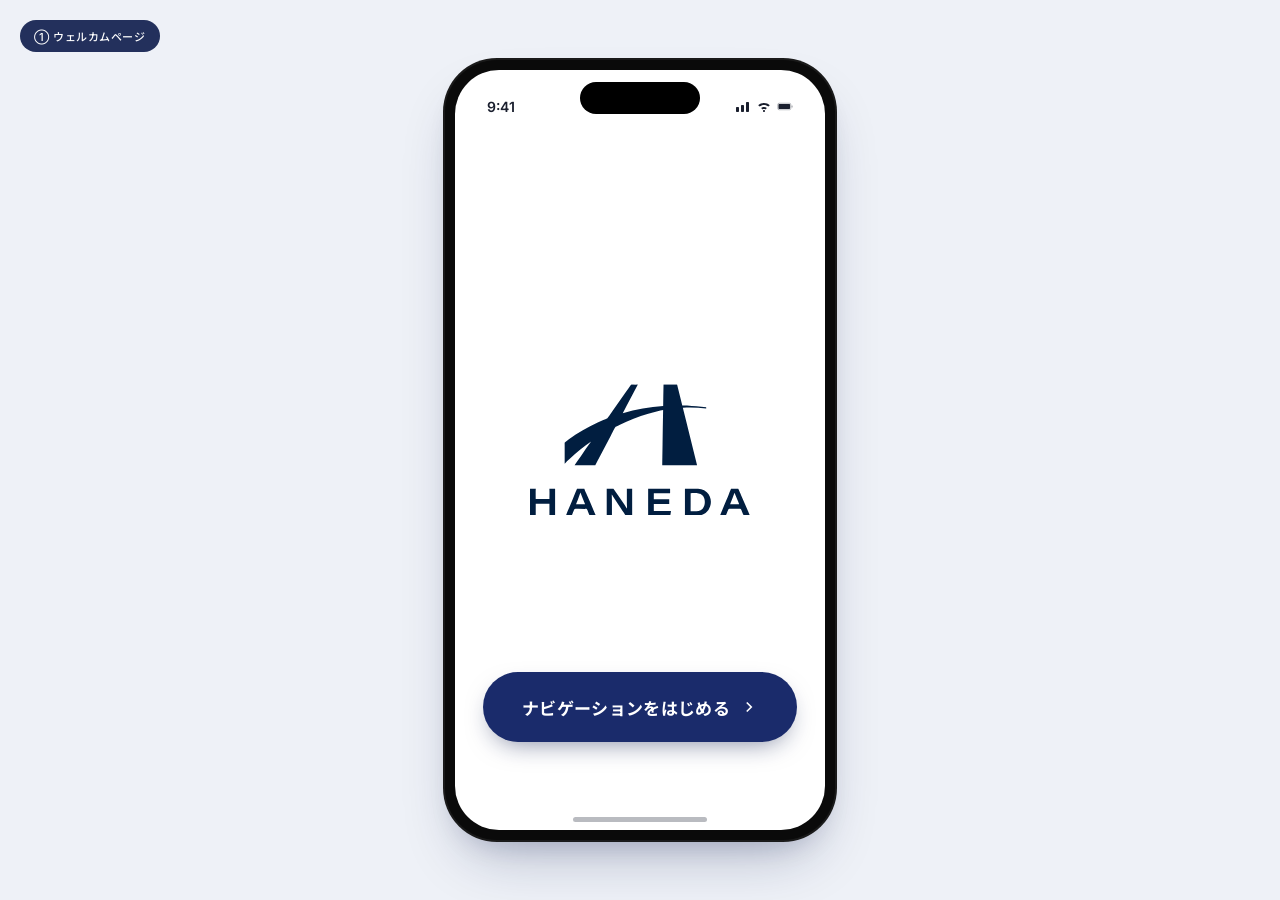
<file: index.html>
<!DOCTYPE html>
<html lang="ja">
<head>
<meta charset="UTF-8" />
<meta name="viewport" content="width=device-width, initial-scale=1.0, viewport-fit=cover, interactive-widget=resizes-content" />
<title>HANEDA — ウェルカム</title>
<link href="https://fonts.googleapis.com/css2?family=Inter:wght@300;400;500;600;700;800&family=Noto+Sans+JP:wght@300;400;500;600;700&display=swap" rel="stylesheet" />
<link rel="stylesheet" href="styles.css" />
</head>
<body>
<div class="flow-hint">① ウェルカムページ</div>
<div class="stage">
  <div class="phone">
    <div class="screen screen-login">
      <div class="status-bar">
        <span>9:41</span>
        <div class="status-icons">
          <svg viewBox="0 0 16 11" fill="none"><path d="M1 7c0-.6.4-1 1-1h1c.6 0 1 .4 1 1v3c0 .6-.4 1-1 1H2c-.6 0-1-.4-1-1V7zm5-2c0-.6.4-1 1-1h1c.6 0 1 .4 1 1v5c0 .6-.4 1-1 1H7c-.6 0-1-.4-1-1V5zm5-3c0-.6.4-1 1-1h1c.6 0 1 .4 1 1v8c0 .6-.4 1-1 1h-1c-.6 0-1-.4-1-1V2z" fill="currentColor"/></svg>
          <svg viewBox="0 0 16 11" fill="none"><path d="M8 2c2.2 0 4.2.8 5.8 2.2l-1.4 1.4C11.1 4.5 9.6 4 8 4s-3.1.5-4.4 1.6L2.2 4.2C3.8 2.8 5.8 2 8 2zM8 6c1.1 0 2.1.4 2.9 1l-1.4 1.4C9.1 8.1 8.6 8 8 8c-.6 0-1.1.1-1.5.4L5.1 7c.8-.6 1.8-1 2.9-1zm0 3c.6 0 1 .4 1 1s-.4 1-1 1-1-.4-1-1 .4-1 1-1z" fill="currentColor"/></svg>
          <svg viewBox="0 0 22 11" fill="none"><rect x="1" y="1" width="18" height="9" rx="2" stroke="currentColor" stroke-opacity="0.4"/><rect x="2" y="2" width="16" height="7" rx="1" fill="currentColor"/><rect x="20" y="4" width="1.5" height="3" rx="0.5" fill="currentColor" opacity="0.4"/></svg>
        </div>
      </div>

      <div class="login-brand">
        <img src="images/logo_haneda.svg" alt="HANEDA — Tokyo International Airport" class="brand-logo" />
      </div>

      <div class="login-actions">
        <a href="main.html" class="btn-primary">
          <span>ナビゲーションをはじめる</span>
          <svg width="18" height="18" viewBox="0 0 24 24" fill="none" stroke="currentColor" stroke-width="2.2"><polyline points="9 18 15 12 9 6"/></svg>
        </a>
      </div>

      <div class="home-ind"></div>
    </div>
  </div>
</div>
</body>
</html>
</file>
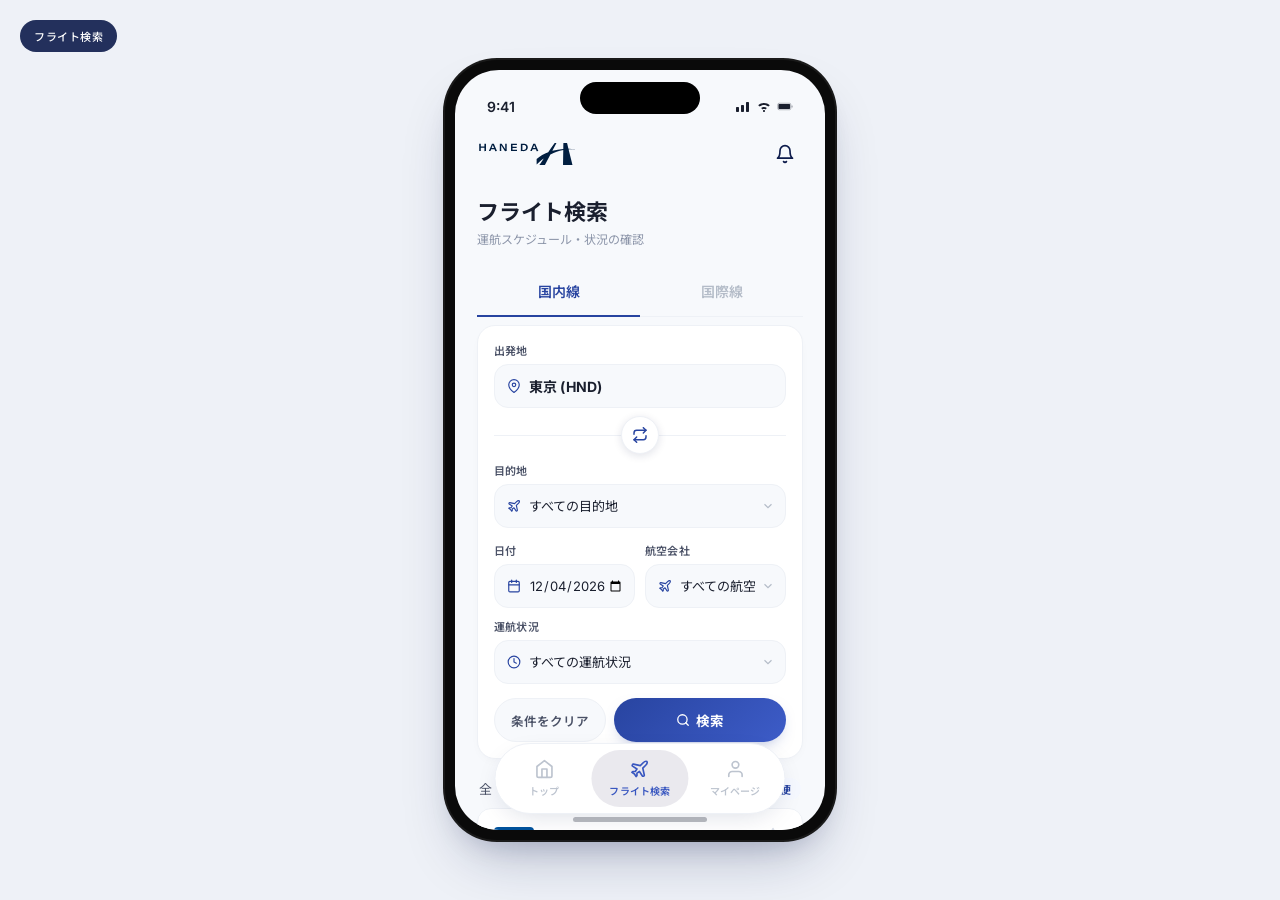
<file: flights.html>
<!DOCTYPE html>
<html lang="ja">
<head>
<meta charset="UTF-8" />
<meta name="viewport" content="width=device-width, initial-scale=1.0, viewport-fit=cover, interactive-widget=resizes-content" />
<title>HANEDA — フライト検索</title>
<link href="https://fonts.googleapis.com/css2?family=Inter:wght@300;400;500;600;700;800&family=Noto+Sans+JP:wght@300;400;500;600;700&display=swap" rel="stylesheet" />
<link rel="stylesheet" href="styles.css" />
</head>
<body>
<div class="flow-hint">フライト検索</div>
<div class="stage">
  <div class="phone">
    <div class="screen screen-flights">
      <div class="status-bar">
        <span>9:41</span>
        <div class="status-icons">
          <svg viewBox="0 0 16 11" fill="none"><path d="M1 7c0-.6.4-1 1-1h1c.6 0 1 .4 1 1v3c0 .6-.4 1-1 1H2c-.6 0-1-.4-1-1V7zm5-2c0-.6.4-1 1-1h1c.6 0 1 .4 1 1v5c0 .6-.4 1-1 1H7c-.6 0-1-.4-1-1V5zm5-3c0-.6.4-1 1-1h1c.6 0 1 .4 1 1v8c0 .6-.4 1-1 1h-1c-.6 0-1-.4-1-1V2z" fill="currentColor"/></svg>
          <svg viewBox="0 0 16 11" fill="none"><path d="M8 2c2.2 0 4.2.8 5.8 2.2l-1.4 1.4C11.1 4.5 9.6 4 8 4s-3.1.5-4.4 1.6L2.2 4.2C3.8 2.8 5.8 2 8 2zM8 6c1.1 0 2.1.4 2.9 1l-1.4 1.4C9.1 8.1 8.6 8 8 8c-.6 0-1.1.1-1.5.4L5.1 7c.8-.6 1.8-1 2.9-1zm0 3c.6 0 1 .4 1 1s-.4 1-1 1-1-.4-1-1 .4-1 1-1z" fill="currentColor"/></svg>
          <svg viewBox="0 0 22 11" fill="none"><rect x="1" y="1" width="18" height="9" rx="2" stroke="currentColor" stroke-opacity="0.4"/><rect x="2" y="2" width="16" height="7" rx="1" fill="currentColor"/><rect x="20" y="4" width="1.5" height="3" rx="0.5" fill="currentColor" opacity="0.4"/></svg>
        </div>
      </div>

      <!-- Header (logo + bell) -->
      <div class="topbar">
        <a href="main.html" class="topbar-logo" aria-label="HANEDA">
          <img src="images/logo_yoko.svg" alt="HANEDA" />
        </a>
        <button class="icon-btn" aria-label="notifications">
          <svg width="20" height="20" viewBox="0 0 24 24" fill="none" stroke="currentColor" stroke-width="2" stroke-linecap="round" stroke-linejoin="round"><path d="M18 8A6 6 0 0 0 6 8c0 7-3 9-3 9h18s-3-2-3-9"/><path d="M13.73 21a2 2 0 0 1-3.46 0"/></svg>
        </button>
      </div>

      <div class="page-header">
        <h1>フライト検索</h1>
        <p class="page-sub">運航スケジュール・状況の確認</p>
      </div>

      <div class="flights-body">

        <!-- 国内線 / 国際線 tabs -->
        <div class="cat-tabs" role="tablist">
          <button type="button" class="cat-tab active" data-cat="domestic" role="tab">国内線</button>
          <button type="button" class="cat-tab" data-cat="international" role="tab">国際線</button>
        </div>

        <!-- Filter card -->
        <div class="filter-card">

          <!-- From / To with swap -->
          <div class="route-row" id="routeRow"></div>

          <!-- Date / Airline / Status -->
          <div class="filter-grid">
            <div class="filter-group">
              <div class="filter-label">日付</div>
              <div class="field-input filter-input">
                <div class="lead lead-locate">
                  <svg width="16" height="16" viewBox="0 0 24 24" fill="none" stroke="currentColor" stroke-width="2" stroke-linecap="round" stroke-linejoin="round"><rect x="3" y="4" width="18" height="18" rx="2"/><line x1="16" y1="2" x2="16" y2="6"/><line x1="8" y1="2" x2="8" y2="6"/><line x1="3" y1="10" x2="21" y2="10"/></svg>
                </div>
                <input type="date" id="filterDate" />
              </div>
            </div>

            <div class="filter-group">
              <div class="filter-label">航空会社</div>
              <div class="field-input filter-input">
                <div class="lead lead-locate">
                  <svg width="16" height="16" viewBox="0 0 24 24" fill="none" stroke="currentColor" stroke-width="2" stroke-linecap="round" stroke-linejoin="round"><path d="M17.8 19.2 16 11l3.5-3.5C21 6 21.5 4 21 3c-1-.5-3 0-4.5 1.5L13 8 4.8 6.2c-.5-.1-.9.1-1.1.5l-.3.5c-.2.5-.1 1 .3 1.3L9 12l-2 3H4l-1 1 3 2 2 3 1-1v-3l3-2 3.5 5.3c.3.4.8.5 1.3.3l.5-.2c.4-.3.6-.7.5-1.2z"/></svg>
                </div>
                <select id="filterAirline"></select>
                <div class="trail"><svg width="14" height="14" viewBox="0 0 24 24" fill="none" stroke="currentColor" stroke-width="2"><polyline points="6 9 12 15 18 9"/></svg></div>
              </div>
            </div>

            <div class="filter-group full">
              <div class="filter-label">運航状況</div>
              <div class="field-input filter-input">
                <div class="lead lead-locate">
                  <svg width="16" height="16" viewBox="0 0 24 24" fill="none" stroke="currentColor" stroke-width="2" stroke-linecap="round" stroke-linejoin="round"><circle cx="12" cy="12" r="10"/><polyline points="12 6 12 12 16 14"/></svg>
                </div>
                <select id="filterStatus">
                  <option value="">すべての運航状況</option>
                  <option value="on-time">定刻</option>
                  <option value="delayed">遅延</option>
                  <option value="cancelled">欠航</option>
                  <option value="changed">ゲート変更</option>
                </select>
                <div class="trail"><svg width="14" height="14" viewBox="0 0 24 24" fill="none" stroke="currentColor" stroke-width="2"><polyline points="6 9 12 15 18 9"/></svg></div>
              </div>
            </div>
          </div>

          <div class="filter-actions">
            <button type="button" class="btn-clear" id="filterClear">条件をクリア</button>
            <button type="button" class="btn-apply" id="filterApply">
              <svg width="14" height="14" viewBox="0 0 24 24" fill="none" stroke="currentColor" stroke-width="2.2" stroke-linecap="round"><circle cx="11" cy="11" r="8"/><line x1="21" y1="21" x2="16.65" y2="16.65"/></svg>
              検索
            </button>
          </div>
        </div>

        <!-- Results header -->
        <div class="results-header-bar">
          <span class="rc">全 <strong id="resultCount">0</strong> 件</span>
          <span class="rs" id="resultSubtitle">出発便</span>
        </div>

        <!-- Flight list -->
        <div class="flight-list" id="flightList"></div>

        <!-- Empty state -->
        <div class="flight-empty" id="flightEmpty" hidden>
          <svg width="40" height="40" viewBox="0 0 24 24" fill="none" stroke="currentColor" stroke-width="1.5" stroke-linecap="round" stroke-linejoin="round"><circle cx="11" cy="11" r="8"/><line x1="21" y1="21" x2="16.65" y2="16.65"/></svg>
          <div class="empty-title">該当するフライトが見つかりません</div>
          <div class="empty-sub">条件を変更してお試しください</div>
        </div>
      </div>

      <nav class="bottom-nav">
        <a href="main.html" class="nav-item">
          <svg width="20" height="20" viewBox="0 0 24 24" fill="none" stroke="currentColor" stroke-width="2" stroke-linecap="round" stroke-linejoin="round"><path d="m3 9 9-7 9 7v11a2 2 0 0 1-2 2H5a2 2 0 0 1-2-2z"/><polyline points="9 22 9 12 15 12 15 22"/></svg>
          <span>トップ</span>
        </a>
        <a href="flights.html" class="nav-item active">
          <svg width="20" height="20" viewBox="0 0 24 24" fill="none" stroke="currentColor" stroke-width="2" stroke-linecap="round" stroke-linejoin="round"><path d="M17.8 19.2 16 11l3.5-3.5C21 6 21.5 4 21 3c-1-.5-3 0-4.5 1.5L13 8 4.8 6.2c-.5-.1-.9.1-1.1.5l-.3.5c-.2.5-.1 1 .3 1.3L9 12l-2 3H4l-1 1 3 2 2 3 1-1v-3l3-2 3.5 5.3c.3.4.8.5 1.3.3l.5-.2c.4-.3.6-.7.5-1.2z"/></svg>
          <span>フライト検索</span>
        </a>
        <a href="#" class="nav-item">
          <svg width="20" height="20" viewBox="0 0 24 24" fill="none" stroke="currentColor" stroke-width="2" stroke-linecap="round" stroke-linejoin="round"><path d="M20 21v-2a4 4 0 0 0-4-4H8a4 4 0 0 0-4 4v2"/><circle cx="12" cy="7" r="4"/></svg>
          <span>マイページ</span>
        </a>
      </nav>

      <div class="home-ind"></div>
    </div>
  </div>
</div>

<script>
(() => {
  // ---- Airport data ----
  const DOMESTIC_AIRPORTS = {
    '北海道': [
      ['CTS','新千歳'],['HKD','函館'],['AKJ','旭川'],['KUH','釧路'],['OBO','帯広'],['MMB','女満別'],['WKJ','稚内'],
    ],
    '東北': [
      ['AOJ','青森'],['MSJ','三沢'],['AXT','秋田'],['GAJ','山形'],['SDJ','仙台'],['FKS','福島'],
    ],
    '中部・北陸': [
      ['NGO','中部国際'],['TOY','富山'],['KMQ','小松'],['FSZ','静岡'],['NTQ','能登'],['NJA','新潟'],
    ],
    '関西': [
      ['ITM','大阪 (伊丹)'],['KIX','関西国際'],['UKB','神戸'],['SHM','南紀白浜'],
    ],
    '中国・四国': [
      ['OKJ','岡山'],['HIJ','広島'],['UBJ','山口宇部'],['IZO','出雲'],['HSG','佐賀'],
      ['TAK','高松'],['MYJ','松山'],['TKS','徳島'],['KCZ','高知'],
    ],
    '九州': [
      ['FUK','福岡'],['KKJ','北九州'],['NGS','長崎'],['KMJ','熊本'],['OIT','大分'],['KMI','宮崎'],['KOJ','鹿児島'],
    ],
    '沖縄': [
      ['OKA','那覇'],['MMY','宮古'],['ISG','石垣'],
    ],
  };

  const INTERNATIONAL_AIRPORTS = {
    'アジア': [
      ['ICN','ソウル (仁川)'],['GMP','ソウル (金浦)'],['PUS','釜山'],
      ['PEK','北京'],['PVG','上海 (浦東)'],['HKG','香港'],
      ['TPE','台北 (桃園)'],['TSA','台北 (松山)'],['KHH','高雄'],
      ['BKK','バンコク'],['SIN','シンガポール'],['KUL','クアラルンプール'],
      ['MNL','マニラ'],['CGK','ジャカルタ'],['HAN','ハノイ'],['SGN','ホーチミン'],
    ],
    '北米': [
      ['JFK','ニューヨーク (JFK)'],['LAX','ロサンゼルス'],['SFO','サンフランシスコ'],
      ['SEA','シアトル'],['ORD','シカゴ'],['IAD','ワシントン (DC)'],
      ['HNL','ホノルル'],['YVR','バンクーバー'],['YYZ','トロント'],
    ],
    '欧州': [
      ['LHR','ロンドン (ヒースロー)'],['CDG','パリ (シャルル・ド・ゴール)'],
      ['FRA','フランクフルト'],['MUC','ミュンヘン'],['AMS','アムステルダム'],
      ['HEL','ヘルシンキ'],['VIE','ウィーン'],['IST','イスタンブール'],
      ['FCO','ローマ'],['MXP','ミラノ'],['MAD','マドリード'],
    ],
    'オセアニア': [
      ['SYD','シドニー'],['MEL','メルボルン'],['AKL','オークランド'],
    ],
    '中東・アフリカ': [
      ['DXB','ドバイ'],['DOH','ドーハ'],
    ],
  };

  const DOMESTIC_AIRLINES = [
    'ANA / 全日本空輸','JAL / 日本航空','SKY / スカイマーク','ADO / AIR DO',
    'SFJ / スターフライヤー','SNA / ソラシド エア','IBX / IBEXエアラインズ','JTA / 日本トランスオーシャン航空',
  ];
  const INTERNATIONAL_AIRLINES = [
    'ANA / 全日本空輸','JAL / 日本航空',
    'BA / ブリティッシュ・エアウェイズ','AF / エールフランス','KL / KLMオランダ航空',
    'KE / 大韓航空','OZ / アシアナ航空','CA / 中国国際航空','CX / キャセイパシフィック航空',
    'SQ / シンガポール航空','TG / タイ国際航空',
    'AA / アメリカン航空','DL / デルタ航空','UA / ユナイテッド航空',
    'AC / エア・カナダ','QF / カンタス航空',
  ];

  // ---- Mock flight data ----
  const FLIGHTS = [
    // Domestic — departures from HND
    { cat: 'domestic', dir: 'dep', no: 'NH53',  airline: 'ANA', from: '東京 (HND)', fromCode:'HND', to: '札幌 (CTS)',     toCode:'CTS', dep:'08:30', arr:'10:00', gate:'64',  terminal:2, status:'on-time' },
    { cat: 'domestic', dir: 'dep', no: 'JL101', airline: 'JAL', from: '東京 (HND)', fromCode:'HND', to: '大阪 (ITM)',     toCode:'ITM', dep:'09:00', arr:'10:10', gate:'14',  terminal:1, status:'on-time' },
    { cat: 'domestic', dir: 'dep', no: 'NH241', airline: 'ANA', from: '東京 (HND)', fromCode:'HND', to: '福岡 (FUK)',     toCode:'FUK', dep:'11:30', arr:'13:30', gate:'67',  terminal:2, status:'delayed', delayMin:15 },
    { cat: 'domestic', dir: 'dep', no: 'JL305', airline: 'JAL', from: '東京 (HND)', fromCode:'HND', to: '那覇 (OKA)',     toCode:'OKA', dep:'12:00', arr:'14:50', gate:'23',  terminal:1, status:'on-time' },
    { cat: 'domestic', dir: 'dep', no: 'NH85',  airline: 'ANA', from: '東京 (HND)', fromCode:'HND', to: '広島 (HIJ)',     toCode:'HIJ', dep:'13:15', arr:'14:40', gate:'69',  terminal:2, status:'on-time' },
    { cat: 'domestic', dir: 'dep', no: 'SKY719',airline: 'SKY', from: '東京 (HND)', fromCode:'HND', to: '熊本 (KMJ)',     toCode:'KMJ', dep:'14:00', arr:'15:55', gate:'22',  terminal:1, status:'cancelled' },
    // Domestic — arrivals to HND
    { cat: 'domestic', dir: 'arr', no: 'NH54',  airline: 'ANA', from: '札幌 (CTS)', fromCode:'CTS', to: '東京 (HND)',     toCode:'HND', dep:'07:00', arr:'08:30', gate:'60',  terminal:2, status:'on-time' },
    { cat: 'domestic', dir: 'arr', no: 'JL102', airline: 'JAL', from: '大阪 (ITM)', fromCode:'ITM', to: '東京 (HND)',     toCode:'HND', dep:'10:30', arr:'11:35', gate:'15',  terminal:1, status:'on-time' },
    { cat: 'domestic', dir: 'arr', no: 'JL920', airline: 'JAL', from: '那覇 (OKA)', fromCode:'OKA', to: '東京 (HND)',     toCode:'HND', dep:'09:15', arr:'12:00', gate:'13',  terminal:1, status:'changed', gateChangedFrom:'11' },

    // International — departures from HND
    { cat: 'international', dir: 'dep', no: 'NH123', airline: 'ANA', from: '東京 (HND)', fromCode:'HND', to: 'ロンドン (LHR)',         toCode:'LHR', dep:'13:00', arr:'17:55', gate:'112', terminal:3, status:'on-time' },
    { cat: 'international', dir: 'dep', no: 'JL45',  airline: 'JAL', from: '東京 (HND)', fromCode:'HND', to: 'パリ (CDG)',             toCode:'CDG', dep:'14:30', arr:'19:30', gate:'115', terminal:3, status:'delayed', delayMin:30 },
    { cat: 'international', dir: 'dep', no: 'NH67',  airline: 'ANA', from: '東京 (HND)', fromCode:'HND', to: 'シンガポール (SIN)',     toCode:'SIN', dep:'16:00', arr:'22:30', gate:'108', terminal:3, status:'on-time' },
    { cat: 'international', dir: 'dep', no: 'JL456', airline: 'JAL', from: '東京 (HND)', fromCode:'HND', to: 'サンフランシスコ (SFO)', toCode:'SFO', dep:'17:30', arr:'11:00', gate:'102', terminal:3, status:'cancelled' },
    { cat: 'international', dir: 'dep', no: 'NH211', airline: 'ANA', from: '東京 (HND)', fromCode:'HND', to: 'ニューヨーク (JFK)',     toCode:'JFK', dep:'18:00', arr:'17:30', gate:'110', terminal:3, status:'on-time' },
    { cat: 'international', dir: 'dep', no: 'NH200', airline: 'ANA', from: '東京 (HND)', fromCode:'HND', to: 'ロサンゼルス (LAX)',     toCode:'LAX', dep:'21:55', arr:'15:30', gate:'105', terminal:3, status:'changed', gateChangedFrom:'107' },
    // International — arrivals to HND
    { cat: 'international', dir: 'arr', no: 'JL400', airline: 'JAL', from: 'ロサンゼルス (LAX)', fromCode:'LAX', to: '東京 (HND)', toCode:'HND', dep:'20:30', arr:'11:45', gate:'146', terminal:3, status:'on-time' },
    { cat: 'international', dir: 'arr', no: 'NH7',   airline: 'ANA', from: 'シカゴ (ORD)',       fromCode:'ORD', to: '東京 (HND)', toCode:'HND', dep:'11:30', arr:'15:00', gate:'148', terminal:3, status:'on-time' },
    { cat: 'international', dir: 'arr', no: 'NH849', airline: 'ANA', from: 'バンコク (BKK)',     fromCode:'BKK', to: '東京 (HND)', toCode:'HND', dep:'07:00', arr:'12:30', gate:'142', terminal:3, status:'delayed', delayMin:15 },
    { cat: 'international', dir: 'arr', no: 'JL44',  airline: 'JAL', from: 'パリ (CDG)',         fromCode:'CDG', to: '東京 (HND)', toCode:'HND', dep:'13:25', arr:'08:55', gate:'141', terminal:3, status:'on-time' },
  ];

  const STATUS_LABEL = {
    'on-time':'定刻','delayed':'遅延','cancelled':'欠航','changed':'ゲート変更',
  };

  const $ = (id) => document.getElementById(id);

  // ---- State ----
  const today = new Date();
  const todayStr = `${today.getFullYear()}-${String(today.getMonth()+1).padStart(2,'0')}-${String(today.getDate()).padStart(2,'0')}`;
  const state = {
    category: 'domestic',  // 'domestic' | 'international'
    routeMode: 'dep',      // 'dep' = HND→other (出発), 'arr' = other→HND (到着)
    airportCode: '',       // selected non-HND airport
  };

  // ---- HTML builders ----
  function airportOptionsHTML(catData, defaultText) {
    let html = `<option value="">${defaultText}</option>`;
    Object.entries(catData).forEach(([region, list]) => {
      html += `<optgroup label="${region}">`;
      list.forEach(([code, name]) => {
        html += `<option value="${code}">${name} (${code})</option>`;
      });
      html += `</optgroup>`;
    });
    return html;
  }

  function airlineOptionsHTML(arr) {
    let html = '<option value="">すべての航空会社</option>';
    arr.forEach((a) => { html += `<option>${a}</option>`; });
    return html;
  }

  function planeIconSVG() {
    return `<svg width="16" height="16" viewBox="0 0 24 24" fill="none" stroke="currentColor" stroke-width="2" stroke-linecap="round" stroke-linejoin="round"><path d="M17.8 19.2 16 11l3.5-3.5C21 6 21.5 4 21 3c-1-.5-3 0-4.5 1.5L13 8 4.8 6.2c-.5-.1-.9.1-1.1.5l-.3.5c-.2.5-.1 1 .3 1.3L9 12l-2 3H4l-1 1 3 2 2 3 1-1v-3l3-2 3.5 5.3c.3.4.8.5 1.3.3l.5-.2c.4-.3.6-.7.5-1.2z"/></svg>`;
  }
  function pinIconSVG() {
    return `<svg width="16" height="16" viewBox="0 0 24 24" fill="none" stroke="currentColor" stroke-width="2" stroke-linecap="round" stroke-linejoin="round"><circle cx="12" cy="10" r="3"/><path d="M21 10c0 7-9 13-9 13s-9-6-9-13a9 9 0 0 1 18 0z"/></svg>`;
  }
  function chevronSVG() {
    return `<svg width="14" height="14" viewBox="0 0 24 24" fill="none" stroke="currentColor" stroke-width="2"><polyline points="6 9 12 15 18 9"/></svg>`;
  }

  function hndBlockHTML(label) {
    return `
      <div class="filter-group">
        <div class="filter-label">${label}</div>
        <div class="field-input filter-input filter-static">
          <div class="lead lead-locate">${pinIconSVG()}</div>
          <div class="hnd-static">東京 (HND)</div>
        </div>
      </div>`;
  }

  function airportBlockHTML(label, defaultText) {
    const data = state.category === 'domestic' ? DOMESTIC_AIRPORTS : INTERNATIONAL_AIRPORTS;
    return `
      <div class="filter-group">
        <div class="filter-label">${label}</div>
        <div class="field-input filter-input">
          <div class="lead lead-locate">${planeIconSVG()}</div>
          <select id="airportSelect">${airportOptionsHTML(data, defaultText)}</select>
          <div class="trail">${chevronSVG()}</div>
        </div>
      </div>`;
  }

  function swapButtonHTML() {
    return `
      <div class="route-swap-row">
        <button type="button" class="route-swap" id="routeSwap" aria-label="出発地と目的地を入れ替え">
          <svg width="16" height="16" viewBox="0 0 24 24" fill="none" stroke="currentColor" stroke-width="2.2" stroke-linecap="round" stroke-linejoin="round"><polyline points="17 1 21 5 17 9"/><path d="M3 11V9a4 4 0 0 1 4-4h14"/><polyline points="7 23 3 19 7 15"/><path d="M21 13v2a4 4 0 0 1-4 4H3"/></svg>
        </button>
      </div>`;
  }

  // ---- Render route row ----
  function renderRouteRow() {
    const wrap = $('routeRow');
    const dropdownLabel = state.routeMode === 'dep' ? '目的地' : '出発地';
    const dropdownDefault = state.routeMode === 'dep' ? 'すべての目的地' : 'すべての出発地';
    const hndLabel = state.routeMode === 'dep' ? '出発地' : '目的地';

    if (state.routeMode === 'dep') {
      wrap.innerHTML = hndBlockHTML(hndLabel) + swapButtonHTML() + airportBlockHTML(dropdownLabel, dropdownDefault);
    } else {
      wrap.innerHTML = airportBlockHTML(dropdownLabel, dropdownDefault) + swapButtonHTML() + hndBlockHTML(hndLabel);
    }
    // Restore selection
    const sel = $('airportSelect');
    if (sel) {
      sel.value = state.airportCode || '';
      sel.addEventListener('change', () => {
        state.airportCode = sel.value;
        render();
      });
    }
    $('routeSwap').addEventListener('click', onSwap);
  }

  function onSwap() {
    state.routeMode = state.routeMode === 'dep' ? 'arr' : 'dep';
    renderRouteRow();
    render();
  }

  // ---- Tabs (国内線 / 国際線) ----
  document.querySelectorAll('.cat-tab').forEach((tab) => {
    tab.addEventListener('click', () => {
      document.querySelectorAll('.cat-tab').forEach((t) => t.classList.remove('active'));
      tab.classList.add('active');
      state.category = tab.dataset.cat;
      state.airportCode = ''; // reset airport selection (different list)
      renderRouteRow();
      $('filterAirline').innerHTML = airlineOptionsHTML(
        state.category === 'domestic' ? DOMESTIC_AIRLINES : INTERNATIONAL_AIRLINES
      );
      render();
    });
  });

  // Init airline + date + status listeners
  $('filterDate').value = todayStr;
  $('filterAirline').innerHTML = airlineOptionsHTML(DOMESTIC_AIRLINES);
  ['filterAirline', 'filterStatus', 'filterDate'].forEach((id) => {
    $(id).addEventListener('change', render);
  });

  $('filterApply').addEventListener('click', render);

  $('filterClear').addEventListener('click', () => {
    state.routeMode = 'dep';
    state.airportCode = '';
    $('filterDate').value = todayStr;
    $('filterAirline').value = '';
    $('filterStatus').value = '';
    renderRouteRow();
    render();
  });

  // ---- Flight rendering ----
  function statusBadge(f) {
    const cls = `status-badge status-${f.status}`;
    let label = STATUS_LABEL[f.status];
    if (f.status === 'delayed' && f.delayMin) label += ` ${f.delayMin}分`;
    return `<span class="${cls}">${label}</span>`;
  }

  function flightCard(f) {
    const time = f.dir === 'dep' ? f.dep : f.arr;
    return `
      <div class="flight-card">
        <div class="flight-card-top">
          <div class="flight-no">
            <span class="flight-airline ${f.airline.toLowerCase()}">${f.airline}</span>
            <span class="flight-num">${f.no}</span>
          </div>
          <button class="flight-fav" aria-label="マイフライトに登録">
            <svg width="18" height="18" viewBox="0 0 24 24" fill="none" stroke="currentColor" stroke-width="2" stroke-linecap="round" stroke-linejoin="round"><polygon points="12 2 15.09 8.26 22 9.27 17 14.14 18.18 21.02 12 17.77 5.82 21.02 7 14.14 2 9.27 8.91 8.26 12 2"/></svg>
          </button>
        </div>
        <div class="flight-time-row">
          <div class="flight-time">${time}</div>
          ${statusBadge(f)}
        </div>
        <div class="flight-route">${f.from} <span class="arr">→</span> ${f.to}</div>
        <div class="flight-meta">
          <span>ゲート <strong>${f.gate}</strong></span>
          <span>第${f.terminal}ターミナル</span>
          ${f.status === 'changed' && f.gateChangedFrom ? `<span class="changed-note">${f.gateChangedFrom} → ${f.gate}</span>` : ''}
        </div>
      </div>`;
  }

  function render() {
    const dir = state.routeMode;
    const airlineCode = ($('filterAirline').value || '').split(' ')[0];
    const status = $('filterStatus').value;
    const airport = state.airportCode;

    const filtered = FLIGHTS.filter((f) => {
      if (f.cat !== state.category) return false;
      if (f.dir !== dir) return false;
      if (airport) {
        const otherCode = dir === 'dep' ? f.toCode : f.fromCode;
        if (otherCode !== airport) return false;
      }
      if (airlineCode && f.airline !== airlineCode) return false;
      if (status && f.status !== status) return false;
      return true;
    });

    $('resultCount').textContent = filtered.length;
    $('resultSubtitle').textContent = dir === 'dep' ? '出発便' : '到着便';
    $('flightList').innerHTML = filtered.map(flightCard).join('');
    $('flightEmpty').hidden = filtered.length > 0;
  }

  // Star toggle (delegated)
  $('flightList').addEventListener('click', (e) => {
    const btn = e.target.closest('.flight-fav');
    if (btn) {
      btn.classList.toggle('on');
      e.stopPropagation();
    }
  });

  // Initial render
  renderRouteRow();
  render();
})();
</script>
</body>
</html>
</file>
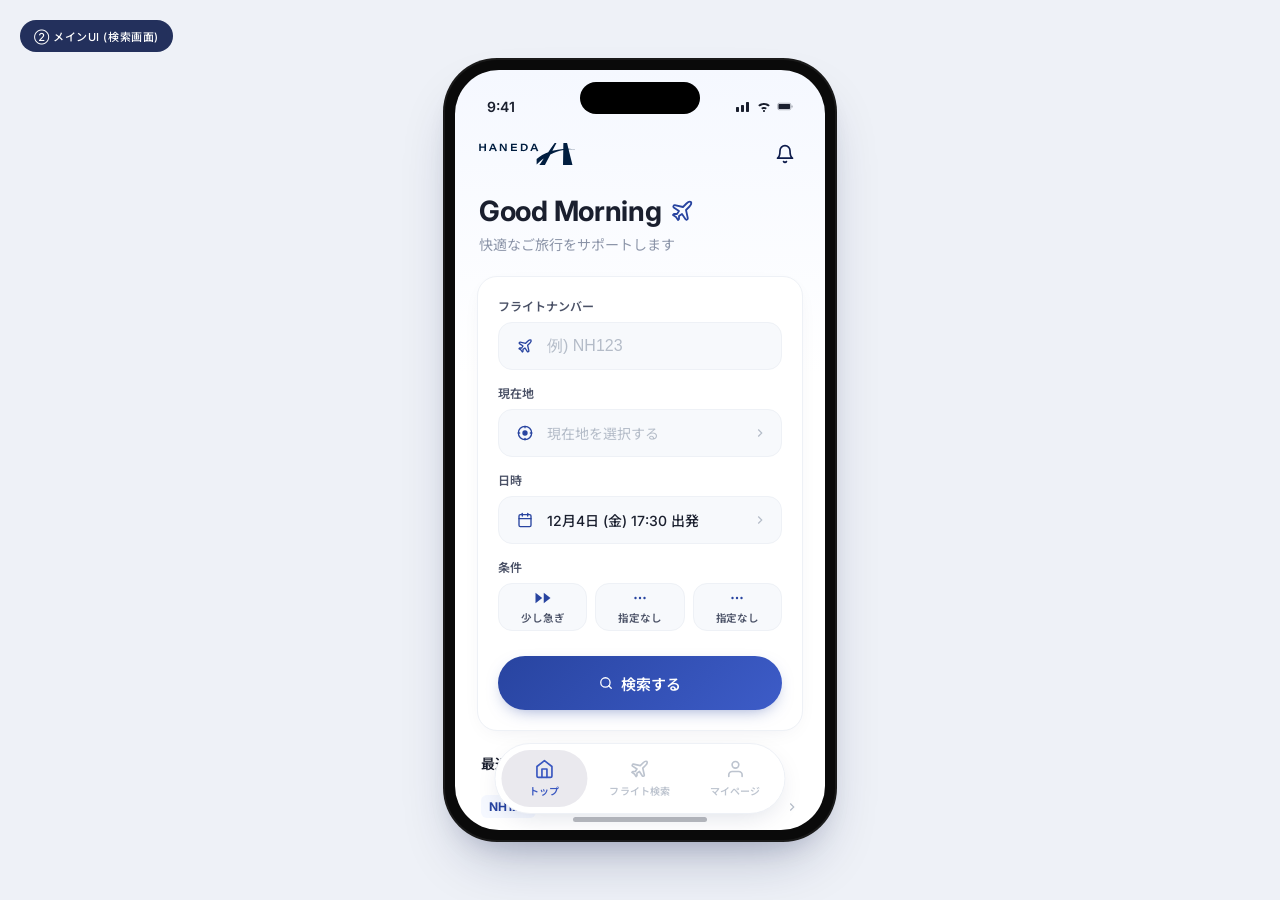
<file: main.html>
<!DOCTYPE html>
<html lang="ja">
<head>
<meta charset="UTF-8" />
<meta name="viewport" content="width=device-width, initial-scale=1.0, viewport-fit=cover, interactive-widget=resizes-content" />
<title>HANEDA — ホーム</title>
<link href="https://fonts.googleapis.com/css2?family=Inter:wght@300;400;500;600;700;800&family=Noto+Sans+JP:wght@300;400;500;600;700&display=swap" rel="stylesheet" />
<link rel="stylesheet" href="styles.css" />
</head>
<body>
<div class="flow-hint">② メインUI (検索画面)</div>
<div class="stage">
  <div class="phone">
    <div class="screen screen-main">
      <div class="status-bar">
        <span>9:41</span>
        <div class="status-icons">
          <svg viewBox="0 0 16 11" fill="none"><path d="M1 7c0-.6.4-1 1-1h1c.6 0 1 .4 1 1v3c0 .6-.4 1-1 1H2c-.6 0-1-.4-1-1V7zm5-2c0-.6.4-1 1-1h1c.6 0 1 .4 1 1v5c0 .6-.4 1-1 1H7c-.6 0-1-.4-1-1V5zm5-3c0-.6.4-1 1-1h1c.6 0 1 .4 1 1v8c0 .6-.4 1-1 1h-1c-.6 0-1-.4-1-1V2z" fill="currentColor"/></svg>
          <svg viewBox="0 0 16 11" fill="none"><path d="M8 2c2.2 0 4.2.8 5.8 2.2l-1.4 1.4C11.1 4.5 9.6 4 8 4s-3.1.5-4.4 1.6L2.2 4.2C3.8 2.8 5.8 2 8 2zM8 6c1.1 0 2.1.4 2.9 1l-1.4 1.4C9.1 8.1 8.6 8 8 8c-.6 0-1.1.1-1.5.4L5.1 7c.8-.6 1.8-1 2.9-1zm0 3c.6 0 1 .4 1 1s-.4 1-1 1-1-.4-1-1 .4-1 1-1z" fill="currentColor"/></svg>
          <svg viewBox="0 0 22 11" fill="none"><rect x="1" y="1" width="18" height="9" rx="2" stroke="currentColor" stroke-opacity="0.4"/><rect x="2" y="2" width="16" height="7" rx="1" fill="currentColor"/><rect x="20" y="4" width="1.5" height="3" rx="0.5" fill="currentColor" opacity="0.4"/></svg>
        </div>
      </div>

      <div class="main-body">
      <div class="topbar">
        <a href="main.html" class="topbar-logo" aria-label="HANEDA">
          <img src="images/logo_yoko.svg" alt="HANEDA" />
        </a>
        <button class="icon-btn" aria-label="notifications">
          <svg width="20" height="20" viewBox="0 0 24 24" fill="none" stroke="currentColor" stroke-width="2" stroke-linecap="round" stroke-linejoin="round"><path d="M18 8A6 6 0 0 0 6 8c0 7-3 9-3 9h18s-3-2-3-9"/><path d="M13.73 21a2 2 0 0 1-3.46 0"/></svg>
        </button>
      </div>

      <div class="greeting">
        <h2>
          Good Morning
          <svg width="24" height="24" viewBox="0 0 24 24" fill="none" stroke="#2844a0" stroke-width="1.8" stroke-linecap="round" stroke-linejoin="round"><path d="M17.8 19.2 16 11l3.5-3.5C21 6 21.5 4 21 3c-1-.5-3 0-4.5 1.5L13 8 4.8 6.2c-.5-.1-.9.1-1.1.5l-.3.5c-.2.5-.1 1 .3 1.3L9 12l-2 3H4l-1 1 3 2 2 3 1-1v-3l3-2 3.5 5.3c.3.4.8.5 1.3.3l.5-.2c.4-.3.6-.7.5-1.2z"/></svg>
        </h2>
        <p>快適なご旅行をサポートします</p>
      </div>

      <form class="search-card" id="searchForm">
        <div class="field" id="flightField">
          <div class="field-label">フライトナンバー</div>
          <div class="field-input">
            <div class="lead"><svg width="16" height="16" viewBox="0 0 24 24" fill="none" stroke="currentColor" stroke-width="2" stroke-linecap="round" stroke-linejoin="round"><path d="M17.8 19.2 16 11l3.5-3.5C21 6 21.5 4 21 3c-1-.5-3 0-4.5 1.5L13 8 4.8 6.2c-.5-.1-.9.1-1.1.5l-.3.5c-.2.5-.1 1 .3 1.3L9 12l-2 3H4l-1 1 3 2 2 3 1-1v-3l3-2 3.5 5.3c.3.4.8.5 1.3.3l.5-.2c.4-.3.6-.7.5-1.2z"/></svg></div>
            <input id="flightInput" type="text" placeholder="例) NH123" autocomplete="off" />
            <button type="button" id="flightClear" class="trail trail-btn" aria-label="クリア" hidden>
              <svg width="14" height="14" viewBox="0 0 24 24" fill="none" stroke="currentColor" stroke-width="2"><circle cx="12" cy="12" r="10"/><line x1="15" y1="9" x2="9" y2="15"/><line x1="9" y1="9" x2="15" y2="15"/></svg>
            </button>
          </div>
          <div class="field-error" id="flightError" role="alert" hidden>
            <svg class="err-ic" viewBox="0 0 24 24" fill="none" stroke="currentColor" stroke-width="2.2" stroke-linecap="round" stroke-linejoin="round"><path d="M10.29 3.86L1.82 18a2 2 0 0 0 1.71 3h16.94a2 2 0 0 0 1.71-3L13.71 3.86a2 2 0 0 0-3.42 0z"/><line x1="12" y1="9" x2="12" y2="13"/><line x1="12" y1="17" x2="12.01" y2="17"/></svg>
            <span class="err-msg"></span>
          </div>
        </div>

        <div class="field" id="locationField">
          <div class="field-label">現在地</div>
          <a href="location.html" class="field-input field-select">
            <div class="lead lead-locate">
              <svg width="16" height="16" viewBox="0 0 24 24" fill="none" stroke="currentColor" stroke-width="2" stroke-linecap="round" stroke-linejoin="round"><circle cx="12" cy="12" r="10"/><line x1="12" y1="2" x2="12" y2="4"/><line x1="12" y1="20" x2="12" y2="22"/><line x1="2" y1="12" x2="4" y2="12"/><line x1="20" y1="12" x2="22" y2="12"/><circle cx="12" cy="12" r="3" fill="currentColor"/></svg>
            </div>
            <span class="field-value is-placeholder" id="locationValue">現在地を選択する</span>
            <div class="trail"><svg width="14" height="14" viewBox="0 0 24 24" fill="none" stroke="currentColor" stroke-width="2"><polyline points="9 18 15 12 9 6"/></svg></div>
          </a>
          <div class="field-error" id="locationError" role="alert" hidden>
            <svg class="err-ic" viewBox="0 0 24 24" fill="none" stroke="currentColor" stroke-width="2.2" stroke-linecap="round" stroke-linejoin="round"><path d="M10.29 3.86L1.82 18a2 2 0 0 0 1.71 3h16.94a2 2 0 0 0 1.71-3L13.71 3.86a2 2 0 0 0-3.42 0z"/><line x1="12" y1="9" x2="12" y2="13"/><line x1="12" y1="17" x2="12.01" y2="17"/></svg>
            <span class="err-msg"></span>
          </div>
        </div>

        <div class="field" id="datetimeField">
          <div class="field-label">日時</div>
          <button type="button" class="field-input field-select" id="datetimeOpen">
            <div class="lead lead-locate">
              <svg width="16" height="16" viewBox="0 0 24 24" fill="none" stroke="currentColor" stroke-width="2" stroke-linecap="round" stroke-linejoin="round"><rect x="3" y="4" width="18" height="18" rx="2"/><line x1="16" y1="2" x2="16" y2="6"/><line x1="8" y1="2" x2="8" y2="6"/><line x1="3" y1="10" x2="21" y2="10"/></svg>
            </div>
            <span class="field-value" id="datetimeValue"></span>
            <div class="trail"><svg width="14" height="14" viewBox="0 0 24 24" fill="none" stroke="currentColor" stroke-width="2"><polyline points="9 18 15 12 9 6"/></svg></div>
          </button>
          <div class="field-error" id="datetimeError" role="alert" hidden>
            <svg class="err-ic" viewBox="0 0 24 24" fill="none" stroke="currentColor" stroke-width="2.2" stroke-linecap="round" stroke-linejoin="round"><path d="M10.29 3.86L1.82 18a2 2 0 0 0 1.71 3h16.94a2 2 0 0 0 1.71-3L13.71 3.86a2 2 0 0 0-3.42 0z"/><line x1="12" y1="9" x2="12" y2="13"/><line x1="12" y1="17" x2="12.01" y2="17"/></svg>
            <span class="err-msg"></span>
          </div>
        </div>

        <div class="field">
          <div class="field-label">条件</div>
          <div class="cond-row">
            <button type="button" class="cond-cell" id="condSpeed">
              <span class="cond-ic" id="condSpeedIcon"></span>
              <span class="cond-tx" id="condSpeedText"></span>
            </button>
            <button type="button" class="cond-cell" id="condTaxi">
              <span class="cond-ic" id="condTaxiIcon"></span>
              <span class="cond-tx" id="condTaxiText"></span>
            </button>
            <button type="button" class="cond-cell" id="condBus">
              <span class="cond-ic" id="condBusIcon"></span>
              <span class="cond-tx" id="condBusText"></span>
            </button>
          </div>
        </div>

        <button class="btn-search" type="submit">
          <svg width="14" height="14" viewBox="0 0 24 24" fill="none" stroke="currentColor" stroke-width="2.2" stroke-linecap="round"><circle cx="11" cy="11" r="8"/><line x1="21" y1="21" x2="16.65" y2="16.65"/></svg>
          検索する
        </button>
      </form>

      <div class="recent">
        <div class="recent-header">
          <span class="t">最近の検索</span>
        </div>
        <a href="route-results.html" class="recent-item">
          <span class="code">NH123</span>
          <span class="route">東京 (羽田) → ロンドン (LHR)</span>
          <svg class="chev" width="14" height="14" viewBox="0 0 24 24" fill="none" stroke="currentColor" stroke-width="2"><polyline points="9 18 15 12 9 6"/></svg>
        </a>
        <a href="route-results.html" class="recent-item">
          <span class="code">JL45</span>
          <span class="route">東京 (羽田) → パリ (CDG)</span>
          <svg class="chev" width="14" height="14" viewBox="0 0 24 24" fill="none" stroke="currentColor" stroke-width="2"><polyline points="9 18 15 12 9 6"/></svg>
        </a>
        <a href="route-results.html" class="recent-item">
          <span class="code">NH67</span>
          <span class="route">東京 (羽田) → シンガポール (SIN)</span>
          <svg class="chev" width="14" height="14" viewBox="0 0 24 24" fill="none" stroke="currentColor" stroke-width="2"><polyline points="9 18 15 12 9 6"/></svg>
        </a>
      </div>
      </div><!-- /main-body -->

      <nav class="bottom-nav">
        <a href="main.html" class="nav-item active">
          <svg width="20" height="20" viewBox="0 0 24 24" fill="none" stroke="currentColor" stroke-width="2" stroke-linecap="round" stroke-linejoin="round"><path d="m3 9 9-7 9 7v11a2 2 0 0 1-2 2H5a2 2 0 0 1-2-2z"/><polyline points="9 22 9 12 15 12 15 22"/></svg>
          <span>トップ</span>
        </a>
        <a href="flights.html" class="nav-item">
          <svg width="20" height="20" viewBox="0 0 24 24" fill="none" stroke="currentColor" stroke-width="2" stroke-linecap="round" stroke-linejoin="round"><path d="M17.8 19.2 16 11l3.5-3.5C21 6 21.5 4 21 3c-1-.5-3 0-4.5 1.5L13 8 4.8 6.2c-.5-.1-.9.1-1.1.5l-.3.5c-.2.5-.1 1 .3 1.3L9 12l-2 3H4l-1 1 3 2 2 3 1-1v-3l3-2 3.5 5.3c.3.4.8.5 1.3.3l.5-.2c.4-.3.6-.7.5-1.2z"/></svg>
          <span>フライト検索</span>
        </a>
        <a href="#" class="nav-item">
          <svg width="20" height="20" viewBox="0 0 24 24" fill="none" stroke="currentColor" stroke-width="2" stroke-linecap="round" stroke-linejoin="round"><path d="M20 21v-2a4 4 0 0 0-4-4H8a4 4 0 0 0-4 4v2"/><circle cx="12" cy="7" r="4"/></svg>
          <span>マイページ</span>
        </a>
      </nav>

      <div class="home-ind"></div>

      <!-- Date/time picker modal -->
      <div class="dt-modal" id="dtModal" aria-hidden="true">
        <div class="dt-backdrop" id="dtBackdrop"></div>
        <div class="dt-sheet" role="dialog" aria-modal="true" aria-labelledby="dtTitle">
          <div class="dt-handle"></div>
          <div class="dt-header">
            <button type="button" class="dt-cancel" id="dtCancel">キャンセル</button>
            <h3 id="dtTitle">日時を選択</h3>
            <span class="dt-spacer"></span>
          </div>

          <div class="dt-toggle" role="tablist">
            <button type="button" class="dt-toggle-btn active" data-mode="depart" role="tab">出発</button>
            <button type="button" class="dt-toggle-btn" data-mode="arrive" role="tab">到着</button>
          </div>

          <div class="dt-picker">
            <div class="dt-wheel" id="wheelDate" data-key="date"></div>
            <div class="dt-wheel" id="wheelHour" data-key="hour"></div>
            <div class="dt-wheel-sep" aria-hidden="true">:</div>
            <div class="dt-wheel" id="wheelMinute" data-key="minute"></div>
            <div class="dt-indicator" aria-hidden="true"></div>
          </div>

          <div class="dt-footer">
            <button type="button" class="dt-done" id="dtDone">完了</button>
          </div>
        </div>
      </div>

      <!-- Speed picker modal (drum-roll) -->
      <div class="dt-modal" id="speedModal" aria-hidden="true">
        <div class="dt-backdrop" data-dismiss="speedModal"></div>
        <div class="dt-sheet" role="dialog" aria-modal="true">
          <div class="dt-handle"></div>
          <div class="dt-header">
            <button type="button" class="dt-cancel" data-dismiss="speedModal">キャンセル</button>
            <h3>歩く速度</h3>
            <span class="dt-spacer"></span>
          </div>
          <div class="dt-picker single">
            <div class="dt-wheel" id="wheelSpeed"></div>
            <div class="dt-indicator" aria-hidden="true"></div>
          </div>
          <div class="dt-footer">
            <button type="button" class="dt-done" id="speedDone">完了</button>
          </div>
        </div>
      </div>

      <!-- Taxi modal (option list) -->
      <div class="dt-modal" id="taxiModal" aria-hidden="true">
        <div class="dt-backdrop" data-dismiss="taxiModal"></div>
        <div class="dt-sheet" role="dialog" aria-modal="true">
          <div class="dt-handle"></div>
          <div class="dt-header">
            <button type="button" class="dt-cancel" data-dismiss="taxiModal">キャンセル</button>
            <h3>タクシー利用</h3>
            <span class="dt-spacer"></span>
          </div>
          <ul class="opt-list" id="taxiList"></ul>
          <div class="dt-footer">
            <button type="button" class="dt-done" id="taxiDone">完了</button>
          </div>
        </div>
      </div>

      <!-- Bus modal (option list) -->
      <div class="dt-modal" id="busModal" aria-hidden="true">
        <div class="dt-backdrop" data-dismiss="busModal"></div>
        <div class="dt-sheet" role="dialog" aria-modal="true">
          <div class="dt-handle"></div>
          <div class="dt-header">
            <button type="button" class="dt-cancel" data-dismiss="busModal">キャンセル</button>
            <h3>バス利用</h3>
            <span class="dt-spacer"></span>
          </div>
          <ul class="opt-list" id="busList"></ul>
          <div class="dt-footer">
            <button type="button" class="dt-done" id="busDone">完了</button>
          </div>
        </div>
      </div>
    </div>
  </div>
</div>

<script>
(() => {
  const DAYS_JA = ['日','月','火','水','木','金','土'];
  const pad2 = (n) => String(n).padStart(2, '0');
  const fmtFull = (d) => `${d.getMonth()+1}月${d.getDate()}日 (${DAYS_JA[d.getDay()]})`;
  const fmtShort = (d) => `${d.getMonth()+1}/${d.getDate()} (${DAYS_JA[d.getDay()]})`;

  // ---- Generate picker data ----
  const startOfToday = new Date();
  startOfToday.setHours(0, 0, 0, 0);
  const RANGE_BACK = 1;     // include yesterday
  const RANGE_AHEAD = 90;   // 90 days ahead
  const datesData = [];
  for (let i = -RANGE_BACK; i <= RANGE_AHEAD; i++) {
    const d = new Date(startOfToday);
    d.setDate(startOfToday.getDate() + i);
    datesData.push({ date: d, full: fmtFull(d), short: fmtShort(d) });
  }
  const todayIdx = RANGE_BACK; // index of today
  const hoursData = Array.from({length: 24}, (_, i) => pad2(i));
  const minutesData = Array.from({length: 12}, (_, i) => pad2(i * 5));

  const ITEM_H = 40;
  const WHEEL_H = 200;
  const PAD = (WHEEL_H - ITEM_H) / 2; // 80

  function buildWheel(wheelEl, items, getLabel) {
    const ul = document.createElement('ul');
    ul.className = 'dt-options';
    items.forEach((it, i) => {
      const li = document.createElement('li');
      li.textContent = getLabel ? getLabel(it) : it;
      li.dataset.index = i;
      ul.appendChild(li);
    });
    wheelEl.innerHTML = '';
    wheelEl.appendChild(ul);
  }

  function snapTo(wheelEl, idx) {
    wheelEl.scrollTop = idx * ITEM_H;
    updateAria(wheelEl);
  }

  function selectedIndex(wheelEl) {
    return Math.max(0, Math.round(wheelEl.scrollTop / ITEM_H));
  }

  function updateAria(wheelEl) {
    const idx = selectedIndex(wheelEl);
    wheelEl.querySelectorAll('li').forEach((li, i) => {
      li.setAttribute('aria-current', i === idx ? 'true' : 'false');
    });
  }

  // ---- Build wheels ----
  const wheels = {
    date:   document.getElementById('wheelDate'),
    hour:   document.getElementById('wheelHour'),
    minute: document.getElementById('wheelMinute'),
  };
  buildWheel(wheels.date, datesData, (d) => d.short);
  buildWheel(wheels.hour, hoursData);
  buildWheel(wheels.minute, minutesData);

  // ---- State ----
  const now = new Date();
  let state = {
    dateIdx: todayIdx,
    hourIdx: now.getHours(),
    minuteIdx: Math.round(now.getMinutes() / 5) % minutesData.length,
    mode: 'depart', // 'depart' | 'arrive'
  };

  // ---- Display ----
  const datetimeValueEl = document.getElementById('datetimeValue');
  function renderField() {
    const d = datesData[state.dateIdx].full;
    const h = hoursData[state.hourIdx];
    const m = minutesData[state.minuteIdx];
    const mode = state.mode === 'depart' ? '出発' : '到着';
    datetimeValueEl.textContent = `${d} ${h}:${m} ${mode}`;
  }
  renderField();

  // ---- Modal open/close ----
  const modal = document.getElementById('dtModal');
  const openBtn = document.getElementById('datetimeOpen');
  const cancelBtn = document.getElementById('dtCancel');
  const backdropEl = document.getElementById('dtBackdrop');
  const doneBtn = document.getElementById('dtDone');

  // Snap wheel scroll on selection update
  Object.values(wheels).forEach((w) => {
    let timer;
    w.addEventListener('scroll', () => {
      clearTimeout(timer);
      timer = setTimeout(() => updateAria(w), 60);
    });
  });

  // Toggle (depart/arrive)
  document.querySelectorAll('.dt-toggle-btn').forEach((btn) => {
    btn.addEventListener('click', () => {
      document.querySelectorAll('.dt-toggle-btn').forEach((b) => b.classList.remove('active'));
      btn.classList.add('active');
      state.mode = btn.dataset.mode;
    });
  });

  function openModal() {
    modal.classList.add('open');
    modal.setAttribute('aria-hidden', 'false');
    document.body.classList.add('modal-open');
    // Sync wheels to state
    requestAnimationFrame(() => {
      snapTo(wheels.date, state.dateIdx);
      snapTo(wheels.hour, state.hourIdx);
      snapTo(wheels.minute, state.minuteIdx);
    });
    // Sync toggle
    document.querySelectorAll('.dt-toggle-btn').forEach((b) => {
      b.classList.toggle('active', b.dataset.mode === state.mode);
    });
  }
  function closeModal() {
    modal.classList.remove('open');
    modal.setAttribute('aria-hidden', 'true');
    document.body.classList.remove('modal-open');
  }

  openBtn.addEventListener('click', openModal);
  cancelBtn.addEventListener('click', closeModal);
  backdropEl.addEventListener('click', closeModal);
  document.addEventListener('keydown', (e) => {
    if (e.key === 'Escape' && modal.classList.contains('open')) closeModal();
  });

  doneBtn.addEventListener('click', () => {
    state.dateIdx = selectedIndex(wheels.date);
    state.hourIdx = selectedIndex(wheels.hour);
    state.minuteIdx = selectedIndex(wheels.minute);
    renderField();
    closeModal();
  });

  // ---- Flight number clear ----
  const flightInput = document.getElementById('flightInput');
  const flightClear = document.getElementById('flightClear');
  function syncFlightClear() {
    flightClear.hidden = !flightInput.value;
  }
  flightInput.addEventListener('input', syncFlightClear);
  flightClear.addEventListener('click', () => {
    flightInput.value = '';
    syncFlightClear();
    flightInput.focus();
  });
  syncFlightClear();

  // ---- Current location: read from localStorage ----
  const locEl = document.getElementById('locationValue');
  const stored = localStorage.getItem('haneda:location');
  if (stored) {
    locEl.textContent = stored;
    locEl.classList.remove('is-placeholder');
  } else {
    locEl.textContent = '現在地を選択する';
    locEl.classList.add('is-placeholder');
  }

  // ============================================
  // Conditions: speed / taxi / bus
  // ============================================
  const ICONS = {
    // speed
    speedFast: '<svg viewBox="0 0 24 24"><polygon points="13 2 3 14 12 14 11 22 21 10 12 10 13 2" fill="currentColor"/></svg>',
    speedSlightlyFast: '<svg viewBox="0 0 24 24"><polygon points="13 19 22 12 13 5 13 19" fill="currentColor"/><polygon points="2 19 11 12 2 5 2 19" fill="currentColor"/></svg>',
    speedSlightlySlow: '<svg viewBox="0 0 24 24" fill="none" stroke="currentColor" stroke-width="2.4" stroke-linecap="round" stroke-linejoin="round"><polyline points="9 18 15 12 9 6"/></svg>',
    speedSlow: '<svg viewBox="0 0 24 24" fill="none" stroke="currentColor" stroke-width="2" stroke-linecap="round" stroke-linejoin="round"><circle cx="12" cy="12" r="10"/><polyline points="12 6 12 12 16 14"/></svg>',
    // taxi
    taxiDefault: '<svg viewBox="0 0 24 24" fill="currentColor"><circle cx="6" cy="12" r="1.6"/><circle cx="12" cy="12" r="1.6"/><circle cx="18" cy="12" r="1.6"/></svg>',
    taxiOnly: '<svg viewBox="0 0 24 24" fill="none" stroke="currentColor" stroke-width="2" stroke-linecap="round" stroke-linejoin="round"><path d="M14 16H9m10 0h3v-3.15a1 1 0 0 0-.84-.99L16 11l-2.7-3.6a1 1 0 0 0-.8-.4H5.24a2 2 0 0 0-1.8 1.1l-.8 1.63A6 6 0 0 0 2 12.42V16h2"/><circle cx="6.5" cy="16.5" r="2"/><circle cx="16.5" cy="16.5" r="2"/></svg>',
    taxiNo: '<svg viewBox="0 0 24 24" fill="none" stroke="currentColor" stroke-width="2" stroke-linecap="round" stroke-linejoin="round"><path d="M14 16H9m10 0h3v-3.15a1 1 0 0 0-.84-.99L16 11l-2.7-3.6a1 1 0 0 0-.8-.4H5.24a2 2 0 0 0-1.8 1.1l-.8 1.63"/><circle cx="6.5" cy="16.5" r="2"/><circle cx="16.5" cy="16.5" r="2"/><line x1="3" y1="3" x2="21" y2="21"/></svg>',
    // bus
    busDefault: '<svg viewBox="0 0 24 24" fill="currentColor"><circle cx="6" cy="12" r="1.6"/><circle cx="12" cy="12" r="1.6"/><circle cx="18" cy="12" r="1.6"/></svg>',
    busNo: '<svg viewBox="0 0 24 24" fill="none" stroke="currentColor" stroke-width="2" stroke-linecap="round" stroke-linejoin="round"><path d="M8 6v5"/><path d="M15 6v5"/><path d="M2 12h19"/><path d="M18 18h3v-3l-1.4-5C19 7.8 18 7 17 7H5a2 2 0 0 0-2 2v9h3"/><circle cx="7" cy="18" r="1.5"/><circle cx="17" cy="18" r="1.5"/><line x1="3" y1="3" x2="21" y2="21"/></svg>',
  };

  const speedOpts = [
    { full: '急いで',       short: '急いで',       icon: 'speedFast' },
    { full: '少し急いで',   short: '少し急ぎ',     icon: 'speedSlightlyFast' },
    { full: '少しゆっくり', short: '少しゆっくり', icon: 'speedSlightlySlow' },
    { full: 'ゆっくり',     short: 'ゆっくり',     icon: 'speedSlow' },
  ];
  const taxiOpts = [
    { full: '指定なし',             short: '指定なし',     icon: 'taxiDefault' },
    { full: 'タクシーを利用しない', short: '利用しない',   icon: 'taxiNo' },
    { full: 'タクシーのみで移動',   short: 'タクシーのみ', icon: 'taxiOnly' },
  ];
  const busOpts = [
    { full: '指定なし',         short: '指定なし',   icon: 'busDefault' },
    { full: 'バスを利用しない', short: '利用しない', icon: 'busNo' },
  ];

  const condState = { speed: 1, taxi: 0, bus: 0 };
  let pending = { taxi: 0, bus: 0 };

  function setCellContent(idIcon, idText, opts, idx) {
    document.getElementById(idIcon).innerHTML = ICONS[opts[idx].icon];
    document.getElementById(idText).textContent = opts[idx].short;
  }
  function renderCond() {
    setCellContent('condSpeedIcon', 'condSpeedText', speedOpts, condState.speed);
    setCellContent('condTaxiIcon',  'condTaxiText',  taxiOpts,  condState.taxi);
    setCellContent('condBusIcon',   'condBusText',   busOpts,   condState.bus);

    const speedCell = document.getElementById('condSpeed');
    const taxiCell  = document.getElementById('condTaxi');
    const busCell   = document.getElementById('condBus');
    const taxiOnly = (condState.taxi === 2);

    speedCell.classList.toggle('disabled', taxiOnly);
    busCell.classList.toggle('disabled',   taxiOnly);
    taxiCell.classList.toggle('soft', condState.taxi === 1);
    busCell.classList.toggle('soft', !taxiOnly && condState.bus === 1);
  }

  // ---- Generic sheet open/close (used by speed/taxi/bus modals) ----
  function openSheet(id) {
    const m = document.getElementById(id);
    m.classList.add('open');
    m.setAttribute('aria-hidden', 'false');
    document.body.classList.add('modal-open');
  }
  function closeSheet(id) {
    const m = document.getElementById(id);
    m.classList.remove('open');
    m.setAttribute('aria-hidden', 'true');
    document.body.classList.remove('modal-open');
  }
  document.querySelectorAll('[data-dismiss]').forEach((el) => {
    el.addEventListener('click', () => closeSheet(el.dataset.dismiss));
  });

  // ---- Speed modal (drum-roll) ----
  const wheelSpeed = document.getElementById('wheelSpeed');
  buildWheel(wheelSpeed, speedOpts, (o) => o.full);
  let speedTimer;
  wheelSpeed.addEventListener('scroll', () => {
    clearTimeout(speedTimer);
    speedTimer = setTimeout(() => updateAria(wheelSpeed), 60);
  });
  document.getElementById('condSpeed').addEventListener('click', () => {
    if (document.getElementById('condSpeed').classList.contains('disabled')) return;
    openSheet('speedModal');
    requestAnimationFrame(() => snapTo(wheelSpeed, condState.speed));
  });
  document.getElementById('speedDone').addEventListener('click', () => {
    condState.speed = selectedIndex(wheelSpeed);
    renderCond();
    closeSheet('speedModal');
  });

  // ---- Taxi / Bus option list modals ----
  function buildOptList(listEl, opts, currentIdx, onPick) {
    listEl.innerHTML = '';
    opts.forEach((opt, i) => {
      const li = document.createElement('li');
      li.className = 'opt-item' + (i === currentIdx ? ' selected' : '');
      li.dataset.index = i;
      li.innerHTML = `
        <span class="opt-label">${opt.full}</span>
        <svg class="opt-check" width="18" height="18" viewBox="0 0 24 24" fill="none" stroke="currentColor" stroke-width="2.5" stroke-linecap="round" stroke-linejoin="round"><polyline points="20 6 9 17 4 12"/></svg>
      `;
      li.addEventListener('click', () => {
        listEl.querySelectorAll('.opt-item').forEach((x) => x.classList.remove('selected'));
        li.classList.add('selected');
        onPick(i);
      });
      listEl.appendChild(li);
    });
  }

  document.getElementById('condTaxi').addEventListener('click', () => {
    pending.taxi = condState.taxi;
    buildOptList(document.getElementById('taxiList'), taxiOpts, condState.taxi, (i) => { pending.taxi = i; });
    openSheet('taxiModal');
  });
  document.getElementById('taxiDone').addEventListener('click', () => {
    condState.taxi = pending.taxi;
    renderCond();
    closeSheet('taxiModal');
  });

  document.getElementById('condBus').addEventListener('click', () => {
    if (document.getElementById('condBus').classList.contains('disabled')) return;
    pending.bus = condState.bus;
    buildOptList(document.getElementById('busList'), busOpts, condState.bus, (i) => { pending.bus = i; });
    openSheet('busModal');
  });
  document.getElementById('busDone').addEventListener('click', () => {
    condState.bus = pending.bus;
    renderCond();
    closeSheet('busModal');
  });

  // Esc closes any open sheet
  document.addEventListener('keydown', (e) => {
    if (e.key !== 'Escape') return;
    ['speedModal', 'taxiModal', 'busModal'].forEach((id) => {
      const m = document.getElementById(id);
      if (m && m.classList.contains('open')) closeSheet(id);
    });
  });

  renderCond();

  // ============================================
  // Form validation
  // ============================================
  const VALID_FLIGHTS = new Set(['NH123', 'JL45', 'NH67', 'NH200', 'NH211', 'JL400', 'JL456']);

  const errEls = {
    flight:   document.getElementById('flightError'),
    location: document.getElementById('locationError'),
    datetime: document.getElementById('datetimeError'),
  };
  const fieldEls = {
    flight:   document.getElementById('flightField'),
    location: document.getElementById('locationField'),
    datetime: document.getElementById('datetimeField'),
  };

  function setError(key, msg) {
    if (msg) {
      errEls[key].querySelector('.err-msg').textContent = msg;
      errEls[key].hidden = false;
      fieldEls[key].classList.add('has-error');
    } else {
      errEls[key].hidden = true;
      fieldEls[key].classList.remove('has-error');
    }
  }
  function clearAllErrors() {
    Object.keys(errEls).forEach((k) => setError(k, null));
  }

  function getSelectedDateTime() {
    const d = new Date(datesData[state.dateIdx].date);
    d.setHours(parseInt(hoursData[state.hourIdx], 10), parseInt(minutesData[state.minuteIdx], 10), 0, 0);
    return d;
  }

  document.getElementById('searchForm').addEventListener('submit', (e) => {
    e.preventDefault();
    clearAllErrors();
    let ok = true;

    const flight = flightInput.value.trim().toUpperCase();
    if (!flight || !VALID_FLIGHTS.has(flight)) {
      setError('flight', 'フライトナンバーが正しくありません。');
      ok = false;
    }

    if (!localStorage.getItem('haneda:location')) {
      setError('location', '現在地を選択してください。');
      ok = false;
    }

    if (getSelectedDateTime().getTime() < Date.now()) {
      setError('datetime', '日時を正しく選択してください。');
      ok = false;
    }

    if (ok) {
      localStorage.setItem('haneda:flight', flight);
      localStorage.setItem('haneda:conditions', JSON.stringify(condState));
      window.location.href = 'route-results.html';
    }
  });

  // Clear errors as user fixes them
  flightInput.addEventListener('input', () => setError('flight', null));
  doneBtn.addEventListener('click', () => setError('datetime', null), true);

  // iOS Safari sometimes shifts the document up when an input is focused.
  // Force the page to stay at the top — the inner .main-body handles its
  // own scroll for getting the focused field above the keyboard.
  window.addEventListener('focusin', (e) => {
    if (e.target.matches('input, textarea, select')) {
      requestAnimationFrame(() => {
        window.scrollTo(0, 0);
        if (document.scrollingElement) document.scrollingElement.scrollTop = 0;
      });
    }
  });
  window.addEventListener('focusout', () => {
    requestAnimationFrame(() => window.scrollTo(0, 0));
  });
})();
</script>
</body>
</html>
</file>
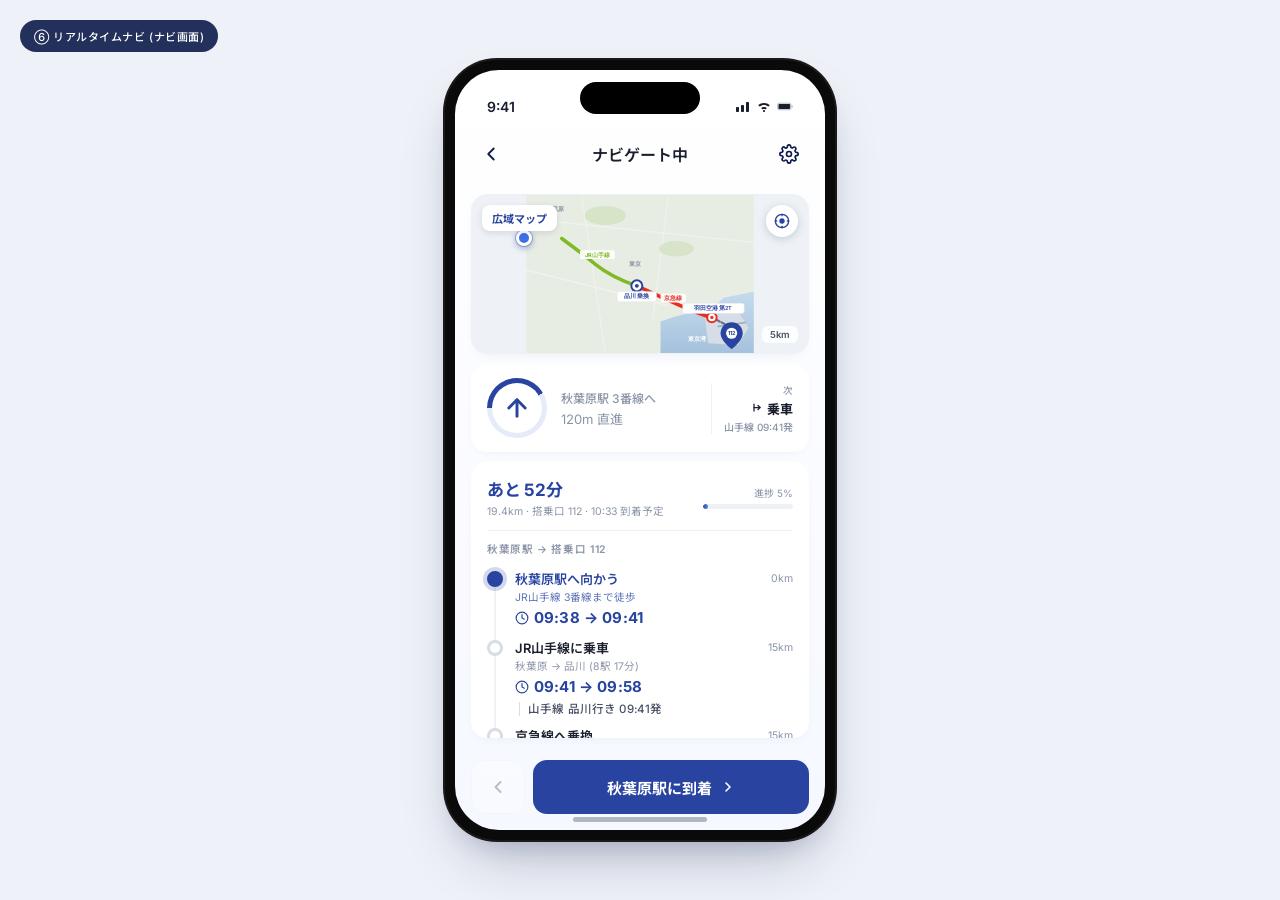
<file: nav.html>
<!DOCTYPE html>
<html lang="ja">
<head>
<meta charset="UTF-8" />
<meta name="viewport" content="width=device-width, initial-scale=1.0, viewport-fit=cover, interactive-widget=resizes-content" />
<title>HANEDA — ナビゲート中</title>
<link href="https://fonts.googleapis.com/css2?family=Inter:wght@300;400;500;600;700;800&family=Noto+Sans+JP:wght@300;400;500;600;700&display=swap" rel="stylesheet" />
<link rel="stylesheet" href="styles.css" />
<style>
  /* Completion modal — shown 1s after the final step is confirmed */
  .nav-complete-modal {
    position: absolute;
    inset: 0;
    background: rgba(13, 27, 75, 0.45);
    backdrop-filter: blur(6px);
    -webkit-backdrop-filter: blur(6px);
    display: none;
    align-items: center;
    justify-content: center;
    z-index: 100;
    opacity: 0;
    transition: opacity .3s ease;
  }
  .nav-complete-modal.open { display: flex; opacity: 1; }
  .nav-complete-card {
    background: #ffffff;
    width: 280px;
    height: 280px;
    border-radius: 24px;
    padding: 32px 24px 28px;
    display: flex;
    flex-direction: column;
    align-items: center;
    justify-content: center;
    gap: 18px;
    box-shadow: 0 24px 60px -10px rgba(13, 27, 75, 0.4);
    transform: scale(0.92);
    transition: transform .35s cubic-bezier(0.34, 1.56, 0.64, 1);
  }
  .nav-complete-modal.open .nav-complete-card { transform: scale(1); }
  .nav-complete-icon {
    width: 200px;
    height: auto;
    display: block;
  }
  .nav-complete-text {
    font-size: 16px;
    font-weight: 700;
    color: var(--navy-900);
    text-align: center;
    letter-spacing: 0.04em;
  }
  .nav-complete-cta {
    display: inline-flex;
    align-items: center;
    justify-content: center;
    gap: 6px;
    background: var(--navy-700);
    color: #fff;
    text-decoration: none;
    padding: 11px 28px;
    border-radius: 999px;
    font-size: 13px;
    font-weight: 700;
    letter-spacing: 0.02em;
    -webkit-tap-highlight-color: transparent;
    transition: background .15s ease, transform .15s ease;
  }
  .nav-complete-cta:active { background: var(--navy-800); transform: scale(0.98); }
</style>
</head>
<body>
<div class="flow-hint">⑥ リアルタイムナビ (ナビ画面)</div>
<div class="stage">
  <div class="phone">
    <div class="screen screen-nav">
      <div class="status-bar">
        <span>9:41</span>
        <div class="status-icons">
          <svg viewBox="0 0 16 11" fill="none"><path d="M1 7c0-.6.4-1 1-1h1c.6 0 1 .4 1 1v3c0 .6-.4 1-1 1H2c-.6 0-1-.4-1-1V7zm5-2c0-.6.4-1 1-1h1c.6 0 1 .4 1 1v5c0 .6-.4 1-1 1H7c-.6 0-1-.4-1-1V5zm5-3c0-.6.4-1 1-1h1c.6 0 1 .4 1 1v8c0 .6-.4 1-1 1h-1c-.6 0-1-.4-1-1V2z" fill="currentColor"/></svg>
          <svg viewBox="0 0 16 11" fill="none"><path d="M8 2c2.2 0 4.2.8 5.8 2.2l-1.4 1.4C11.1 4.5 9.6 4 8 4s-3.1.5-4.4 1.6L2.2 4.2C3.8 2.8 5.8 2 8 2zM8 6c1.1 0 2.1.4 2.9 1l-1.4 1.4C9.1 8.1 8.6 8 8 8c-.6 0-1.1.1-1.5.4L5.1 7c.8-.6 1.8-1 2.9-1zm0 3c.6 0 1 .4 1 1s-.4 1-1 1-1-.4-1-1 .4-1 1-1z" fill="currentColor"/></svg>
          <svg viewBox="0 0 22 11" fill="none"><rect x="1" y="1" width="18" height="9" rx="2" stroke="currentColor" stroke-opacity="0.4"/><rect x="2" y="2" width="16" height="7" rx="1" fill="currentColor"/><rect x="20" y="4" width="1.5" height="3" rx="0.5" fill="currentColor" opacity="0.4"/></svg>
        </div>
      </div>

      <div class="sub-header">
        <a href="route.html" class="icon-btn" aria-label="back">
          <svg width="22" height="22" viewBox="0 0 24 24" fill="none" stroke="currentColor" stroke-width="2" stroke-linecap="round" stroke-linejoin="round"><polyline points="15 18 9 12 15 6"/></svg>
        </a>
        <div class="title">ナビゲート中</div>
        <button class="icon-btn" aria-label="settings">
          <svg width="20" height="20" viewBox="0 0 24 24" fill="none" stroke="currentColor" stroke-width="2" stroke-linecap="round" stroke-linejoin="round"><circle cx="12" cy="12" r="3"/><path d="M19.4 15a1.65 1.65 0 0 0 .33 1.82l.06.06a2 2 0 1 1-2.83 2.83l-.06-.06a1.65 1.65 0 0 0-1.82-.33 1.65 1.65 0 0 0-1 1.51V21a2 2 0 0 1-4 0v-.09A1.65 1.65 0 0 0 9 19.4a1.65 1.65 0 0 0-1.82.33l-.06.06a2 2 0 1 1-2.83-2.83l.06-.06a1.65 1.65 0 0 0 .33-1.82 1.65 1.65 0 0 0-1.51-1H3a2 2 0 0 1 0-4h.09A1.65 1.65 0 0 0 4.6 9a1.65 1.65 0 0 0-.33-1.82l-.06-.06a2 2 0 1 1 2.83-2.83l.06.06a1.65 1.65 0 0 0 1.82.33H9a1.65 1.65 0 0 0 1-1.51V3a2 2 0 0 1 4 0v.09a1.65 1.65 0 0 0 1 1.51 1.65 1.65 0 0 0 1.82-.33l.06-.06a2 2 0 1 1 2.83 2.83l-.06.06a1.65 1.65 0 0 0-.33 1.82V9a1.65 1.65 0 0 0 1.51 1H21a2 2 0 0 1 0 4h-.09a1.65 1.65 0 0 0-1.51 1z"/></svg>
        </button>
      </div>

      <div class="nav-body">

        <!-- 1. TOP: Wide-area transit map (Akihabara → Haneda) -->
        <div class="nav-map">
          <svg class="nav-map-svg" viewBox="0 0 288 200" preserveAspectRatio="xMidYMid meet">
            <defs>
              <linearGradient id="bayGrad" x1="0" y1="0" x2="0" y2="1">
                <stop offset="0" stop-color="#c5dcee"/>
                <stop offset="1" stop-color="#a5c1dc"/>
              </linearGradient>
            </defs>

            <!-- Land background -->
            <rect width="288" height="200" fill="#e8ede4"/>

            <!-- Tokyo Bay (bottom-right) -->
            <path d="M 170 200 L 170 160 Q 200 148 230 148 L 250 130 L 288 122 L 288 200 Z" fill="url(#bayGrad)"/>

            <!-- Haneda Airport island -->
            <path d="M 225 150 L 268 146 L 282 168 L 268 190 L 230 188 Z" fill="#d6dde6" stroke="#b4bcc8" stroke-width="0.4"/>
            <rect x="242" y="163" width="36" height="2" fill="#a0a8b8" transform="rotate(-8 260 164)"/>

            <!-- Subtle road network -->
            <g opacity="0.35" stroke="#ffffff" stroke-linecap="round" fill="none">
              <path d="M 0 30 L 288 60" stroke-width="1.8"/>
              <path d="M 0 95 L 180 140" stroke-width="1.8"/>
              <path d="M 70 0 L 100 200" stroke-width="1.3"/>
              <path d="M 180 0 L 160 160" stroke-width="1.3"/>
            </g>

            <!-- Parks -->
            <ellipse cx="100" cy="26" rx="26" ry="12" fill="#d0e2be" opacity="0.75"/>
            <ellipse cx="190" cy="68" rx="22" ry="10" fill="#d0e2be" opacity="0.7"/>

            <!-- Area labels -->
            <text x="25" y="20" font-family="Inter" font-size="8" font-weight="600" fill="#8b94a8">秋葉原</text>
            <text x="130" y="90" font-family="Inter" font-size="8" font-weight="600" fill="#8b94a8">東京</text>
            <text x="205" y="185" font-family="Inter" font-size="8" font-weight="600" fill="#ffffff">東京湾</text>

            <!-- Railway: JR Yamanote (Akihabara → Shinagawa) -->
            <path d="M 45 55 Q 68 72 88 88 T 140 115"
              stroke="#80ba27" stroke-width="4.5" fill="none" stroke-linecap="round"/>
            <!-- Railway: Keikyu (Shinagawa → Haneda station) -->
            <path d="M 140 115 Q 168 128 195 140 T 235 155"
              stroke="#e82c1f" stroke-width="4.5" fill="none" stroke-linecap="round"/>
            <!-- Walk (Haneda station → Gate 112) -->
            <path d="M 235 155 L 260 168"
              stroke="#6a768a" stroke-width="3" fill="none" stroke-linecap="round" stroke-dasharray="4 3"/>

            <!-- Station: 品川 (transfer) -->
            <circle cx="140" cy="115" r="7" fill="#ffffff" stroke="#2844a0" stroke-width="2.5"/>
            <circle cx="140" cy="115" r="2.5" fill="#2844a0"/>
            <rect x="115" y="122" width="50" height="13" rx="3" fill="#ffffff" stroke="#d8dde6" stroke-width="0.5"/>
            <text x="140" y="131" text-anchor="middle" font-family="Inter" font-size="7.5" font-weight="700" fill="#2844a0">品川 乗換</text>

            <!-- Station: 羽田空港第2T -->
            <circle cx="235" cy="155" r="6" fill="#ffffff" stroke="#e82c1f" stroke-width="2.5"/>
            <circle cx="235" cy="155" r="2" fill="#e82c1f"/>
            <rect x="198" y="137" width="78" height="13" rx="3" fill="#ffffff" stroke="#d8dde6" stroke-width="0.5"/>
            <text x="237" y="146" text-anchor="middle" font-family="Inter" font-size="7" font-weight="600" fill="#2844a0">羽田空港 第2T</text>

            <!-- Destination gate pin (112) -->
            <g transform="translate(260, 175)">
              <path d="M 0 -14 C -8 -14 -14 -8 -14 0 C -14 10 0 20 0 20 C 0 20 14 10 14 0 C 14 -8 8 -14 0 -14 Z" fill="#2844a0"/>
              <circle r="7" fill="#ffffff"/>
              <text y="2" text-anchor="middle" font-family="Inter" font-size="7" font-weight="700" fill="#2844a0">112</text>
            </g>

            <!-- Line name labels -->
            <rect x="68" y="70" width="44" height="11" rx="2" fill="#ffffff" opacity="0.92"/>
            <text x="90" y="78" text-anchor="middle" font-family="Inter" font-size="7" font-weight="700" fill="#80ba27">JR山手線</text>
            <rect x="170" y="125" width="32" height="11" rx="2" fill="#ffffff" opacity="0.92"/>
            <text x="186" y="133" text-anchor="middle" font-family="Inter" font-size="7" font-weight="700" fill="#e82c1f">京急線</text>
          </svg>

          <!-- Current location (Akihabara) pulsing overlay -->
          <div class="nav-current-pin" style="top: 27.5%; left: 15.6%;">
            <div class="pulse"></div>
            <div class="pulse-dot"></div>
          </div>

          <div class="nav-map-floor">広域マップ</div>
          <button class="nav-map-recenter" aria-label="recenter">
            <svg width="16" height="16" viewBox="0 0 24 24" fill="none" stroke="currentColor" stroke-width="2" stroke-linecap="round"><circle cx="12" cy="12" r="10"/><circle cx="12" cy="12" r="3" fill="currentColor"/><line x1="12" y1="2" x2="12" y2="4"/><line x1="12" y1="20" x2="12" y2="22"/><line x1="2" y1="12" x2="4" y2="12"/><line x1="20" y1="12" x2="22" y2="12"/></svg>
          </button>
          <div class="nav-map-scale">5km</div>
        </div>

        <!-- 2. MIDDLE: Direction -->
        <div class="nav-direction-panel">
          <div class="arrow-circle-sm">
            <svg width="28" height="28" viewBox="0 0 24 24" fill="none" stroke="currentColor" stroke-width="2.5" stroke-linecap="round" stroke-linejoin="round">
              <line x1="12" y1="19" x2="12" y2="5"/>
              <polyline points="5 12 12 5 19 12"/>
            </svg>
          </div>
          <div class="dir-text">
            <div class="sub" id="dirSub">秋葉原駅 3番線へ</div>
            <div class="main" id="dirMain">120m 直進</div>
          </div>
          <div class="dir-next">
            <div class="label">次</div>
            <div class="val" id="dirNext">
              <svg width="12" height="12" viewBox="0 0 24 24" fill="none" stroke="currentColor" stroke-width="2.5" stroke-linecap="round" stroke-linejoin="round"><path d="M4 11h12l-4 -4"/><path d="M16 11l-4 4"/><path d="M4 4v14"/></svg>
              乗車
            </div>
            <div class="dist" id="dirDist">山手線 09:41発</div>
          </div>
        </div>

        <!-- 3. BOTTOM: Route info / progress -->
        <div class="nav-route-info">
          <div class="route-summary">
            <div class="left">
              <span class="main" id="sumMain">あと 52分</span>
              <span class="sub" id="sumSub">19.4km · 搭乗口 112 · 10:33 到着予定</span>
            </div>
            <div class="right">
              <div id="progText">進捗 5%</div>
              <div class="progress-track"><div class="fill" id="progFill" style="width: 5%;"></div></div>
            </div>
          </div>

          <div class="route-steps-label">秋葉原駅 → 搭乗口 112</div>
          <div class="route-steps-scroll">
            <div class="route-steps" id="stepsList"></div>
          </div>
        </div>

        <!-- Step advance CTA -->
        <div class="step-cta-wrap">
          <button class="step-back-btn" id="stepBack" type="button" aria-label="前のステップに戻る">
            <svg width="20" height="20" viewBox="0 0 24 24" fill="none" stroke="currentColor" stroke-width="2.4" stroke-linecap="round" stroke-linejoin="round"><polyline points="15 18 9 12 15 6"/></svg>
          </button>
          <button class="step-cta-btn" id="stepCta" type="button">
            <span id="ctaLabel">秋葉原駅に到着</span>
            <span class="ic">
              <svg width="16" height="16" viewBox="0 0 24 24" fill="none" stroke="currentColor" stroke-width="2.4" stroke-linecap="round" stroke-linejoin="round"><polyline points="9 18 15 12 9 6"/></svg>
            </span>
          </button>
        </div>

      </div><!-- /nav-body -->

      <!-- Completion modal -->
      <div class="nav-complete-modal" id="completeModal" role="dialog" aria-modal="true" aria-hidden="true">
        <div class="nav-complete-card">
          <img src="images/flight.svg" alt="" class="nav-complete-icon" />
          <div class="nav-complete-text">素敵な空の旅を。</div>
          <a href="main.html" class="nav-complete-cta">TOPに戻る</a>
        </div>
      </div>

      <div class="home-ind"></div>
    </div>
  </div>
</div>

<script>
(() => {
  // ---- Route legs (each one ends with the user tapping the CTA) ----
  const steps = [
    {
      name: '秋葉原駅へ向かう',
      sub: 'JR山手線 3番線まで徒歩',
      time: '09:38 → 09:41',
      train: null,
      meta: '0km',
      direction: { sub: '秋葉原駅 3番線へ', main: '120m 直進', next: '乗車', dist: '山手線 09:41発' },
      summary: { main: 'あと 52分', sub: '19.4km · 搭乗口 112 · 10:33 到着予定' },
      cta: '秋葉原駅に到着',
      progress: 5,
    },
    {
      name: 'JR山手線に乗車',
      sub: '秋葉原 → 品川 (8駅 17分)',
      time: '09:41 → 09:58',
      train: '山手線 品川行き 09:41発',
      meta: '15km',
      direction: { sub: 'JR山手線 品川行き', main: '8駅 / 17分', next: '乗換', dist: '品川駅 09:58着' },
      summary: { main: 'あと 35分', sub: '15km · 8駅 · 山手線 乗車中' },
      cta: '品川駅に到着',
      progress: 30,
    },
    {
      name: '京急線へ乗換',
      sub: '品川駅 京急2番線へ徒歩 4分',
      time: '09:58 → 10:02',
      train: null,
      meta: '15km',
      direction: { sub: '京急2番線へ', main: '徒歩 約 4分', next: '乗車', dist: '京急 10:02発' },
      summary: { main: 'あと 30分', sub: '京急2番線へ徒歩 4分' },
      cta: '京急に乗車',
      progress: 50,
    },
    {
      name: '京急エアポート快特',
      sub: '品川 → 羽田空港 第2T (13分)',
      time: '10:02 → 10:15',
      train: 'エアポート快特 羽田空港行き 10:02発',
      meta: '19km',
      direction: { sub: 'エアポート快特 羽田行き', main: '2駅 / 13分', next: '降車', dist: '羽田空港 10:15着' },
      summary: { main: 'あと 17分', sub: '4km · 京急エアポート快特 乗車中' },
      cta: '羽田空港駅に到着',
      progress: 75,
    },
    {
      name: '搭乗口112へ徒歩',
      sub: '保安検査場 経由',
      time: '10:15 → 10:33',
      train: null,
      meta: '19.4km',
      direction: { sub: '搭乗口 112 へ', main: '450m 徒歩 約18分', next: '搭乗', dist: 'NH123 12:30搭乗' },
      summary: { main: 'あと 18分', sub: '450m · 保安検査場 経由 徒歩' },
      cta: '搭乗口に到着',
      progress: 95,
    },
    {
      name: '搭乗口 112',
      sub: 'NH123 ロンドン (LHR) 行',
      time: '搭乗 12:30',
      train: null,
      meta: '完了',
      direction: { sub: 'NH123 ロンドン (LHR)', main: 'ナビ完了', next: '搭乗', dist: '12:30搭乗開始' },
      summary: { main: '到着しました', sub: '搭乗開始 12:30 · NH123' },
      cta: null,
      progress: 100,
    },
  ];

  let currentIdx = 0;

  const stepsListEl = document.getElementById('stepsList');
  const dirSubEl  = document.getElementById('dirSub');
  const dirMainEl = document.getElementById('dirMain');
  const dirNextEl = document.getElementById('dirNext');
  const dirDistEl = document.getElementById('dirDist');
  const sumMainEl = document.getElementById('sumMain');
  const sumSubEl  = document.getElementById('sumSub');
  const progFillEl = document.getElementById('progFill');
  const progTextEl = document.getElementById('progText');
  const ctaBtnEl   = document.getElementById('stepCta');
  const ctaLabelEl = document.getElementById('ctaLabel');
  const backBtnEl  = document.getElementById('stepBack');

  const clockSvg = '<svg viewBox="0 0 24 24" fill="none" stroke="currentColor" stroke-width="2" stroke-linecap="round" stroke-linejoin="round"><circle cx="12" cy="12" r="10"/><polyline points="12 6 12 12 16 14"/></svg>';

  function escapeHtml(s) {
    return String(s).replace(/[&<>"']/g, c => ({ '&': '&amp;', '<': '&lt;', '>': '&gt;', '"': '&quot;', "'": '&#39;' }[c]));
  }

  function renderSteps() {
    stepsListEl.innerHTML = steps.map((s, i) => {
      const cls = ['step'];
      if (i === currentIdx) cls.push('current');
      else if (i < currentIdx) cls.push('done');
      if (i === steps.length - 1) cls.push('end');
      const trainHtml = s.train ? `<span class="train">${escapeHtml(s.train)}</span>` : '';
      const timeHtml = s.time
        ? `<div class="time">${clockSvg} ${escapeHtml(s.time)}${trainHtml}</div>`
        : '';
      return `
        <div class="${cls.join(' ')}" data-i="${i}">
          <span class="dot"></span>
          <div class="body">
            <div class="t">${escapeHtml(s.name)}</div>
            <div class="s">${escapeHtml(s.sub)}</div>
            ${timeHtml}
          </div>
          <div class="meta">${escapeHtml(s.meta)}</div>
        </div>`;
    }).join('');
  }

  function render() {
    const s = steps[currentIdx];
    dirSubEl.textContent  = s.direction.sub;
    dirMainEl.textContent = s.direction.main;
    dirNextEl.lastChild.textContent = ' ' + s.direction.next;
    dirDistEl.textContent = s.direction.dist;
    sumMainEl.textContent = s.summary.main;
    sumSubEl.textContent  = s.summary.sub;
    progFillEl.style.width = s.progress + '%';
    progTextEl.textContent = '進捗 ' + s.progress + '%';

    if (s.cta) {
      ctaLabelEl.textContent = s.cta;
      ctaBtnEl.disabled = false;
    } else {
      ctaLabelEl.textContent = 'ナビ完了';
      ctaBtnEl.disabled = true;
    }
    backBtnEl.disabled = (currentIdx === 0);

    renderSteps();
  }

  function focusCurrentStep() {
    const el = stepsListEl.querySelector(`[data-i="${currentIdx}"]`);
    if (el) el.scrollIntoView({ behavior: 'smooth', block: 'nearest' });
  }

  const completeModal = document.getElementById('completeModal');
  let completeTimer = null;

  function showCompleteModal() {
    completeModal.classList.add('open');
    completeModal.setAttribute('aria-hidden', 'false');
  }
  function hideCompleteModal() {
    completeModal.classList.remove('open');
    completeModal.setAttribute('aria-hidden', 'true');
    if (completeTimer) {
      clearTimeout(completeTimer);
      completeTimer = null;
    }
  }

  ctaBtnEl.addEventListener('click', () => {
    if (currentIdx < steps.length - 1) {
      currentIdx++;
      render();
      focusCurrentStep();
      if (currentIdx === steps.length - 1) {
        if (completeTimer) clearTimeout(completeTimer);
        completeTimer = setTimeout(showCompleteModal, 1000);
      }
    }
  });

  backBtnEl.addEventListener('click', () => {
    if (currentIdx > 0) {
      currentIdx--;
      render();
      focusCurrentStep();
      hideCompleteModal();
    }
  });

  render();
})();
</script>
</body>
</html>
</file>
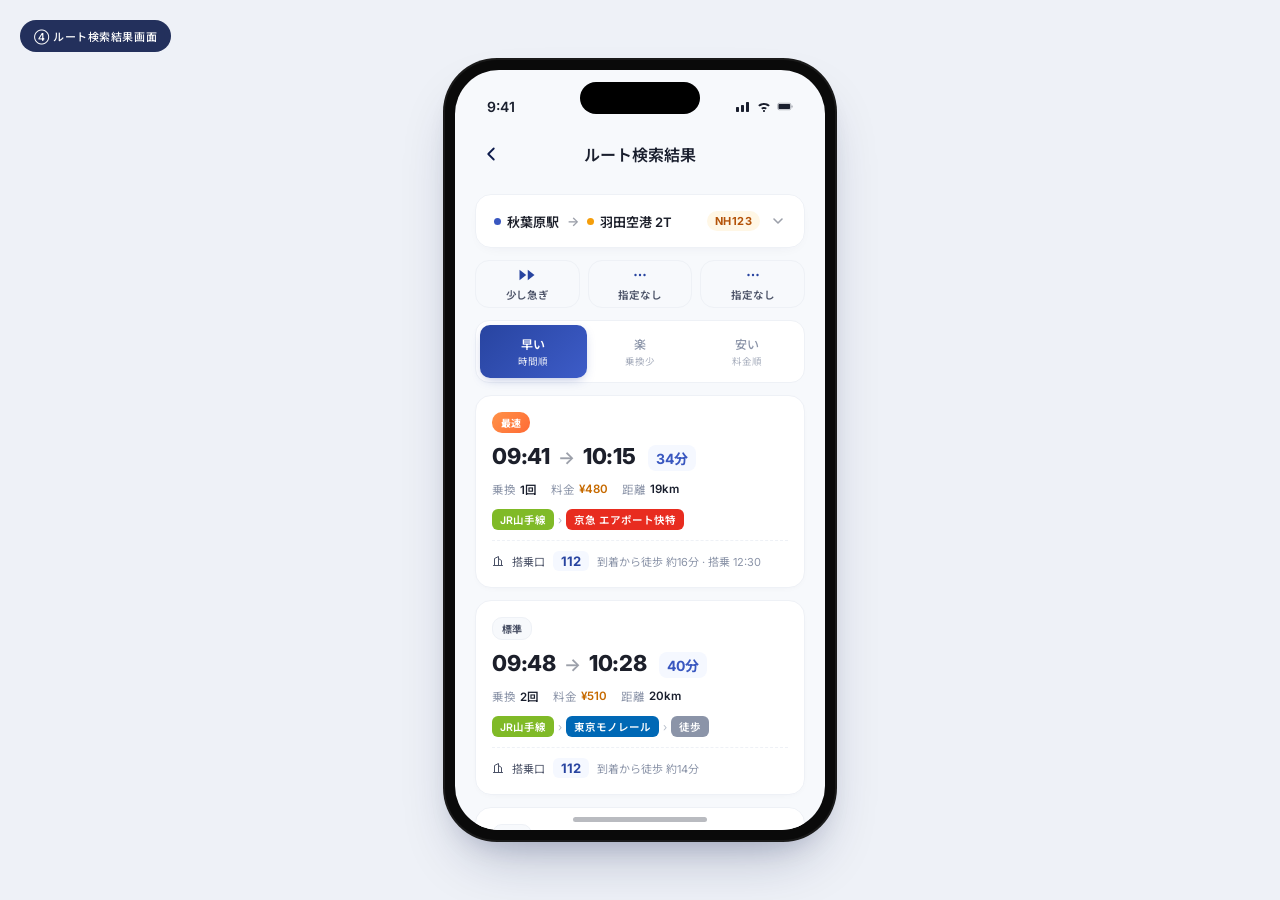
<file: route-results.html>
<!DOCTYPE html>
<html lang="ja">
<head>
<meta charset="UTF-8" />
<meta name="viewport" content="width=device-width, initial-scale=1.0, viewport-fit=cover, interactive-widget=resizes-content" />
<title>HANEDA — ルート検索結果</title>
<link href="https://fonts.googleapis.com/css2?family=Inter:wght@300;400;500;600;700;800&family=Noto+Sans+JP:wght@300;400;500;600;700&display=swap" rel="stylesheet" />
<link rel="stylesheet" href="styles.css" />
<style>
  /* OD card with 3 rows */
  .od-row { gap: 8px; }
  .od-row .od-content { display: flex; flex-direction: column; gap: 2px; flex: 1; min-width: 0; }
  .od-row .od-place { font-weight: 700; color: #1c1f2a; font-size: 14px; }
  .od-row .od-sub { font-size: 11px; color: #7a808d; }
  .od-row .flight-num { font-size: 15px; letter-spacing: 0.04em; }
  .od-dot.flight { background: #f59e0b; }

  /* Accordion: summary header */
  .od-accordion .od-summary {
    display: flex;
    align-items: center;
    gap: 6px;
    width: 100%;
    background: none;
    border: none;
    padding: 0;
    margin: 0;
    cursor: pointer;
    font-family: inherit;
    text-align: left;
    font-size: 13px;
    font-weight: 600;
    color: #1c1f2a;
    -webkit-tap-highlight-color: transparent;
  }
  .od-accordion .sum-dot {
    width: 7px;
    height: 7px;
    border-radius: 50%;
    flex-shrink: 0;
    display: inline-block;
  }
  .od-accordion .sum-dot.from { background: #3957C0; }
  .od-accordion .sum-dot.to { background: #f59e0b; }
  .od-accordion .sum-from,
  .od-accordion .sum-to {
    overflow: hidden;
    text-overflow: ellipsis;
    white-space: nowrap;
    min-width: 0;
  }
  .od-accordion .sum-arrow {
    color: #9ca0aa;
    margin: 0 2px;
    flex-shrink: 0;
  }
  .od-accordion .sum-flight {
    background: #fff7e6;
    color: #b45309;
    padding: 3px 8px;
    border-radius: 999px;
    font-size: 11px;
    font-weight: 700;
    letter-spacing: 0.04em;
    flex-shrink: 0;
    margin-left: auto;
  }
  .od-accordion .sum-chev {
    color: #9ca0aa;
    flex-shrink: 0;
    margin-left: 4px;
    transition: transform 0.2s ease;
  }
  .od-accordion:not(.collapsed) .sum-chev { transform: rotate(180deg); }

  /* Hide details when collapsed */
  .od-accordion.collapsed > .od-row,
  .od-accordion.collapsed > .od-line { display: none; }

  /* Visual gap between summary and details when expanded */
  .od-accordion:not(.collapsed) .od-summary {
    padding-bottom: 12px;
    margin-bottom: 12px;
    border-bottom: 1px solid #eef0f4;
  }

  /* Empty state when filters hide all results */
  .results-empty {
    padding: 32px 20px;
    text-align: center;
    color: #7a808d;
    font-size: 13px;
  }
  .results-empty .ic { display: block; margin: 0 auto 10px; opacity: 0.6; }
  .results-empty.hidden { display: none; }

  /* Conditions row — reuses main.html's .cond-row / .cond-cell from styles.css */
  .results-body > .cond-row { margin: 12px 20px 0; }

  /* Bigger route times (replaces the top-right arrival block) */
  .route-times {
    display: flex;
    align-items: baseline;
    gap: 8px;
    flex-wrap: wrap;
  }
  .route-times .dep,
  .route-times .arr {
    font-size: 22px;
    font-weight: 800;
    color: #1c1f2a;
    letter-spacing: -0.01em;
  }
  .route-times .arrow {
    font-size: 18px;
    font-weight: 600;
    color: #9ca0aa;
  }
  .route-times .duration {
    font-size: 14px;
    font-weight: 700;
    color: #3957C0;
    margin-left: 4px;
  }
</style>
</head>
<body>
<div class="flow-hint">④ ルート検索結果画面</div>
<div class="stage">
  <div class="phone">
    <div class="screen screen-results">
      <div class="status-bar">
        <span>9:41</span>
        <div class="status-icons">
          <svg viewBox="0 0 16 11" fill="none"><path d="M1 7c0-.6.4-1 1-1h1c.6 0 1 .4 1 1v3c0 .6-.4 1-1 1H2c-.6 0-1-.4-1-1V7zm5-2c0-.6.4-1 1-1h1c.6 0 1 .4 1 1v5c0 .6-.4 1-1 1H7c-.6 0-1-.4-1-1V5zm5-3c0-.6.4-1 1-1h1c.6 0 1 .4 1 1v8c0 .6-.4 1-1 1h-1c-.6 0-1-.4-1-1V2z" fill="currentColor"/></svg>
          <svg viewBox="0 0 16 11" fill="none"><path d="M8 2c2.2 0 4.2.8 5.8 2.2l-1.4 1.4C11.1 4.5 9.6 4 8 4s-3.1.5-4.4 1.6L2.2 4.2C3.8 2.8 5.8 2 8 2zM8 6c1.1 0 2.1.4 2.9 1l-1.4 1.4C9.1 8.1 8.6 8 8 8c-.6 0-1.1.1-1.5.4L5.1 7c.8-.6 1.8-1 2.9-1zm0 3c.6 0 1 .4 1 1s-.4 1-1 1-1-.4-1-1 .4-1 1-1z" fill="currentColor"/></svg>
          <svg viewBox="0 0 22 11" fill="none"><rect x="1" y="1" width="18" height="9" rx="2" stroke="currentColor" stroke-opacity="0.4"/><rect x="2" y="2" width="16" height="7" rx="1" fill="currentColor"/><rect x="20" y="4" width="1.5" height="3" rx="0.5" fill="currentColor" opacity="0.4"/></svg>
        </div>
      </div>

      <div class="sub-header">
        <a href="main.html" class="icon-btn" aria-label="back">
          <svg width="22" height="22" viewBox="0 0 24 24" fill="none" stroke="currentColor" stroke-width="2" stroke-linecap="round" stroke-linejoin="round"><polyline points="15 18 9 12 15 6"/></svg>
        </a>
        <div class="title">ルート検索結果</div>
        <div class="spacer"></div>
      </div>

      <div class="results-body">

      <!-- Origin / Flight / Destination (accordion) -->
      <div class="od-card od-accordion collapsed" id="odCard">
        <button class="od-summary" id="odToggle" type="button" aria-expanded="false">
          <span class="sum-dot from"></span>
          <span class="sum-from" id="sumFrom">秋葉原駅</span>
          <span class="sum-arrow">→</span>
          <span class="sum-dot to"></span>
          <span class="sum-to" id="sumTo">羽田空港 第2T</span>
          <span class="sum-flight" id="sumFlight">NH123</span>
          <svg class="sum-chev" width="16" height="16" viewBox="0 0 24 24" fill="none" stroke="currentColor" stroke-width="2.4" stroke-linecap="round" stroke-linejoin="round"><polyline points="6 9 12 15 18 9"/></svg>
        </button>
        <div class="od-row">
          <span class="od-dot from"></span>
          <div class="od-content">
            <span class="od-label">出発</span>
            <span class="od-place" id="odFrom">秋葉原駅</span>
          </div>
        </div>
        <div class="od-line"></div>
        <div class="od-row">
          <span class="od-dot flight"></span>
          <div class="od-content">
            <span class="od-label">フライト</span>
            <span class="od-place flight-num" id="odFlight">NH123</span>
            <span class="od-sub" id="odFlightSub">12:30発 · ロンドン (LHR) 行</span>
          </div>
        </div>
        <div class="od-line"></div>
        <div class="od-row">
          <span class="od-dot to"></span>
          <div class="od-content">
            <span class="od-label">到着</span>
            <span class="od-place" id="odTo">羽田空港 第2ターミナル</span>
            <span class="od-sub" id="odToSub">搭乗口 112</span>
          </div>
        </div>
      </div>

      <!-- Conditions (live filters) — same layout as main.html -->
      <div class="cond-row">
        <button type="button" class="cond-cell" id="rcSpeed">
          <span class="cond-ic" id="rcSpeedIcon"></span>
          <span class="cond-tx" id="rcSpeedText">少し急ぎ</span>
        </button>
        <button type="button" class="cond-cell" id="rcTaxi">
          <span class="cond-ic" id="rcTaxiIcon"></span>
          <span class="cond-tx" id="rcTaxiText">指定なし</span>
        </button>
        <button type="button" class="cond-cell" id="rcBus">
          <span class="cond-ic" id="rcBusIcon"></span>
          <span class="cond-tx" id="rcBusText">指定なし</span>
        </button>
      </div>

      <!-- Tabs -->
      <div class="tabs" role="tablist">
        <div class="tab active" data-tab="fast">
          早い
          <span class="tab-sub">時間順</span>
        </div>
        <div class="tab" data-tab="easy">
          楽
          <span class="tab-sub">乗換少</span>
        </div>
        <div class="tab" data-tab="cheap">
          安い
          <span class="tab-sub">料金順</span>
        </div>
      </div>

      <!-- Results -->
      <div class="results-list">

        <!-- Tab: FAST -->
        <div class="tab-panel active" data-panel="fast">
          <a href="route.html?r=fast" class="route-card" data-uses="train" data-walk="18">
            <div class="route-card-top">
              <span class="route-badge fast">最速</span>
            </div>
            <div class="route-times">
              <span class="dep">09:41</span>
              <span class="arrow">→</span>
              <span class="arr">10:15</span>
              <span class="duration">34分</span>
            </div>
            <div class="route-meta">
              <span class="item">乗換 <span class="v">1回</span></span>
              <span class="item fare">料金 <span class="v">¥480</span></span>
              <span class="item">距離 <span class="v">19km</span></span>
            </div>
            <div class="line-pills">
              <span class="line-pill jr">JR山手線</span>
              <span class="line-arrow">›</span>
              <span class="line-pill keikyu">京急 エアポート快特</span>
            </div>
            <div class="gate-ref">
              <svg width="12" height="12" viewBox="0 0 24 24" fill="none" stroke="currentColor" stroke-width="2" stroke-linecap="round"><path d="M3 21h18M5 21V7l8-4v18M19 21V11l-6-4"/></svg>
              搭乗口
              <span class="gate-num">112</span>
              <span class="gate-sub">到着から徒歩 約<span data-walk-min>18</span>分 · 搭乗 12:30</span>
            </div>
          </a>

          <a href="route.html?r=fast2" class="route-card" data-uses="train,monorail,walk" data-walk="15">
            <div class="route-card-top">
              <span class="route-badge normal">標準</span>
            </div>
            <div class="route-times">
              <span class="dep">09:48</span>
              <span class="arrow">→</span>
              <span class="arr">10:28</span>
              <span class="duration">40分</span>
            </div>
            <div class="route-meta">
              <span class="item">乗換 <span class="v">2回</span></span>
              <span class="item fare">料金 <span class="v">¥510</span></span>
              <span class="item">距離 <span class="v">20km</span></span>
            </div>
            <div class="line-pills">
              <span class="line-pill jr">JR山手線</span>
              <span class="line-arrow">›</span>
              <span class="line-pill monorail">東京モノレール</span>
              <span class="line-arrow">›</span>
              <span class="line-pill walk">徒歩</span>
            </div>
            <div class="gate-ref">
              <svg width="12" height="12" viewBox="0 0 24 24" fill="none" stroke="currentColor" stroke-width="2" stroke-linecap="round"><path d="M3 21h18M5 21V7l8-4v18M19 21V11l-6-4"/></svg>
              搭乗口
              <span class="gate-num">112</span>
              <span class="gate-sub">到着から徒歩 約<span data-walk-min>15</span>分</span>
            </div>
          </a>

          <a href="route.html?r=fast3" class="route-card" data-uses="bus" data-walk="10">
            <div class="route-card-top">
              <span class="route-badge normal">標準</span>
            </div>
            <div class="route-times">
              <span class="dep">09:45</span>
              <span class="arrow">→</span>
              <span class="arr">10:35</span>
              <span class="duration">50分</span>
            </div>
            <div class="route-meta">
              <span class="item">乗換 <span class="v">0回</span></span>
              <span class="item fare">料金 <span class="v">¥1,200</span></span>
              <span class="item">距離 <span class="v">22km</span></span>
            </div>
            <div class="line-pills">
              <span class="line-pill bus">リムジンバス 直通</span>
            </div>
            <div class="gate-ref">
              <svg width="12" height="12" viewBox="0 0 24 24" fill="none" stroke="currentColor" stroke-width="2" stroke-linecap="round"><path d="M3 21h18M5 21V7l8-4v18M19 21V11l-6-4"/></svg>
              搭乗口
              <span class="gate-num">112</span>
              <span class="gate-sub">到着から徒歩 約<span data-walk-min>10</span>分</span>
            </div>
          </a>

          <a href="route.html?r=taxi" class="route-card" data-uses="taxi" data-walk="6">
            <div class="route-card-top">
              <span class="route-badge fast">タクシー</span>
            </div>
            <div class="route-times">
              <span class="dep">09:50</span>
              <span class="arrow">→</span>
              <span class="arr">10:22</span>
              <span class="duration">32分</span>
            </div>
            <div class="route-meta">
              <span class="item">乗換 <span class="v">0回</span></span>
              <span class="item fare">料金 <span class="v">¥7,800</span></span>
              <span class="item">距離 <span class="v">19km</span></span>
            </div>
            <div class="line-pills">
              <span class="line-pill keikyu">タクシー 直行</span>
            </div>
            <div class="gate-ref">
              <svg width="12" height="12" viewBox="0 0 24 24" fill="none" stroke="currentColor" stroke-width="2" stroke-linecap="round"><path d="M3 21h18M5 21V7l8-4v18M19 21V11l-6-4"/></svg>
              搭乗口
              <span class="gate-num">112</span>
              <span class="gate-sub">到着から徒歩 約<span data-walk-min>6</span>分</span>
            </div>
          </a>
          <a href="route.html?r=fast5" class="route-card" data-uses="train,monorail" data-walk="15">
            <div class="route-card-top">
              <span class="route-badge normal">標準</span>
            </div>
            <div class="route-times">
              <span class="dep">09:43</span>
              <span class="arrow">→</span>
              <span class="arr">10:20</span>
              <span class="duration">37分</span>
            </div>
            <div class="route-meta">
              <span class="item">乗換 <span class="v">1回</span></span>
              <span class="item fare">料金 <span class="v">¥510</span></span>
              <span class="item">距離 <span class="v">19km</span></span>
            </div>
            <div class="line-pills">
              <span class="line-pill jr">JR山手線</span>
              <span class="line-arrow">›</span>
              <span class="line-pill monorail">東京モノレール</span>
            </div>
            <div class="gate-ref">
              <svg width="12" height="12" viewBox="0 0 24 24" fill="none" stroke="currentColor" stroke-width="2" stroke-linecap="round"><path d="M3 21h18M5 21V7l8-4v18M19 21V11l-6-4"/></svg>
              搭乗口
              <span class="gate-num">112</span>
              <span class="gate-sub">到着から徒歩 約<span data-walk-min>15</span>分</span>
            </div>
          </a>

          <a href="route.html?r=fast6" class="route-card" data-uses="train" data-walk="18">
            <div class="route-card-top">
              <span class="route-badge normal">標準</span>
            </div>
            <div class="route-times">
              <span class="dep">09:42</span>
              <span class="arrow">→</span>
              <span class="arr">10:25</span>
              <span class="duration">43分</span>
            </div>
            <div class="route-meta">
              <span class="item">乗換 <span class="v">1回</span></span>
              <span class="item fare">料金 <span class="v">¥330</span></span>
              <span class="item">距離 <span class="v">18km</span></span>
            </div>
            <div class="line-pills">
              <span class="line-pill jr">都営浅草線</span>
              <span class="line-arrow">›</span>
              <span class="line-pill keikyu">京急エアポート急行</span>
            </div>
            <div class="gate-ref">
              <svg width="12" height="12" viewBox="0 0 24 24" fill="none" stroke="currentColor" stroke-width="2" stroke-linecap="round"><path d="M3 21h18M5 21V7l8-4v18M19 21V11l-6-4"/></svg>
              搭乗口
              <span class="gate-num">112</span>
              <span class="gate-sub">到着から徒歩 約<span data-walk-min>18</span>分</span>
            </div>
          </a>

          <a href="route.html?r=fast7" class="route-card" data-uses="train" data-walk="18">
            <div class="route-card-top">
              <span class="route-badge normal">標準</span>
            </div>
            <div class="route-times">
              <span class="dep">09:40</span>
              <span class="arrow">→</span>
              <span class="arr">10:32</span>
              <span class="duration">52分</span>
            </div>
            <div class="route-meta">
              <span class="item">乗換 <span class="v">1回</span></span>
              <span class="item fare">料金 <span class="v">¥510</span></span>
              <span class="item">距離 <span class="v">20km</span></span>
            </div>
            <div class="line-pills">
              <span class="line-pill jr">JR京浜東北線</span>
              <span class="line-arrow">›</span>
              <span class="line-pill keikyu">京急本線</span>
            </div>
            <div class="gate-ref">
              <svg width="12" height="12" viewBox="0 0 24 24" fill="none" stroke="currentColor" stroke-width="2" stroke-linecap="round"><path d="M3 21h18M5 21V7l8-4v18M19 21V11l-6-4"/></svg>
              搭乗口
              <span class="gate-num">112</span>
              <span class="gate-sub">到着から徒歩 約<span data-walk-min>18</span>分</span>
            </div>
          </a>
        </div>

        <!-- Tab: EASY (fewest transfers) -->
        <div class="tab-panel" data-panel="easy">
          <a href="route.html?r=easy" class="route-card" data-uses="bus" data-walk="10">
            <div class="route-card-top">
              <span class="route-badge easy">乗換0</span>
            </div>
            <div class="route-times">
              <span class="dep">09:45</span>
              <span class="arrow">→</span>
              <span class="arr">10:35</span>
              <span class="duration">50分</span>
            </div>
            <div class="route-meta">
              <span class="item">乗換 <span class="v">0回</span></span>
              <span class="item fare">料金 <span class="v">¥1,200</span></span>
              <span class="item">距離 <span class="v">22km</span></span>
            </div>
            <div class="line-pills">
              <span class="line-pill bus">リムジンバス 直通</span>
            </div>
            <div class="gate-ref">
              <svg width="12" height="12" viewBox="0 0 24 24" fill="none" stroke="currentColor" stroke-width="2" stroke-linecap="round"><path d="M3 21h18M5 21V7l8-4v18M19 21V11l-6-4"/></svg>
              搭乗口
              <span class="gate-num">112</span>
              <span class="gate-sub">到着から徒歩 約<span data-walk-min>10</span>分</span>
            </div>
          </a>

          <a href="route.html?r=fast" class="route-card" data-uses="train" data-walk="18">
            <div class="route-card-top">
              <span class="route-badge easy">乗換1</span>
            </div>
            <div class="route-times">
              <span class="dep">09:41</span>
              <span class="arrow">→</span>
              <span class="arr">10:15</span>
              <span class="duration">34分</span>
            </div>
            <div class="route-meta">
              <span class="item">乗換 <span class="v">1回</span></span>
              <span class="item fare">料金 <span class="v">¥480</span></span>
              <span class="item">距離 <span class="v">19km</span></span>
            </div>
            <div class="line-pills">
              <span class="line-pill jr">JR山手線</span>
              <span class="line-arrow">›</span>
              <span class="line-pill keikyu">京急 エアポート快特</span>
            </div>
            <div class="gate-ref">
              <svg width="12" height="12" viewBox="0 0 24 24" fill="none" stroke="currentColor" stroke-width="2" stroke-linecap="round"><path d="M3 21h18M5 21V7l8-4v18M19 21V11l-6-4"/></svg>
              搭乗口
              <span class="gate-num">112</span>
              <span class="gate-sub">到着から徒歩 約<span data-walk-min>18</span>分</span>
            </div>
          </a>

          <a href="route.html?r=fast2" class="route-card" data-uses="train,monorail,walk" data-walk="15">
            <div class="route-card-top">
              <span class="route-badge normal">乗換2</span>
            </div>
            <div class="route-times">
              <span class="dep">09:48</span>
              <span class="arrow">→</span>
              <span class="arr">10:28</span>
              <span class="duration">40分</span>
            </div>
            <div class="route-meta">
              <span class="item">乗換 <span class="v">2回</span></span>
              <span class="item fare">料金 <span class="v">¥510</span></span>
              <span class="item">距離 <span class="v">20km</span></span>
            </div>
            <div class="line-pills">
              <span class="line-pill jr">JR山手線</span>
              <span class="line-arrow">›</span>
              <span class="line-pill monorail">モノレール</span>
              <span class="line-arrow">›</span>
              <span class="line-pill walk">徒歩</span>
            </div>
            <div class="gate-ref">
              <svg width="12" height="12" viewBox="0 0 24 24" fill="none" stroke="currentColor" stroke-width="2" stroke-linecap="round"><path d="M3 21h18M5 21V7l8-4v18M19 21V11l-6-4"/></svg>
              搭乗口
              <span class="gate-num">112</span>
              <span class="gate-sub">到着から徒歩 約<span data-walk-min>15</span>分</span>
            </div>
          </a>
          <a href="route.html?r=easy4" class="route-card" data-uses="taxi" data-walk="6">
            <div class="route-card-top">
              <span class="route-badge easy">乗換0</span>
            </div>
            <div class="route-times">
              <span class="dep">09:55</span>
              <span class="arrow">→</span>
              <span class="arr">10:28</span>
              <span class="duration">33分</span>
            </div>
            <div class="route-meta">
              <span class="item">乗換 <span class="v">0回</span></span>
              <span class="item fare">料金 <span class="v">¥7,200</span></span>
              <span class="item">距離 <span class="v">19km</span></span>
            </div>
            <div class="line-pills">
              <span class="line-pill keikyu">タクシー 別経路</span>
            </div>
            <div class="gate-ref">
              <svg width="12" height="12" viewBox="0 0 24 24" fill="none" stroke="currentColor" stroke-width="2" stroke-linecap="round"><path d="M3 21h18M5 21V7l8-4v18M19 21V11l-6-4"/></svg>
              搭乗口
              <span class="gate-num">112</span>
              <span class="gate-sub">到着から徒歩 約<span data-walk-min>6</span>分</span>
            </div>
          </a>

          <a href="route.html?r=easy5" class="route-card" data-uses="train" data-walk="18">
            <div class="route-card-top">
              <span class="route-badge easy">乗換0</span>
            </div>
            <div class="route-times">
              <span class="dep">09:50</span>
              <span class="arrow">→</span>
              <span class="arr">10:25</span>
              <span class="duration">35分</span>
            </div>
            <div class="route-meta">
              <span class="item">乗換 <span class="v">0回</span></span>
              <span class="item fare">料金 <span class="v">¥330</span></span>
              <span class="item">距離 <span class="v">18km</span></span>
            </div>
            <div class="line-pills">
              <span class="line-pill keikyu">京急エアポート急行 (浅草線直通)</span>
            </div>
            <div class="gate-ref">
              <svg width="12" height="12" viewBox="0 0 24 24" fill="none" stroke="currentColor" stroke-width="2" stroke-linecap="round"><path d="M3 21h18M5 21V7l8-4v18M19 21V11l-6-4"/></svg>
              搭乗口
              <span class="gate-num">112</span>
              <span class="gate-sub">到着から徒歩 約<span data-walk-min>18</span>分</span>
            </div>
          </a>

          <a href="route.html?r=easy6" class="route-card" data-uses="train" data-walk="18">
            <div class="route-card-top">
              <span class="route-badge easy">乗換1</span>
            </div>
            <div class="route-times">
              <span class="dep">09:40</span>
              <span class="arrow">→</span>
              <span class="arr">10:32</span>
              <span class="duration">52分</span>
            </div>
            <div class="route-meta">
              <span class="item">乗換 <span class="v">1回</span></span>
              <span class="item fare">料金 <span class="v">¥510</span></span>
              <span class="item">距離 <span class="v">20km</span></span>
            </div>
            <div class="line-pills">
              <span class="line-pill jr">JR京浜東北線</span>
              <span class="line-arrow">›</span>
              <span class="line-pill keikyu">京急本線</span>
            </div>
            <div class="gate-ref">
              <svg width="12" height="12" viewBox="0 0 24 24" fill="none" stroke="currentColor" stroke-width="2" stroke-linecap="round"><path d="M3 21h18M5 21V7l8-4v18M19 21V11l-6-4"/></svg>
              搭乗口
              <span class="gate-num">112</span>
              <span class="gate-sub">到着から徒歩 約<span data-walk-min>18</span>分</span>
            </div>
          </a>
        </div>

        <!-- Tab: CHEAP (lowest fare) -->
        <div class="tab-panel" data-panel="cheap">
          <a href="route.html?r=fast" class="route-card" data-uses="train" data-walk="18">
            <div class="route-card-top">
              <span class="route-badge cheap">最安</span>
            </div>
            <div class="route-times">
              <span class="dep">09:41</span>
              <span class="arrow">→</span>
              <span class="arr">10:15</span>
              <span class="duration">34分</span>
            </div>
            <div class="route-meta">
              <span class="item">乗換 <span class="v">1回</span></span>
              <span class="item fare">料金 <span class="v">¥480</span></span>
              <span class="item">距離 <span class="v">19km</span></span>
            </div>
            <div class="line-pills">
              <span class="line-pill jr">JR山手線</span>
              <span class="line-arrow">›</span>
              <span class="line-pill keikyu">京急 エアポート快特</span>
            </div>
            <div class="gate-ref">
              <svg width="12" height="12" viewBox="0 0 24 24" fill="none" stroke="currentColor" stroke-width="2" stroke-linecap="round"><path d="M3 21h18M5 21V7l8-4v18M19 21V11l-6-4"/></svg>
              搭乗口
              <span class="gate-num">112</span>
              <span class="gate-sub">到着から徒歩 約<span data-walk-min>18</span>分</span>
            </div>
          </a>

          <a href="route.html?r=fast2" class="route-card" data-uses="train,monorail,walk" data-walk="15">
            <div class="route-card-top">
              <span class="route-badge normal">¥510</span>
            </div>
            <div class="route-times">
              <span class="dep">09:48</span>
              <span class="arrow">→</span>
              <span class="arr">10:28</span>
              <span class="duration">40分</span>
            </div>
            <div class="route-meta">
              <span class="item">乗換 <span class="v">2回</span></span>
              <span class="item fare">料金 <span class="v">¥510</span></span>
              <span class="item">距離 <span class="v">20km</span></span>
            </div>
            <div class="line-pills">
              <span class="line-pill jr">JR山手線</span>
              <span class="line-arrow">›</span>
              <span class="line-pill monorail">モノレール</span>
              <span class="line-arrow">›</span>
              <span class="line-pill walk">徒歩</span>
            </div>
            <div class="gate-ref">
              <svg width="12" height="12" viewBox="0 0 24 24" fill="none" stroke="currentColor" stroke-width="2" stroke-linecap="round"><path d="M3 21h18M5 21V7l8-4v18M19 21V11l-6-4"/></svg>
              搭乗口
              <span class="gate-num">112</span>
              <span class="gate-sub">到着から徒歩 約<span data-walk-min>15</span>分</span>
            </div>
          </a>

          <a href="route.html?r=easy" class="route-card" data-uses="bus" data-walk="10">
            <div class="route-card-top">
              <span class="route-badge normal">¥1,200</span>
            </div>
            <div class="route-times">
              <span class="dep">09:45</span>
              <span class="arrow">→</span>
              <span class="arr">10:35</span>
              <span class="duration">50分</span>
            </div>
            <div class="route-meta">
              <span class="item">乗換 <span class="v">0回</span></span>
              <span class="item fare">料金 <span class="v">¥1,200</span></span>
              <span class="item">距離 <span class="v">22km</span></span>
            </div>
            <div class="line-pills">
              <span class="line-pill bus">リムジンバス 直通</span>
            </div>
            <div class="gate-ref">
              <svg width="12" height="12" viewBox="0 0 24 24" fill="none" stroke="currentColor" stroke-width="2" stroke-linecap="round"><path d="M3 21h18M5 21V7l8-4v18M19 21V11l-6-4"/></svg>
              搭乗口
              <span class="gate-num">112</span>
              <span class="gate-sub">到着から徒歩 約<span data-walk-min>10</span>分</span>
            </div>
          </a>
          <a href="route.html?r=cheap4" class="route-card" data-uses="train" data-walk="18">
            <div class="route-card-top">
              <span class="route-badge cheap">¥330</span>
            </div>
            <div class="route-times">
              <span class="dep">09:50</span>
              <span class="arrow">→</span>
              <span class="arr">10:28</span>
              <span class="duration">38分</span>
            </div>
            <div class="route-meta">
              <span class="item">乗換 <span class="v">1回</span></span>
              <span class="item fare">料金 <span class="v">¥330</span></span>
              <span class="item">距離 <span class="v">18km</span></span>
            </div>
            <div class="line-pills">
              <span class="line-pill jr">都営浅草線</span>
              <span class="line-arrow">›</span>
              <span class="line-pill keikyu">京急</span>
            </div>
            <div class="gate-ref">
              <svg width="12" height="12" viewBox="0 0 24 24" fill="none" stroke="currentColor" stroke-width="2" stroke-linecap="round"><path d="M3 21h18M5 21V7l8-4v18M19 21V11l-6-4"/></svg>
              搭乗口
              <span class="gate-num">112</span>
              <span class="gate-sub">到着から徒歩 約<span data-walk-min>18</span>分</span>
            </div>
          </a>

          <a href="route.html?r=cheap5" class="route-card" data-uses="train" data-walk="20">
            <div class="route-card-top">
              <span class="route-badge normal">¥390</span>
            </div>
            <div class="route-times">
              <span class="dep">09:38</span>
              <span class="arrow">→</span>
              <span class="arr">10:35</span>
              <span class="duration">57分</span>
            </div>
            <div class="route-meta">
              <span class="item">乗換 <span class="v">2回</span></span>
              <span class="item fare">料金 <span class="v">¥390</span></span>
              <span class="item">距離 <span class="v">19km</span></span>
            </div>
            <div class="line-pills">
              <span class="line-pill jr">JR山手線</span>
              <span class="line-arrow">›</span>
              <span class="line-pill keikyu">京急普通</span>
            </div>
            <div class="gate-ref">
              <svg width="12" height="12" viewBox="0 0 24 24" fill="none" stroke="currentColor" stroke-width="2" stroke-linecap="round"><path d="M3 21h18M5 21V7l8-4v18M19 21V11l-6-4"/></svg>
              搭乗口
              <span class="gate-num">112</span>
              <span class="gate-sub">到着から徒歩 約<span data-walk-min>20</span>分</span>
            </div>
          </a>

          <a href="route.html?r=cheap6" class="route-card" data-uses="train,walk" data-walk="22">
            <div class="route-card-top">
              <span class="route-badge normal">¥420</span>
            </div>
            <div class="route-times">
              <span class="dep">09:42</span>
              <span class="arrow">→</span>
              <span class="arr">10:33</span>
              <span class="duration">51分</span>
            </div>
            <div class="route-meta">
              <span class="item">乗換 <span class="v">1回</span></span>
              <span class="item fare">料金 <span class="v">¥420</span></span>
              <span class="item">距離 <span class="v">19km</span></span>
            </div>
            <div class="line-pills">
              <span class="line-pill keikyu">京急本線 普通</span>
              <span class="line-arrow">›</span>
              <span class="line-pill walk">徒歩</span>
            </div>
            <div class="gate-ref">
              <svg width="12" height="12" viewBox="0 0 24 24" fill="none" stroke="currentColor" stroke-width="2" stroke-linecap="round"><path d="M3 21h18M5 21V7l8-4v18M19 21V11l-6-4"/></svg>
              搭乗口
              <span class="gate-num">112</span>
              <span class="gate-sub">到着から徒歩 約<span data-walk-min>22</span>分</span>
            </div>
          </a>
        </div>

      </div>

      <!-- Empty state -->
      <div class="results-empty hidden" id="resultsEmpty">
        <svg class="ic" width="36" height="36" viewBox="0 0 24 24" fill="none" stroke="currentColor" stroke-width="1.6" stroke-linecap="round" stroke-linejoin="round"><circle cx="11" cy="11" r="8"/><line x1="21" y1="21" x2="16.65" y2="16.65"/></svg>
        現在の条件に合うルートが見つかりませんでした。<br>条件を変更してみてください。
      </div>

      </div><!-- /results-body -->

      <!-- Speed modal (option list) -->
      <div class="dt-modal" id="speedModal" aria-hidden="true">
        <div class="dt-backdrop" data-dismiss="speedModal"></div>
        <div class="dt-sheet" role="dialog" aria-modal="true">
          <div class="dt-handle"></div>
          <div class="dt-header">
            <button type="button" class="dt-cancel" data-dismiss="speedModal">キャンセル</button>
            <h3>歩く速度</h3>
            <span class="dt-spacer"></span>
          </div>
          <ul class="opt-list" id="speedList"></ul>
          <div class="dt-footer">
            <button type="button" class="dt-done" id="speedDone">完了</button>
          </div>
        </div>
      </div>

      <!-- Taxi modal -->
      <div class="dt-modal" id="taxiModal" aria-hidden="true">
        <div class="dt-backdrop" data-dismiss="taxiModal"></div>
        <div class="dt-sheet" role="dialog" aria-modal="true">
          <div class="dt-handle"></div>
          <div class="dt-header">
            <button type="button" class="dt-cancel" data-dismiss="taxiModal">キャンセル</button>
            <h3>タクシー利用</h3>
            <span class="dt-spacer"></span>
          </div>
          <ul class="opt-list" id="taxiList"></ul>
          <div class="dt-footer">
            <button type="button" class="dt-done" id="taxiDone">完了</button>
          </div>
        </div>
      </div>

      <!-- Bus modal -->
      <div class="dt-modal" id="busModal" aria-hidden="true">
        <div class="dt-backdrop" data-dismiss="busModal"></div>
        <div class="dt-sheet" role="dialog" aria-modal="true">
          <div class="dt-handle"></div>
          <div class="dt-header">
            <button type="button" class="dt-cancel" data-dismiss="busModal">キャンセル</button>
            <h3>バス利用</h3>
            <span class="dt-spacer"></span>
          </div>
          <ul class="opt-list" id="busList"></ul>
          <div class="dt-footer">
            <button type="button" class="dt-done" id="busDone">完了</button>
          </div>
        </div>
      </div>

      <div class="home-ind"></div>
    </div>
  </div>
</div>

<script>
(() => {
  // ---- Flight DB (mock) ----
  const FLIGHTS = {
    'NH123': { airline: 'ANA', dest: 'ロンドン (LHR)', depart: '12:30', terminal: '第2ターミナル', gate: '112' },
    'JL45':  { airline: 'JAL', dest: 'ニューヨーク (JFK)', depart: '11:00', terminal: '第3ターミナル', gate: '109' },
    'NH67':  { airline: 'ANA', dest: 'ホノルル (HNL)', depart: '21:45', terminal: '第2ターミナル', gate: '113' },
    'NH200': { airline: 'ANA', dest: 'シンガポール (SIN)', depart: '11:20', terminal: '第2ターミナル', gate: '110' },
    'NH211': { airline: 'ANA', dest: 'パリ (CDG)', depart: '10:45', terminal: '第2ターミナル', gate: '114' },
    'JL400': { airline: 'JAL', dest: 'ロンドン (LHR)', depart: '11:55', terminal: '第3ターミナル', gate: '108' },
    'JL456': { airline: 'JAL', dest: 'ロサンゼルス (LAX)', depart: '17:05', terminal: '第3ターミナル', gate: '111' },
  };

  // ---- Read state from localStorage ----
  const flight = (localStorage.getItem('haneda:flight') || 'NH123').toUpperCase();
  const fromLoc = localStorage.getItem('haneda:location') || '秋葉原駅';
  let condState = { speed: 1, taxi: 0, bus: 0 };
  try {
    const raw = localStorage.getItem('haneda:conditions');
    if (raw) condState = { ...condState, ...JSON.parse(raw) };
  } catch (e) {}

  function persist() {
    localStorage.setItem('haneda:conditions', JSON.stringify(condState));
  }

  // ---- Populate OD card ----
  const flightInfo = FLIGHTS[flight] || { airline: '', dest: '—', depart: '—', terminal: '第2ターミナル', gate: '112' };
  document.getElementById('odFrom').textContent = fromLoc;
  document.getElementById('odFlight').textContent = flight;
  document.getElementById('odFlightSub').textContent = `${flightInfo.depart}発 · ${flightInfo.dest} 行`;
  document.getElementById('odTo').textContent = `羽田空港 ${flightInfo.terminal}`;
  document.getElementById('odToSub').textContent = `搭乗口 ${flightInfo.gate}`;

  // Summary line (always visible)
  const termShort = (flightInfo.terminal || '').replace('第', '').replace('ターミナル', 'T');
  document.getElementById('sumFrom').textContent = fromLoc;
  document.getElementById('sumTo').textContent = termShort ? `羽田空港 ${termShort}` : '羽田空港';
  document.getElementById('sumFlight').textContent = flight;

  // Accordion toggle
  const odCardEl = document.getElementById('odCard');
  const odToggleBtn = document.getElementById('odToggle');
  odToggleBtn.addEventListener('click', () => {
    const isNowCollapsed = odCardEl.classList.toggle('collapsed');
    odToggleBtn.setAttribute('aria-expanded', isNowCollapsed ? 'false' : 'true');
  });

  // ---- Conditions ----
  const ICONS = {
    speedFast: '<svg viewBox="0 0 24 24"><polygon points="13 2 3 14 12 14 11 22 21 10 12 10 13 2" fill="currentColor"/></svg>',
    speedSlightlyFast: '<svg viewBox="0 0 24 24"><polygon points="13 19 22 12 13 5 13 19" fill="currentColor"/><polygon points="2 19 11 12 2 5 2 19" fill="currentColor"/></svg>',
    speedSlightlySlow: '<svg viewBox="0 0 24 24" fill="none" stroke="currentColor" stroke-width="2.4" stroke-linecap="round" stroke-linejoin="round"><polyline points="9 18 15 12 9 6"/></svg>',
    speedSlow: '<svg viewBox="0 0 24 24" fill="none" stroke="currentColor" stroke-width="2" stroke-linecap="round" stroke-linejoin="round"><circle cx="12" cy="12" r="10"/><polyline points="12 6 12 12 16 14"/></svg>',
    taxiDefault: '<svg viewBox="0 0 24 24" fill="currentColor"><circle cx="6" cy="12" r="1.6"/><circle cx="12" cy="12" r="1.6"/><circle cx="18" cy="12" r="1.6"/></svg>',
    taxiOnly: '<svg viewBox="0 0 24 24" fill="none" stroke="currentColor" stroke-width="2" stroke-linecap="round" stroke-linejoin="round"><path d="M14 16H9m10 0h3v-3.15a1 1 0 0 0-.84-.99L16 11l-2.7-3.6a1 1 0 0 0-.8-.4H5.24a2 2 0 0 0-1.8 1.1l-.8 1.63A6 6 0 0 0 2 12.42V16h2"/><circle cx="6.5" cy="16.5" r="2"/><circle cx="16.5" cy="16.5" r="2"/></svg>',
    taxiNo: '<svg viewBox="0 0 24 24" fill="none" stroke="currentColor" stroke-width="2" stroke-linecap="round" stroke-linejoin="round"><path d="M14 16H9m10 0h3v-3.15a1 1 0 0 0-.84-.99L16 11l-2.7-3.6a1 1 0 0 0-.8-.4H5.24a2 2 0 0 0-1.8 1.1l-.8 1.63"/><circle cx="6.5" cy="16.5" r="2"/><circle cx="16.5" cy="16.5" r="2"/><line x1="3" y1="3" x2="21" y2="21"/></svg>',
    busDefault: '<svg viewBox="0 0 24 24" fill="currentColor"><circle cx="6" cy="12" r="1.6"/><circle cx="12" cy="12" r="1.6"/><circle cx="18" cy="12" r="1.6"/></svg>',
    busNo: '<svg viewBox="0 0 24 24" fill="none" stroke="currentColor" stroke-width="2" stroke-linecap="round" stroke-linejoin="round"><path d="M8 6v5"/><path d="M15 6v5"/><path d="M2 12h19"/><path d="M18 18h3v-3l-1.4-5C19 7.8 18 7 17 7H5a2 2 0 0 0-2 2v9h3"/><circle cx="7" cy="18" r="1.5"/><circle cx="17" cy="18" r="1.5"/><line x1="3" y1="3" x2="21" y2="21"/></svg>',
  };

  const speedOpts = [
    { full: '急いで',       chip: '急いで',       icon: 'speedFast',         walk: 0.75 },
    { full: '少し急いで',   chip: '少し急ぎ',     icon: 'speedSlightlyFast', walk: 0.9  },
    { full: '少しゆっくり', chip: '少しゆっくり', icon: 'speedSlightlySlow', walk: 1.1 },
    { full: 'ゆっくり',     chip: 'ゆっくり',     icon: 'speedSlow',         walk: 1.3  },
  ];
  const taxiOpts = [
    { full: '指定なし',             chip: '指定なし',     icon: 'taxiDefault' },
    { full: 'タクシーを利用しない', chip: '利用しない',   icon: 'taxiNo' },
    { full: 'タクシーのみで移動',   chip: 'タクシーのみ', icon: 'taxiOnly' },
  ];
  const busOpts = [
    { full: '指定なし',         chip: '指定なし',   icon: 'busDefault' },
    { full: 'バスを利用しない', chip: '利用しない', icon: 'busNo' },
  ];

  function renderChip(chipId, iconId, textId, opts, idx) {
    document.getElementById(iconId).innerHTML = ICONS[opts[idx].icon];
    document.getElementById(textId).textContent = opts[idx].chip;
  }

  function renderChips() {
    renderChip('rcSpeed', 'rcSpeedIcon', 'rcSpeedText', speedOpts, condState.speed);
    renderChip('rcTaxi',  'rcTaxiIcon',  'rcTaxiText',  taxiOpts,  condState.taxi);
    renderChip('rcBus',   'rcBusIcon',   'rcBusText',   busOpts,   condState.bus);

    const speedCell = document.getElementById('rcSpeed');
    const taxiCell  = document.getElementById('rcTaxi');
    const busCell   = document.getElementById('rcBus');
    const taxiOnly  = condState.taxi === 2;

    speedCell.classList.toggle('disabled', taxiOnly);
    busCell.classList.toggle('disabled', taxiOnly);
    taxiCell.classList.toggle('soft', condState.taxi === 1);
    busCell.classList.toggle('soft', !taxiOnly && condState.bus === 1);
  }

  // ---- Walk-time recompute & card filter ----
  const baseWalk = new Map();
  document.querySelectorAll('.route-card').forEach((card) => {
    baseWalk.set(card, parseInt(card.dataset.walk || '0', 10));
  });

  function applyFilters() {
    const taxi = condState.taxi; // 0=any, 1=no, 2=only
    const bus = condState.bus;   // 0=any, 1=no
    const speedMul = speedOpts[condState.speed].walk;

    let visibleCount = 0;
    document.querySelectorAll('.tab-panel').forEach((panel) => {
      const isActive = panel.classList.contains('active');
      panel.querySelectorAll('.route-card').forEach((card) => {
        const uses = (card.dataset.uses || '').split(',').map(s => s.trim());
        const usesBus = uses.includes('bus');
        const usesTaxi = uses.includes('taxi');

        let show = true;
        if (taxi === 1 && usesTaxi) show = false;
        if (taxi === 2 && !usesTaxi) show = false;
        if (bus === 1 && usesBus) show = false;

        card.style.display = show ? '' : 'none';
        if (show && isActive) visibleCount++;

        // Recompute walk minutes
        const base = baseWalk.get(card);
        const newMin = Math.max(1, Math.round(base * speedMul));
        card.querySelectorAll('[data-walk-min]').forEach(el => el.textContent = newMin);
      });
    });

    document.getElementById('resultsEmpty').classList.toggle('hidden', visibleCount > 0);
  }

  // ---- Modal open/close ----
  function openSheet(id) {
    const m = document.getElementById(id);
    m.classList.add('open');
    m.setAttribute('aria-hidden', 'false');
    document.body.classList.add('modal-open');
  }
  function closeSheet(id) {
    const m = document.getElementById(id);
    m.classList.remove('open');
    m.setAttribute('aria-hidden', 'true');
    document.body.classList.remove('modal-open');
  }
  document.querySelectorAll('[data-dismiss]').forEach((el) => {
    el.addEventListener('click', () => closeSheet(el.dataset.dismiss));
  });

  // ---- Build option list ----
  let pending = { speed: condState.speed, taxi: condState.taxi, bus: condState.bus };

  function buildOptList(listEl, opts, currentIdx, onPick) {
    listEl.innerHTML = '';
    opts.forEach((opt, i) => {
      const li = document.createElement('li');
      li.className = 'opt-item' + (i === currentIdx ? ' selected' : '');
      li.dataset.index = i;
      li.innerHTML = `
        <span class="opt-label">${opt.full}</span>
        <svg class="opt-check" width="18" height="18" viewBox="0 0 24 24" fill="none" stroke="currentColor" stroke-width="2.5" stroke-linecap="round" stroke-linejoin="round"><polyline points="20 6 9 17 4 12"/></svg>
      `;
      li.addEventListener('click', () => {
        listEl.querySelectorAll('.opt-item').forEach((x) => x.classList.remove('selected'));
        li.classList.add('selected');
        onPick(i);
      });
      listEl.appendChild(li);
    });
  }

  // Speed
  document.getElementById('rcSpeed').addEventListener('click', () => {
    if (document.getElementById('rcSpeed').classList.contains('disabled')) return;
    pending.speed = condState.speed;
    buildOptList(document.getElementById('speedList'), speedOpts, condState.speed, (i) => { pending.speed = i; });
    openSheet('speedModal');
  });
  document.getElementById('speedDone').addEventListener('click', () => {
    condState.speed = pending.speed;
    renderChips();
    applyFilters();
    persist();
    closeSheet('speedModal');
  });

  // Taxi
  document.getElementById('rcTaxi').addEventListener('click', () => {
    pending.taxi = condState.taxi;
    buildOptList(document.getElementById('taxiList'), taxiOpts, condState.taxi, (i) => { pending.taxi = i; });
    openSheet('taxiModal');
  });
  document.getElementById('taxiDone').addEventListener('click', () => {
    condState.taxi = pending.taxi;
    renderChips();
    applyFilters();
    persist();
    closeSheet('taxiModal');
  });

  // Bus
  document.getElementById('rcBus').addEventListener('click', () => {
    if (document.getElementById('rcBus').classList.contains('disabled')) return;
    pending.bus = condState.bus;
    buildOptList(document.getElementById('busList'), busOpts, condState.bus, (i) => { pending.bus = i; });
    openSheet('busModal');
  });
  document.getElementById('busDone').addEventListener('click', () => {
    condState.bus = pending.bus;
    renderChips();
    applyFilters();
    persist();
    closeSheet('busModal');
  });

  document.addEventListener('keydown', (e) => {
    if (e.key !== 'Escape') return;
    ['speedModal', 'taxiModal', 'busModal'].forEach((id) => {
      const m = document.getElementById(id);
      if (m && m.classList.contains('open')) closeSheet(id);
    });
  });

  // ---- Tabs ----
  document.querySelectorAll('.tab').forEach(tab => {
    tab.addEventListener('click', () => {
      const name = tab.dataset.tab;
      document.querySelectorAll('.tab').forEach(t => t.classList.remove('active'));
      document.querySelectorAll('.tab-panel').forEach(p => p.classList.remove('active'));
      tab.classList.add('active');
      document.querySelector(`.tab-panel[data-panel="${name}"]`).classList.add('active');
      applyFilters();
    });
  });

  // ---- Init ----
  renderChips();
  applyFilters();
})();
</script>
</body>
</html>
</file>
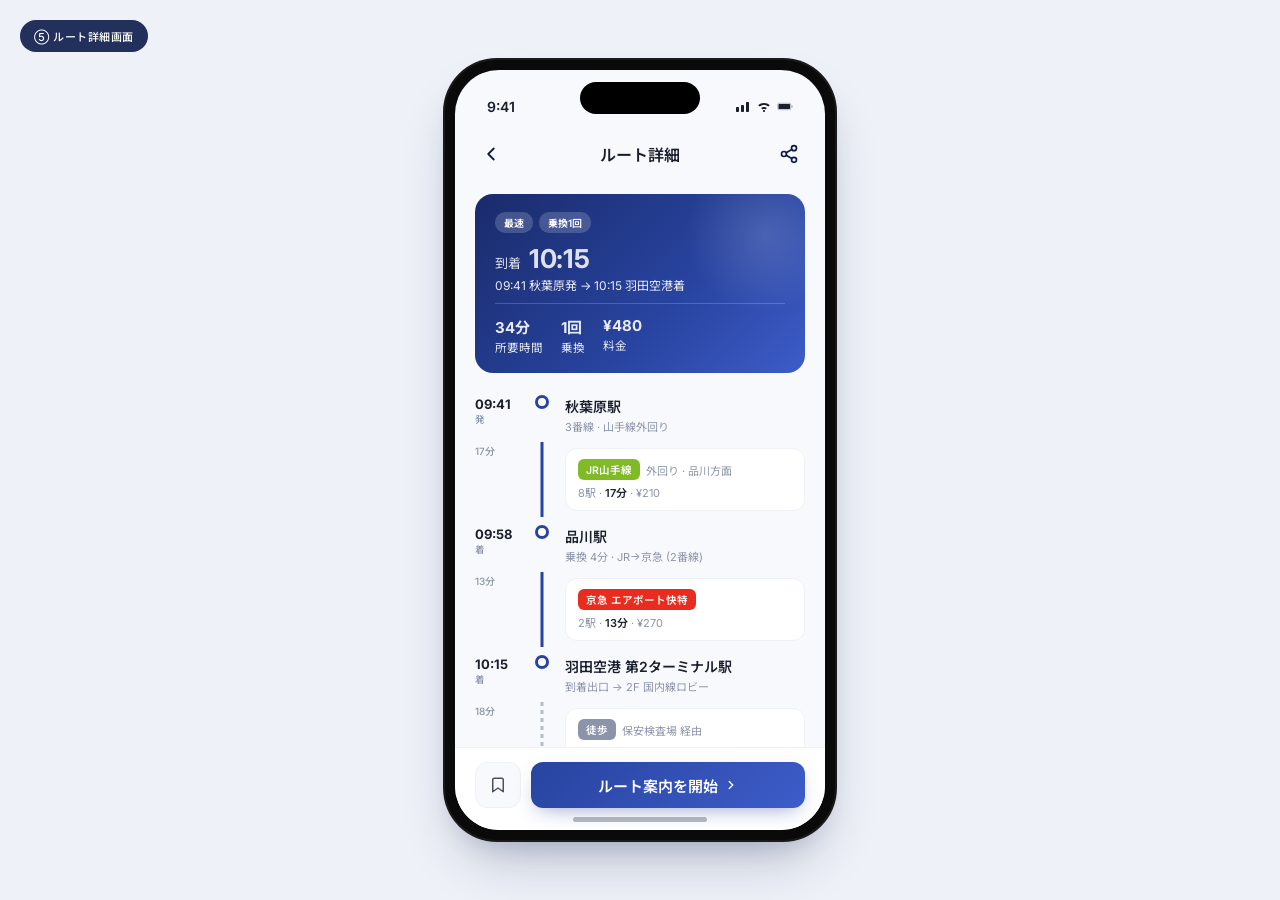
<file: route.html>
<!DOCTYPE html>
<html lang="ja">
<head>
<meta charset="UTF-8" />
<meta name="viewport" content="width=device-width, initial-scale=1.0, viewport-fit=cover, interactive-widget=resizes-content" />
<title>HANEDA — ルート詳細</title>
<link href="https://fonts.googleapis.com/css2?family=Inter:wght@300;400;500;600;700;800&family=Noto+Sans+JP:wght@300;400;500;600;700&display=swap" rel="stylesheet" />
<link rel="stylesheet" href="styles.css" />
</head>
<body>
<div class="flow-hint">⑤ ルート詳細画面</div>
<div class="stage">
  <div class="phone">
    <div class="screen screen-details">
      <div class="status-bar">
        <span>9:41</span>
        <div class="status-icons">
          <svg viewBox="0 0 16 11" fill="none"><path d="M1 7c0-.6.4-1 1-1h1c.6 0 1 .4 1 1v3c0 .6-.4 1-1 1H2c-.6 0-1-.4-1-1V7zm5-2c0-.6.4-1 1-1h1c.6 0 1 .4 1 1v5c0 .6-.4 1-1 1H7c-.6 0-1-.4-1-1V5zm5-3c0-.6.4-1 1-1h1c.6 0 1 .4 1 1v8c0 .6-.4 1-1 1h-1c-.6 0-1-.4-1-1V2z" fill="currentColor"/></svg>
          <svg viewBox="0 0 16 11" fill="none"><path d="M8 2c2.2 0 4.2.8 5.8 2.2l-1.4 1.4C11.1 4.5 9.6 4 8 4s-3.1.5-4.4 1.6L2.2 4.2C3.8 2.8 5.8 2 8 2zM8 6c1.1 0 2.1.4 2.9 1l-1.4 1.4C9.1 8.1 8.6 8 8 8c-.6 0-1.1.1-1.5.4L5.1 7c.8-.6 1.8-1 2.9-1zm0 3c.6 0 1 .4 1 1s-.4 1-1 1-1-.4-1-1 .4-1 1-1z" fill="currentColor"/></svg>
          <svg viewBox="0 0 22 11" fill="none"><rect x="1" y="1" width="18" height="9" rx="2" stroke="currentColor" stroke-opacity="0.4"/><rect x="2" y="2" width="16" height="7" rx="1" fill="currentColor"/><rect x="20" y="4" width="1.5" height="3" rx="0.5" fill="currentColor" opacity="0.4"/></svg>
        </div>
      </div>

      <div class="sub-header">
        <a href="route-results.html" class="icon-btn" aria-label="back">
          <svg width="22" height="22" viewBox="0 0 24 24" fill="none" stroke="currentColor" stroke-width="2" stroke-linecap="round" stroke-linejoin="round"><polyline points="15 18 9 12 15 6"/></svg>
        </a>
        <div class="title">ルート詳細</div>
        <button class="icon-btn" aria-label="share">
          <svg width="20" height="20" viewBox="0 0 24 24" fill="none" stroke="currentColor" stroke-width="2" stroke-linecap="round" stroke-linejoin="round"><circle cx="18" cy="5" r="3"/><circle cx="6" cy="12" r="3"/><circle cx="18" cy="19" r="3"/><line x1="8.59" y1="13.51" x2="15.42" y2="17.49"/><line x1="15.41" y1="6.51" x2="8.59" y2="10.49"/></svg>
        </button>
      </div>

      <div class="details-body">

      <!-- Summary -->
      <div class="details-summary">
        <div class="badges">
          <span class="badge">最速</span>
          <span class="badge">乗換1回</span>
        </div>
        <div class="arrival-big">
          到着 <span class="v">10:15</span>
        </div>
        <div style="font-size: 12px; opacity: 0.9;">09:41 秋葉原発 → 10:15 羽田空港着</div>
        <div class="trip-meta">
          <div>
            <span class="v">34分</span>
            所要時間
          </div>
          <div>
            <span class="v">1回</span>
            乗換
          </div>
          <div>
            <span class="v">¥480</span>
            料金
          </div>
        </div>
      </div>

      <!-- Timeline -->
      <div class="timeline">
        <!-- 1. Akihabara depart -->
        <div class="timeline-station">
          <div class="timeline-time">09:41<span class="small">発</span></div>
          <div class="timeline-dot-col"><div class="timeline-dot"></div></div>
          <div class="timeline-name">
            秋葉原駅
            <span class="sub">3番線 · 山手線外回り</span>
          </div>
        </div>

        <!-- Segment: JR Yamanote -->
        <div class="timeline-segment">
          <div class="timeline-time">17分</div>
          <div class="timeline-dot-col"></div>
          <div class="timeline-segment-body">
            <div class="timeline-segment-line">
              <span class="line-pill jr">JR山手線</span>
              <span style="font-size: 11px; color: var(--gray-500);">外回り · 品川方面</span>
            </div>
            <div class="timeline-segment-meta">
              8駅 · <span class="v">17分</span> · ¥210
            </div>
          </div>
        </div>

        <!-- 2. Shinagawa transfer -->
        <div class="timeline-station">
          <div class="timeline-time">09:58<span class="small">着</span></div>
          <div class="timeline-dot-col"><div class="timeline-dot"></div></div>
          <div class="timeline-name">
            品川駅
            <span class="sub">乗換 4分 · JR→京急 (2番線)</span>
          </div>
        </div>

        <!-- Segment: Keikyu -->
        <div class="timeline-segment">
          <div class="timeline-time">13分</div>
          <div class="timeline-dot-col"></div>
          <div class="timeline-segment-body">
            <div class="timeline-segment-line">
              <span class="line-pill keikyu">京急 エアポート快特</span>
            </div>
            <div class="timeline-segment-meta">
              2駅 · <span class="v">13分</span> · ¥270
            </div>
          </div>
        </div>

        <!-- 3. Haneda arrive -->
        <div class="timeline-station">
          <div class="timeline-time">10:15<span class="small">着</span></div>
          <div class="timeline-dot-col"><div class="timeline-dot"></div></div>
          <div class="timeline-name">
            羽田空港 第2ターミナル駅
            <span class="sub">到着出口 → 2F 国内線ロビー</span>
          </div>
        </div>

        <!-- Segment: Walk -->
        <div class="timeline-segment walk">
          <div class="timeline-time">18分</div>
          <div class="timeline-dot-col"></div>
          <div class="timeline-segment-body">
            <div class="timeline-segment-line">
              <span class="line-pill walk">徒歩</span>
              <span style="font-size: 11px; color: var(--gray-500);">保安検査場 経由</span>
            </div>
            <div class="timeline-segment-meta">
              約450m · <span class="v">18分</span> · 保安検査 待ち時間 約5分
            </div>
          </div>
        </div>

        <!-- 4. Gate end -->
        <div class="timeline-station">
          <div class="timeline-time">10:33<span class="small">着</span></div>
          <div class="timeline-dot-col"><div class="timeline-dot end"></div></div>
          <div class="timeline-name">
            搭乗口 112
            <span class="sub">NH123 ロンドン (LHR) 行</span>
          </div>
        </div>
      </div>

      <!-- Gate arrival info -->
      <div class="gate-arrival">
        <div class="ic">
          <svg width="20" height="20" viewBox="0 0 24 24" fill="none" stroke="currentColor" stroke-width="2" stroke-linecap="round" stroke-linejoin="round"><path d="M17.8 19.2 16 11l3.5-3.5C21 6 21.5 4 21 3c-1-.5-3 0-4.5 1.5L13 8 4.8 6.2c-.5-.1-.9.1-1.1.5l-.3.5c-.2.5-.1 1 .3 1.3L9 12l-2 3H4l-1 1 3 2 2 3 1-1v-3l3-2 3.5 5.3c.3.4.8.5 1.3.3l.5-.2c.4-.3.6-.7.5-1.2z"/></svg>
        </div>
        <div class="tx">
          <div class="t">搭乗ゲート到着予定</div>
          <div class="b"><span class="gn">112</span>搭乗口</div>
        </div>
        <div class="time">
          <span>搭乗開始</span>
          <span class="v">12:30</span>
        </div>
      </div>

      </div><!-- /details-body -->

      <!-- Floating bottom action bar -->
      <div class="fixed-start">
        <button class="btn-save" aria-label="保存">
          <svg width="18" height="18" viewBox="0 0 24 24" fill="none" stroke="currentColor" stroke-width="2" stroke-linecap="round" stroke-linejoin="round"><path d="M19 21l-7-5-7 5V5a2 2 0 0 1 2-2h10a2 2 0 0 1 2 2z"/></svg>
        </button>
        <a href="nav.html" class="btn-start">
          ルート案内を開始
          <svg width="14" height="14" viewBox="0 0 24 24" fill="none" stroke="currentColor" stroke-width="2.2" stroke-linecap="round"><polyline points="9 18 15 12 9 6"/></svg>
        </a>
      </div>

      <div class="home-ind"></div>
    </div>
  </div>
</div>
</body>
</html>
</file>
<file: styles.css>
/* =========================================
   HANEDA Airport App — Shared Styles
   ========================================= */

* { margin: 0; padding: 0; box-sizing: border-box; }

:root {
  --navy-900: #0d1b4b;
  --navy-800: #1a2b6b;
  --navy-700: #2844a0;
  --navy-600: #2f4cc0;
  --blue-500: #3b6fe0;
  --blue-400: #5b8ff0;
  --blue-100: #e8efff;
  --blue-50: #f5f8ff;
  --gray-900: #1a1f2e;
  --gray-700: #4a5166;
  --gray-500: #8b94a8;
  --gray-400: #b4bcc8;
  --gray-300: #d8dde6;
  --gray-200: #eef1f6;
  --gray-100: #f7f9fc;
  --white: #ffffff;
}

html, body {
  font-family: 'Inter', 'Noto Sans JP', -apple-system, BlinkMacSystemFont, sans-serif;
  background: #eef1f7;
  color: var(--gray-900);
  -webkit-font-smoothing: antialiased;
  min-height: 100vh;
}

a { color: inherit; text-decoration: none; }
button { font-family: inherit; cursor: pointer; }

/* Hide scrollbars everywhere to keep within phone frame */
* { scrollbar-width: none; -ms-overflow-style: none; }
*::-webkit-scrollbar { display: none; width: 0; height: 0; }

/* Page container centers phone on desktop */
.stage {
  min-height: 100vh;
  display: flex;
  align-items: center;
  justify-content: center;
  padding: 40px 20px;
}

/* Phone frame (visible on desktop) */
.phone {
  width: 390px;
  height: 780px;
  background: #0a0a0a;
  border-radius: 52px;
  padding: 10px;
  box-shadow:
    0 0 0 2px #1a1a1a,
    0 30px 60px -20px rgba(13, 27, 75, 0.3),
    0 15px 30px -15px rgba(13, 27, 75, 0.2);
  position: relative;
}
.phone::before {
  content: '';
  position: absolute;
  top: 22px; left: 50%;
  transform: translateX(-50%);
  width: 120px; height: 32px;
  background: #000;
  border-radius: 20px;
  z-index: 50;
}

/* Screen */
.screen {
  width: 100%;
  height: 100%;
  border-radius: 44px;
  overflow: hidden;
  position: relative;
  background: var(--white);
}

/* ---------- Status bar ---------- */
.status-bar {
  position: absolute;
  top: 0; left: 0; right: 0;
  height: 54px;
  display: flex;
  align-items: center;
  justify-content: space-between;
  padding: 18px 32px 0;
  font-size: 14px;
  font-weight: 600;
  z-index: 5;
  color: var(--gray-900);
}
.status-bar.light { color: var(--white); }
.status-icons { display: flex; gap: 5px; align-items: center; }
.status-icons svg { width: 16px; height: 11px; }

/* Home indicator */
.home-ind {
  position: absolute;
  bottom: 8px;
  left: 50%;
  transform: translateX(-50%);
  width: 134px;
  height: 5px;
  background: var(--gray-900);
  border-radius: 3px;
  opacity: 0.3;
  z-index: 20;
}
.home-ind.light { background: var(--white); opacity: 0.75; }

/* ---------- Shared icons / buttons ---------- */
.icon-btn {
  width: 32px; height: 32px;
  display: flex; align-items: center; justify-content: center;
  color: var(--navy-900);
  background: none;
  border: none;
  cursor: pointer;
}

.sub-header {
  display: flex;
  align-items: center;
  justify-content: space-between;
  padding: 14px 20px;
}
.sub-header .title {
  font-size: 16px;
  font-weight: 600;
  color: var(--gray-900);
}
.sub-header .spacer { width: 32px; }

/* =========================================
   Screen 1: Login
   ========================================= */
.screen-login {
  position: relative;
  overflow: hidden;
  background: #ffffff;
}
.login-sky {
  position: absolute;
  inset: 0;
  background:
    radial-gradient(ellipse at 20% 20%, rgba(255,200,180,0.5), transparent 50%),
    radial-gradient(ellipse at 80% 10%, rgba(255,230,200,0.3), transparent 60%),
    linear-gradient(180deg, #f0d4b8 0%, #c8b9d0 20%, #8ba3c8 45%, #5a7bb0 70%, #3d5a8a 100%);
}
.login-sky::after {
  content: '';
  position: absolute;
  inset: 0;
  background:
    radial-gradient(ellipse at 30% 85%, rgba(255, 200, 150, 0.4), transparent 40%),
    radial-gradient(ellipse at 70% 90%, rgba(180, 200, 230, 0.4), transparent 40%);
}
.login-airport {
  position: absolute;
  bottom: 35%;
  left: 0; right: 0;
  height: 90px;
  background:
    linear-gradient(to top, rgba(40, 50, 80, 0.8), transparent),
    repeating-linear-gradient(90deg,
      rgba(20, 30, 60, 0.6) 0px,
      rgba(20, 30, 60, 0.6) 2px,
      transparent 2px,
      transparent 4px);
  mask: linear-gradient(to top, black 30%, transparent 100%);
}
.login-tower {
  position: absolute;
  bottom: 35%;
  right: 15%;
  width: 4px;
  height: 110px;
  background: rgba(30, 40, 70, 0.7);
}
.login-tower::after {
  content: '';
  position: absolute;
  top: 0; left: -10px;
  width: 24px; height: 20px;
  background: rgba(30, 40, 70, 0.8);
  border-radius: 3px;
}
.login-water {
  position: absolute;
  bottom: 0; left: 0; right: 0;
  height: 35%;
  background: linear-gradient(180deg,
    rgba(120, 150, 190, 0.6) 0%,
    rgba(180, 195, 215, 0.5) 50%,
    rgba(200, 210, 225, 0.4) 100%);
}
.login-plane {
  position: absolute;
  top: 18%;
  right: 22%;
  color: rgba(255, 255, 255, 0.9);
  transform: rotate(-15deg);
}

.login-brand {
  position: absolute;
  top: 50%;
  left: 50%;
  transform: translate(-50%, -50%);
  text-align: center;
  z-index: 3;
  animation: logoFadeIn 1.4s cubic-bezier(.2, .65, .2, 1) both;
}
.brand-logo {
  width: 220px;
  height: auto;
  display: block;
  user-select: none;
}
@keyframes logoFadeIn {
  0% {
    opacity: 0;
    transform: translate(-50%, -48%) scale(0.96);
    filter: blur(2px);
  }
  60% {
    filter: blur(0);
  }
  100% {
    opacity: 1;
    transform: translate(-50%, -50%) scale(1);
    filter: blur(0);
  }
}

.login-actions {
  position: absolute;
  bottom: 88px;
  left: 28px; right: 28px;
  display: flex;
  flex-direction: column;
  gap: 14px;
  z-index: 3;
  animation: ctaFadeUp 1s cubic-bezier(.2, .65, .2, 1) 0.5s both;
}
@keyframes ctaFadeUp {
  0% { opacity: 0; transform: translateY(12px); }
  100% { opacity: 1; transform: translateY(0); }
}
.btn-primary {
  background: var(--navy-800);
  color: var(--white);
  border: none;
  height: 70px;
  border-radius: 35px;
  font-size: 17px;
  font-weight: 700;
  letter-spacing: 0.02em;
  display: flex;
  align-items: center;
  justify-content: center;
  gap: 10px;
  padding: 0 28px;
  box-shadow: 0 10px 26px -10px rgba(13, 27, 75, 0.55);
  transition: transform .15s ease, box-shadow .15s ease;
}
.btn-primary:hover { transform: translateY(-1px); box-shadow: 0 12px 28px -10px rgba(13, 27, 75, 0.6); }
.btn-primary:active { transform: translateY(0); }
.btn-ghost {
  background: rgba(255, 255, 255, 0.85);
  backdrop-filter: blur(10px);
  color: var(--navy-900);
  border: none;
  height: 58px;
  border-radius: 29px;
  font-size: 16px;
  font-weight: 600;
  display: flex;
  align-items: center;
  justify-content: space-between;
  padding: 0 28px;
  transition: transform .15s ease;
}
.btn-ghost:hover { transform: translateY(-1px); }
.login-guest {
  text-align: center;
  color: var(--white);
  font-size: 13px;
  margin-top: 6px;
  opacity: 0.95;
  text-shadow: 0 1px 6px rgba(0, 0, 0, 0.3);
  cursor: pointer;
}
.login-guest:hover { opacity: 1; }

/* =========================================
   Screen 2: Main / Search
   ========================================= */
.screen-main {
  background: linear-gradient(180deg, #f5f8ff 0%, #ffffff 40%);
  padding-top: 54px;
  display: flex;
  flex-direction: column;
}
.main-body {
  flex: 1 1 0;
  min-height: 0;
  overflow-y: auto;
  padding-bottom: 110px;
}
.topbar {
  display: flex;
  align-items: center;
  justify-content: space-between;
  padding: 14px 24px 20px;
}
.topbar .logo-small {
  font-size: 15px;
  font-weight: 600;
  letter-spacing: 0.3em;
  color: var(--navy-900);
  padding-left: 0.3em;
}
.topbar-logo {
  display: flex;
  align-items: center;
  text-decoration: none;
}
.topbar-logo img {
  height: 22px;
  width: auto;
  display: block;
}

.greeting { padding: 0 24px; margin-top: 4px; }
.greeting h2 {
  font-size: 28px;
  font-weight: 700;
  letter-spacing: -0.01em;
  color: var(--gray-900);
  display: flex;
  align-items: center;
  gap: 8px;
}
.greeting p {
  margin-top: 6px;
  font-size: 14px;
  color: var(--gray-500);
}

.search-card {
  margin: 22px 22px 0;
  background: var(--white);
  border: 1px solid var(--gray-200);
  border-radius: 20px;
  padding: 20px;
  box-shadow: 0 6px 24px -12px rgba(13, 27, 75, 0.12);
}
.field { margin-bottom: 14px; }
.field-label {
  font-size: 12px;
  font-weight: 600;
  color: var(--gray-700);
  margin-bottom: 8px;
}
.field-input {
  width: 100%;
  box-sizing: border-box;
  height: 48px;
  background: var(--gray-100);
  border: 1px solid var(--gray-200);
  border-radius: 14px;
  display: flex;
  align-items: center;
  padding: 0 14px;
  gap: 10px;
  transition: border-color .15s ease, background .15s ease;
  font-family: inherit;
  font-size: 14px;
  color: var(--gray-900);
  text-align: left;
  -webkit-appearance: none;
  appearance: none;
}
button.field-input,
a.field-input {
  text-decoration: none;
}
.field-input:focus-within {
  border-color: var(--navy-700);
  background: var(--white);
}
.field-input .lead {
  width: 24px; height: 24px;
  display: flex; align-items: center; justify-content: center;
  color: var(--navy-700);
}
.field-input input {
  flex: 1;
  border: none;
  outline: none;
  background: none;
  font-size: 16px;
  color: var(--gray-900);
}
.field-input input::placeholder { color: var(--gray-400); }
.field-input .trail {
  color: var(--gray-400);
  display: flex;
  align-items: center;
  justify-content: center;
  cursor: pointer;
}

/* Selectable field (tap to open picker) */
.field-select {
  text-decoration: none;
  cursor: pointer;
  transition: border-color .15s ease, background .15s ease;
}
.field-select:hover {
  border-color: var(--navy-700);
  background: var(--white);
}
.field-select .field-value {
  flex: 1;
  font-size: 14px;
  color: var(--gray-900);
  font-weight: 500;
}
.field-select .lead-locate { color: var(--navy-700); }

.btn-search {
  width: 100%;
  height: 54px;
  background: linear-gradient(135deg, #2844a0 0%, #3d5cc8 100%);
  color: var(--white);
  border: none;
  border-radius: 999px;
  font-size: 15px;
  font-weight: 600;
  display: flex;
  align-items: center;
  justify-content: center;
  gap: 8px;
  margin-top: 25px;
  box-shadow: 0 6px 18px -8px rgba(40, 68, 160, 0.6);
  transition: transform .15s ease, box-shadow .15s ease;
}
.btn-search:hover { transform: translateY(-1px); box-shadow: 0 10px 26px -10px rgba(40, 68, 160, 0.7); }

.recent { margin: 22px 22px 0; }
.recent-header {
  display: flex;
  justify-content: space-between;
  align-items: center;
  margin-bottom: 10px;
  padding: 0 4px;
}
.recent-header .t { font-size: 14px; font-weight: 600; color: var(--gray-900); }
.recent-header .a { font-size: 12px; color: var(--navy-700); cursor: pointer; }

.recent-item {
  display: flex;
  align-items: center;
  padding: 12px 4px;
  border-bottom: 1px solid var(--gray-200);
  gap: 10px;
  cursor: pointer;
  transition: background .15s ease;
}
.recent-item:last-child { border-bottom: none; }
.recent-item:hover { background: var(--gray-100); }
.recent-item .code {
  font-size: 12px;
  font-weight: 700;
  color: var(--navy-700);
  background: var(--blue-50);
  padding: 4px 8px;
  border-radius: 6px;
  min-width: 50px;
  text-align: center;
}
.recent-item .route { flex: 1; font-size: 12.5px; color: var(--gray-700); font-weight: 500; }
.recent-item .chev { color: var(--gray-400); }

.bottom-nav {
  position: absolute;
  bottom: 16px;
  left: 50%;
  transform: translateX(-50%);
  background: #ffffff;
  border: 1px solid var(--gray-200);
  border-radius: 999px;
  padding: 6px;
  display: flex;
  gap: 4px;
  box-shadow: 0 8px 28px -10px rgba(13, 27, 75, 0.18);
  z-index: 10;
}
.nav-item {
  display: flex;
  flex-direction: column;
  align-items: center;
  justify-content: center;
  gap: 4px;
  padding: 9px 18px;
  min-width: 86px;
  border-radius: 999px;
  font-size: 10px;
  font-weight: 600;
  color: #BDC4CF;
  white-space: nowrap;
  letter-spacing: 0.01em;
  transition: background .18s ease, color .18s ease;
}
.nav-item svg { transition: color .18s ease; }
.nav-item:hover { color: var(--gray-700); }
.nav-item.active,
.nav-item.active:hover {
  background: #EAE9EE;
  color: #3957C0;
}

/* =========================================
   Screen 3: Route
   ========================================= */
.screen-route {
  background: linear-gradient(180deg, #f5f8ff 0%, #ffffff 100%);
  padding-top: 54px;
}

.info-card {
  margin: 8px 22px 0;
  background: var(--white);
  border: 1px solid var(--gray-200);
  border-radius: 18px;
  padding: 18px 20px;
  display: flex;
  justify-content: space-between;
  align-items: flex-start;
  box-shadow: 0 4px 16px -8px rgba(13, 27, 75, 0.1);
}
.info-left .lb { font-size: 12px; color: var(--gray-500); margin-bottom: 6px; font-weight: 500; }
.info-left .big { font-size: 26px; font-weight: 700; color: var(--gray-900); letter-spacing: -0.01em; }
.info-left .big span.u { font-size: 12px; font-weight: 500; color: var(--gray-500); margin: 0 4px 0 2px; }
.info-left .sub { font-size: 11px; color: var(--gray-500); margin-top: 6px; }
.info-right { text-align: right; }
.info-right .lb { font-size: 12px; color: var(--gray-500); margin-bottom: 4px; font-weight: 500; }
.info-right .gate { font-size: 30px; font-weight: 700; color: var(--navy-700); letter-spacing: -0.01em; }

.map-panel {
  position: relative;
  margin: 14px 22px 0;
  background: linear-gradient(180deg, #fafbff 0%, #eef2fa 100%);
  border: 1px solid var(--gray-200);
  border-radius: 18px;
  height: 280px;
  overflow: hidden;
}
.map-bg {
  position: absolute;
  inset: 0;
  background:
    radial-gradient(ellipse at 30% 70%, rgba(200, 215, 240, 0.6), transparent 60%),
    linear-gradient(180deg, #ffffff 0%, #e8eef8 100%);
}
.map-grid {
  position: absolute;
  inset: 0;
  background-image:
    linear-gradient(rgba(180, 195, 220, 0.15) 1px, transparent 1px),
    linear-gradient(90deg, rgba(180, 195, 220, 0.15) 1px, transparent 1px);
  background-size: 22px 22px;
  transform: perspective(400px) rotateX(25deg);
  transform-origin: center 70%;
}
.map-buildings { position: absolute; inset: 0; perspective: 600px; }
.bldg {
  position: absolute;
  background: linear-gradient(135deg, #ffffff 0%, #d8deea 100%);
  border: 1px solid #c8d2e4;
  border-radius: 3px;
  box-shadow: 2px 2px 0 rgba(100, 120, 160, 0.1);
}
.bldg1 { left: 12%; top: 40%; width: 40px; height: 48px; transform: rotateX(55deg) rotateZ(-10deg); }
.bldg2 { left: 30%; top: 50%; width: 32px; height: 40px; transform: rotateX(55deg) rotateZ(-10deg); }
.bldg3 { left: 50%; top: 60%; width: 44px; height: 34px; transform: rotateX(55deg) rotateZ(-10deg); }
.bldg4 { left: 25%; top: 25%; width: 36px; height: 32px; transform: rotateX(55deg) rotateZ(-10deg); }
.bldg5 { left: 55%; top: 40%; width: 34px; height: 44px; transform: rotateX(55deg) rotateZ(-10deg); }
.bldg6 { left: 70%; top: 55%; width: 30px; height: 36px; transform: rotateX(55deg) rotateZ(-10deg); }
.bldg7 { left: 42%; top: 35%; width: 26px; height: 30px; transform: rotateX(55deg) rotateZ(-10deg); }

.route-svg { position: absolute; inset: 0; width: 100%; height: 100%; pointer-events: none; }

.map-plane {
  position: absolute;
  top: 22%;
  right: 18%;
  width: 36px; height: 36px;
  background: var(--navy-700);
  border-radius: 50%;
  display: flex;
  align-items: center;
  justify-content: center;
  color: var(--white);
  box-shadow: 0 4px 12px rgba(40, 68, 160, 0.4);
  z-index: 3;
}
.map-plane svg { width: 20px; height: 20px; }

.map-chip {
  position: absolute;
  background: var(--white);
  border: 1px solid var(--gray-200);
  border-radius: 10px;
  padding: 6px 10px;
  font-size: 10px;
  font-weight: 600;
  color: var(--gray-900);
  box-shadow: 0 2px 8px rgba(13, 27, 75, 0.08);
  display: flex;
  flex-direction: column;
  gap: 2px;
  z-index: 3;
}
.map-chip .s { font-size: 9px; color: var(--gray-500); font-weight: 500; }
.map-chip.checkpoint { top: 18%; left: 22%; }
.map-chip.gate { top: 32%; right: 8%; text-align: center; min-width: 48px; }
.map-chip.gate .n { font-size: 18px; font-weight: 700; color: var(--navy-700); line-height: 1; }
.map-chip.gate .l { font-size: 9px; color: var(--gray-500); font-weight: 500; }

.map-icon {
  position: absolute;
  width: 24px; height: 24px;
  background: var(--white);
  border: 1px solid var(--gray-200);
  border-radius: 50%;
  display: flex;
  align-items: center;
  justify-content: center;
  color: var(--gray-500);
  z-index: 3;
}
.map-icon.i1 { top: 58%; left: 20%; }
.map-icon.i2 { top: 68%; left: 48%; }
.map-icon.i3 { top: 48%; left: 38%; }

.floor-picker {
  position: absolute;
  right: 14px;
  top: 50%;
  transform: translateY(-50%);
  display: flex;
  flex-direction: column;
  background: var(--white);
  border-radius: 12px;
  padding: 4px;
  box-shadow: 0 4px 14px rgba(13, 27, 75, 0.08);
  border: 1px solid var(--gray-200);
  z-index: 3;
}
.floor-picker .fl {
  width: 30px; height: 30px;
  display: flex; align-items: center; justify-content: center;
  font-size: 11px;
  font-weight: 600;
  color: var(--gray-400);
  border-radius: 8px;
  cursor: pointer;
}
.floor-picker .fl.active { background: var(--blue-50); color: var(--navy-700); }

.current-loc {
  position: absolute;
  left: 14px; bottom: 14px;
  background: var(--white);
  border: 1px solid var(--gray-200);
  border-radius: 16px;
  padding: 6px 12px 6px 8px;
  display: flex;
  align-items: center;
  gap: 6px;
  box-shadow: 0 2px 8px rgba(13, 27, 75, 0.08);
  font-size: 11px;
  font-weight: 600;
  color: var(--gray-900);
  z-index: 3;
}
.current-loc .dot {
  width: 10px; height: 10px;
  background: var(--navy-700);
  border-radius: 50%;
  box-shadow: 0 0 0 3px rgba(40, 68, 160, 0.2);
}

.stats-row {
  margin: 16px 22px 0;
  display: flex;
  justify-content: space-between;
  padding: 0 10px;
}
.stat { display: flex; align-items: center; gap: 8px; font-size: 12.5px; }
.stat .l { color: var(--gray-500); }
.stat .v { color: var(--gray-900); font-weight: 600; }
.divider-v { width: 1px; background: var(--gray-200); }

.btn-start {
  margin: 16px 22px 0;
  width: calc(100% - 44px);
  height: 54px;
  background: linear-gradient(135deg, #2844a0 0%, #3d5cc8 100%);
  color: var(--white);
  border: none;
  border-radius: 16px;
  font-size: 15px;
  font-weight: 600;
  display: flex;
  align-items: center;
  justify-content: center;
  gap: 6px;
  box-shadow: 0 8px 20px -8px rgba(40, 68, 160, 0.5);
  transition: transform .15s ease, box-shadow .15s ease;
}
.btn-start:hover { transform: translateY(-1px); box-shadow: 0 12px 28px -10px rgba(40, 68, 160, 0.6); }

.route-link {
  display: block;
  text-align: center;
  font-size: 12px;
  color: var(--navy-700);
  margin-top: 14px;
  font-weight: 500;
  cursor: pointer;
}

/* =========================================
   Screen 4: Navigation
   ========================================= */
.screen-nav {
  background: linear-gradient(180deg, #ffffff 0%, #f5f8ff 100%);
  padding-top: 54px;
  display: flex;
  flex-direction: column;
}
.nav-body {
  flex: 1 1 0;
  min-height: 0;
  display: flex;
  flex-direction: column;
  padding-bottom: 16px;
  gap: 10px;
}

/* Top: interior map */
.nav-map {
  margin: 10px 16px 0;
  height: 160px;
  background: #eef2f7;
  border-radius: 16px;
  position: relative;
  overflow: hidden;
  border: 1px solid var(--gray-200);
  flex-shrink: 0;
  box-shadow: 0 4px 14px -8px rgba(13, 27, 75, 0.12);
}
.nav-map-svg {
  width: 100%;
  height: 100%;
  display: block;
}
.nav-current-pin {
  position: absolute;
  transform: translate(-50%, -50%);
  z-index: 3;
  width: 20px; height: 20px;
}
.nav-current-pin .pulse {
  position: absolute;
  top: 50%; left: 50%;
  transform: translate(-50%, -50%);
  width: 18px; height: 18px;
  border-radius: 50%;
  background: rgba(40, 68, 160, 0.35);
  animation: mapPulse 2s ease-out infinite;
}
.nav-current-pin .pulse-dot {
  position: absolute;
  top: 50%; left: 50%;
  transform: translate(-50%, -50%);
  width: 16px; height: 16px;
  border-radius: 50%;
  background: #3d6fe5;
  border: 3px solid var(--white);
  box-shadow: 0 2px 6px rgba(40, 68, 160, 0.5);
  z-index: 2;
}
.nav-current-pin .cone {
  position: absolute;
  top: -18px; left: 50%;
  transform: translateX(-50%);
  width: 0; height: 0;
  border-left: 14px solid transparent;
  border-right: 14px solid transparent;
  border-bottom: 22px solid rgba(61, 111, 229, 0.4);
  filter: blur(0.3px);
}
.nav-map-floor {
  position: absolute;
  top: 10px; left: 10px;
  background: var(--white);
  padding: 5px 10px;
  border-radius: 8px;
  font-size: 11px;
  font-weight: 700;
  color: var(--navy-700);
  box-shadow: 0 2px 6px rgba(13, 27, 75, 0.12);
  z-index: 5;
}
.nav-map-recenter {
  position: absolute;
  top: 10px; right: 10px;
  width: 32px; height: 32px;
  background: var(--white);
  border: none;
  border-radius: 50%;
  color: var(--navy-700);
  display: flex;
  align-items: center;
  justify-content: center;
  box-shadow: 0 2px 8px rgba(13, 27, 75, 0.18);
  cursor: pointer;
  z-index: 5;
}
.nav-map-scale {
  position: absolute;
  bottom: 10px; right: 10px;
  background: rgba(255, 255, 255, 0.9);
  padding: 3px 8px;
  border-radius: 6px;
  font-size: 9.5px;
  font-weight: 600;
  color: var(--gray-700);
  z-index: 5;
}

/* Middle: direction panel */
.nav-direction-panel {
  margin: 0 16px;
  background: var(--white);
  border-radius: 16px;
  padding: 14px 16px;
  display: flex;
  align-items: center;
  gap: 14px;
  box-shadow: 0 4px 14px -8px rgba(13, 27, 75, 0.1);
  flex-shrink: 0;
}
.arrow-circle-sm {
  width: 60px; height: 60px;
  border-radius: 50%;
  background: conic-gradient(from -90deg, var(--navy-700) 0deg, var(--navy-700) 150deg, #e5ebf8 150deg);
  display: flex;
  align-items: center;
  justify-content: center;
  position: relative;
  flex-shrink: 0;
}
.arrow-circle-sm::before {
  content: '';
  position: absolute;
  inset: 5px;
  background: var(--white);
  border-radius: 50%;
}
.arrow-circle-sm svg {
  position: relative;
  z-index: 2;
  color: var(--navy-700);
}

.dir-text { flex: 1; min-width: 0; }
.dir-text .sub {
  font-size: 12px;
  color: var(--gray-500);
  font-weight: 500;
}
.dir-text .main {
  font-size: 13px;
  color: var(--gray-500);
  margin-top: 3px;
}
.dir-text .main span {
  font-size: 26px;
  font-weight: 700;
  color: var(--navy-700);
  margin: 0 3px 0 0;
  letter-spacing: -0.01em;
}
.dir-next {
  text-align: right;
  padding-left: 12px;
  border-left: 1px solid var(--gray-200);
  min-width: 64px;
}
.dir-next .label {
  font-size: 9.5px;
  color: var(--gray-500);
  font-weight: 500;
  letter-spacing: 0.02em;
}
.dir-next .val {
  font-size: 13px;
  font-weight: 700;
  color: var(--gray-900);
  margin-top: 2px;
  display: flex;
  align-items: center;
  justify-content: flex-end;
  gap: 3px;
}
.dir-next .dist {
  font-size: 10px;
  color: var(--gray-500);
  font-weight: 500;
  margin-top: 1px;
}

/* Bottom: route info / progress */
.nav-route-info {
  margin: 0 16px;
  background: var(--white);
  border-radius: 16px;
  padding: 14px 16px 0;
  flex: 1 1 0;
  min-height: 0;
  overflow: hidden;
  display: flex;
  flex-direction: column;
  box-shadow: 0 4px 14px -8px rgba(13, 27, 75, 0.1);
}
.route-steps-scroll {
  flex: 1;
  min-height: 0;
  overflow-y: auto;
  margin: 0 -16px;
  padding: 0 16px 14px;
}
.route-summary {
  display: flex;
  justify-content: space-between;
  align-items: center;
  padding-bottom: 12px;
  border-bottom: 1px solid var(--gray-200);
  margin-bottom: 10px;
}
.route-summary .left .main {
  font-size: 17px;
  font-weight: 700;
  color: var(--navy-700);
  display: block;
  letter-spacing: -0.01em;
}
.route-summary .left .sub {
  font-size: 10.5px;
  color: var(--gray-500);
  display: block;
  margin-top: 2px;
}
.route-summary .right {
  text-align: right;
  font-size: 10px;
  color: var(--gray-500);
}
.route-summary .right .progress-track {
  width: 90px;
  height: 5px;
  background: var(--gray-200);
  border-radius: 3px;
  overflow: hidden;
  margin-top: 4px;
}
.route-summary .right .progress-track .fill {
  height: 100%;
  width: 30%;
  background: linear-gradient(90deg, #2844a0, #5b8ff0);
  border-radius: 3px;
}

.route-steps-label {
  font-size: 10.5px;
  font-weight: 600;
  color: var(--gray-500);
  letter-spacing: 0.06em;
  margin-bottom: 8px;
  text-transform: uppercase;
}
.route-steps {
  position: relative;
}
.route-steps::before {
  content: '';
  position: absolute;
  top: 10px;
  bottom: 10px;
  left: 7px;
  width: 2px;
  background: var(--gray-200);
}
.step {
  display: flex;
  gap: 12px;
  padding: 5px 0;
  position: relative;
}
.step .dot {
  width: 16px;
  height: 16px;
  border-radius: 50%;
  border: 3px solid var(--gray-300);
  background: var(--white);
  z-index: 1;
  flex-shrink: 0;
  margin-top: 2px;
}
.step.current .dot {
  border-color: var(--navy-700);
  background: var(--navy-700);
  box-shadow: 0 0 0 4px rgba(40, 68, 160, 0.2);
}
.step.end .dot {
  border-color: var(--navy-700);
  background: var(--navy-700);
}
.step .body { flex: 1; min-width: 0; }
.step .body .t {
  font-size: 13px;
  font-weight: 600;
  color: var(--gray-900);
}
.step.current .body .t { color: var(--navy-700); }
.step .body .s {
  font-size: 10.5px;
  color: var(--gray-500);
  margin-top: 1px;
}
.step.current .body .s { color: var(--navy-700); opacity: 0.75; }
.step .meta {
  font-size: 10.5px;
  color: var(--gray-500);
  flex-shrink: 0;
  text-align: right;
  padding-top: 3px;
}
.step.done .dot {
  border-color: var(--navy-700);
  background: var(--navy-700);
}
.step.done .body .t { color: var(--gray-500); }
.step.done .body .s { color: var(--gray-400); }
.step.done .meta { color: var(--gray-400); }

/* Step advance CTA (between route-info and nav-bottom) */
.step-cta-wrap {
  margin: 12px 16px 0;
  display: flex;
  gap: 8px;
  align-items: stretch;
}
.step-back-btn {
  flex: 0 0 54px;
  height: 54px;
  background: var(--white);
  border: 1.5px solid var(--gray-200);
  border-radius: 14px;
  display: flex;
  align-items: center;
  justify-content: center;
  cursor: pointer;
  color: var(--gray-700);
  -webkit-tap-highlight-color: transparent;
  transition: background .15s ease, opacity .15s ease;
}
.step-back-btn:active { background: var(--gray-100); }
.step-back-btn[disabled] { opacity: 0.35; cursor: not-allowed; }
.step-cta-btn {
  flex: 1;
  height: 54px;
  background: var(--navy-700);
  color: #fff;
  border: none;
  border-radius: 14px;
  font-family: inherit;
  font-size: 15px;
  font-weight: 700;
  display: flex;
  align-items: center;
  justify-content: center;
  gap: 8px;
  cursor: pointer;
  -webkit-tap-highlight-color: transparent;
  transition: background .15s ease, transform .15s ease;
}
.step-cta-btn:active { background: var(--navy-800); transform: scale(0.99); }
.step-cta-btn[disabled] {
  background: var(--gray-200);
  color: var(--gray-500);
  cursor: not-allowed;
}
.step-cta-btn .ic { display: flex; align-items: center; }

/* Time row inside each step in the route list */
.step .body .time {
  font-size: 15px;
  color: var(--navy-700);
  font-weight: 700;
  margin-top: 5px;
  display: flex;
  align-items: center;
  flex-wrap: wrap;
  gap: 5px;
  letter-spacing: 0.01em;
  line-height: 1.25;
}
.step .body .time svg { width: 14px; height: 14px; flex-shrink: 0; }
.step .body .time .train {
  margin-left: 4px;
  padding-left: 8px;
  border-left: 1px solid var(--gray-300);
  color: var(--gray-700);
  font-weight: 500;
  font-size: 11.5px;
}
.step.done .body .time { color: var(--gray-400); }
.step.done .body .time .train { color: var(--gray-400); border-left-color: var(--gray-200); }

.nav-arrow-card {
  margin: 14px 22px 0;
  background: var(--white);
  border-radius: 22px;
  padding: 28px 20px;
  display: flex;
  flex-direction: column;
  align-items: center;
  gap: 10px;
}
.arrow-circle {
  width: 110px;
  height: 110px;
  border-radius: 50%;
  background: conic-gradient(from -90deg, var(--navy-700) 0deg, var(--navy-700) 120deg, #e5ebf8 120deg, #e5ebf8 360deg);
  display: flex;
  align-items: center;
  justify-content: center;
  position: relative;
}
.arrow-circle::before {
  content: '';
  position: absolute;
  inset: 7px;
  background: var(--white);
  border-radius: 50%;
}
.arrow-circle svg { position: relative; z-index: 2; color: var(--navy-700); }

.nav-direction { font-size: 15px; font-weight: 500; color: var(--gray-500); margin-top: 4px; }
.nav-distance { font-size: 13px; color: var(--gray-500); display: flex; align-items: baseline; gap: 4px; }
.nav-distance .v { font-size: 34px; font-weight: 700; color: var(--navy-700); letter-spacing: -0.01em; }

.nav-gate-card {
  margin: 14px 22px 0;
  background: var(--white);
  border: 1px solid var(--gray-200);
  border-radius: 16px;
  padding: 16px 18px;
  box-shadow: 0 4px 14px -8px rgba(13, 27, 75, 0.08);
}
.nav-gate-row { display: flex; justify-content: space-between; align-items: center; }
.nav-gate-row .lb { font-size: 13px; font-weight: 600; color: var(--gray-900); }
.nav-gate-row .rt { font-size: 11px; color: var(--gray-500); display: flex; gap: 10px; }
.nav-gate-row .rt .v { color: var(--gray-900); font-weight: 500; }

.nav-gate-progress { margin-top: 12px; display: flex; justify-content: space-between; align-items: center; }
.nav-gate-progress .lb { font-size: 11.5px; color: var(--gray-500); }
.nav-gate-progress .v { font-size: 11.5px; color: var(--gray-900); }
.nav-gate-progress .v strong {
  font-size: 15px;
  font-weight: 700;
  color: var(--navy-700);
  margin-right: 2px;
}
.progress-bar {
  margin-top: 6px;
  height: 5px;
  background: var(--gray-200);
  border-radius: 3px;
  overflow: hidden;
}
.progress-bar .fill {
  height: 100%;
  width: 65%;
  background: linear-gradient(90deg, #2844a0, #5b8ff0);
  border-radius: 3px;
}

.nav-gate-link {
  margin: 12px 22px 0;
  background: var(--white);
  border: 1px solid var(--gray-200);
  border-radius: 16px;
  padding: 14px 18px;
  display: flex;
  align-items: center;
  gap: 12px;
  box-shadow: 0 4px 14px -8px rgba(13, 27, 75, 0.08);
  cursor: pointer;
  transition: border-color .15s ease;
}
.nav-gate-link:hover { border-color: var(--navy-700); }
.nav-gate-link .ar {
  width: 32px; height: 32px;
  border-radius: 8px;
  background: var(--blue-50);
  color: var(--navy-700);
  display: flex; align-items: center; justify-content: center;
}
.nav-gate-link .num { font-size: 18px; font-weight: 700; color: var(--gray-900); }
.nav-gate-link .tx { flex: 1; margin-left: 4px; }
.nav-gate-link .tx .t { font-size: 12px; font-weight: 600; color: var(--gray-900); }
.nav-gate-link .tx .s { font-size: 10px; color: var(--gray-500); }
.nav-gate-link .chev { color: var(--gray-400); }

.nav-corridor {
  margin: 14px 22px 0;
  background: linear-gradient(180deg, #e8eef8 0%, #c8d4e8 60%, #a8b8d0 100%);
  border-radius: 16px;
  height: 150px;
  position: relative;
  overflow: hidden;
}
.nav-corridor::before {
  content: '';
  position: absolute;
  inset: 0;
  background:
    linear-gradient(180deg, transparent 40%, rgba(255,255,255,0.5) 100%),
    radial-gradient(ellipse at center top, rgba(255,255,255,0.6), transparent 60%);
}
.corridor-walls { position: absolute; inset: 0; }
.corridor-walls::before, .corridor-walls::after {
  content: '';
  position: absolute;
  top: 0; bottom: 0;
  width: 50%;
  background: linear-gradient(90deg, #d0dae8 0%, transparent 100%);
}
.corridor-walls::before { left: 0; }
.corridor-walls::after {
  right: 0;
  background: linear-gradient(-90deg, #d0dae8 0%, transparent 100%);
}
.corridor-arrows {
  position: absolute;
  inset: 0;
  display: flex;
  flex-direction: column;
  align-items: center;
  justify-content: flex-end;
  padding-bottom: 18px;
  gap: 4px;
}
.corridor-arrow { color: var(--navy-600); opacity: 0.8; }
.corridor-arrow.a1 { width: 70px; opacity: 0.3; }
.corridor-arrow.a2 { width: 80px; opacity: 0.5; }
.corridor-arrow.a3 { width: 90px; opacity: 0.75; }
.corridor-arrow.a4 { width: 100px; opacity: 1; }

.nav-bottom {
  position: absolute;
  bottom: 0; left: 0; right: 0;
  background: var(--white);
  border-top: 1px solid var(--gray-200);
  padding: 16px 20px 22px;
  display: flex;
  justify-content: space-around;
  align-items: center;
  z-index: 10;
}
.nav-btn {
  display: flex;
  flex-direction: column;
  align-items: center;
  gap: 5px;
  font-size: 11px;
  color: var(--gray-900);
  font-weight: 500;
  cursor: pointer;
  background: none;
  border: none;
}
.nav-btn .icn {
  width: 36px; height: 36px;
  border-radius: 50%;
  display: flex;
  align-items: center;
  justify-content: center;
  color: var(--gray-700);
  background: var(--gray-100);
  transition: transform .15s ease;
}
.nav-btn:hover .icn { transform: scale(1.05); }
.nav-btn.pause .icn {
  background: var(--navy-800);
  color: var(--white);
  width: 46px; height: 46px;
}

/* =========================================
   Screen: Location Picker
   ========================================= */
.screen-location {
  background: #e8eef3;
  overflow: hidden;
}

/* Map canvas (Google Maps-like) */
.map-canvas {
  position: absolute;
  inset: 0;
  background:
    radial-gradient(ellipse at 50% 50%, #f4f7fb 0%, #e5ecf3 60%, #d8e0ea 100%);
  overflow: hidden;
}

/* Large blue water region (Tokyo Bay style) */
.map-water {
  position: absolute;
  right: -10%;
  bottom: -10%;
  width: 90%;
  height: 85%;
  background: linear-gradient(135deg, #c5dcee 0%, #aac9e0 100%);
  border-radius: 40% 20% 30% 50%;
  opacity: 0.9;
}
.map-water::after {
  content: '';
  position: absolute;
  inset: 0;
  background: linear-gradient(180deg, transparent 60%, rgba(150, 185, 215, 0.3));
  border-radius: inherit;
}

/* Land parks (light green) */
.map-park {
  position: absolute;
  background: #d4e4c8;
  opacity: 0.85;
  border-radius: 40% 30% 35% 40%;
}
.map-park.p1 { top: 12%; left: 8%; width: 90px; height: 70px; }
.map-park.p2 { top: 58%; left: 4%; width: 60px; height: 55px; border-radius: 30% 50% 40% 35%; }

/* Roads — using pseudo-elements and absolute positioned strips */
.map-road {
  position: absolute;
  background: var(--white);
  box-shadow: 0 0 0 1px #d0d8e0;
}
.map-road.major { background: #ffe4a0; box-shadow: 0 0 0 1px #e0c070; }
.map-road.r1 { top: 22%; left: -5%; width: 80%; height: 5px; transform: rotate(8deg); }
.map-road.r2 { top: 42%; left: -5%; width: 75%; height: 7px; transform: rotate(-5deg); }
.map-road.r3 { top: 65%; left: -5%; width: 70%; height: 5px; transform: rotate(4deg); }
.map-road.r4 { top: 10%; left: 25%; width: 4px; height: 85%; transform: rotate(8deg); }
.map-road.r5 { top: 10%; left: 55%; width: 3px; height: 80%; transform: rotate(-3deg); }
.map-road.r6 { top: 30%; left: 15%; width: 50%; height: 3px; transform: rotate(-15deg); }
.map-road.r7 { top: 52%; left: 20%; width: 45%; height: 3px; transform: rotate(10deg); }

/* Building blocks (subtle gray rectangles) */
.map-bldg {
  position: absolute;
  background: #eef2f7;
  border: 1px solid #d8dde6;
  border-radius: 2px;
}
.map-bldg.b1 { top: 16%; left: 30%; width: 16px; height: 20px; }
.map-bldg.b2 { top: 26%; left: 40%; width: 22px; height: 16px; }
.map-bldg.b3 { top: 36%; left: 32%; width: 18px; height: 22px; }
.map-bldg.b4 { top: 48%; left: 44%; width: 20px; height: 18px; }
.map-bldg.b5 { top: 58%; left: 36%; width: 16px; height: 16px; }
.map-bldg.b6 { top: 72%; left: 26%; width: 24px; height: 20px; }
.map-bldg.b7 { top: 18%; left: 58%; width: 18px; height: 20px; }
.map-bldg.b8 { top: 30%; left: 62%; width: 16px; height: 18px; }

/* Airport icon on map (large, visible) */
.map-airport {
  position: absolute;
  top: 52%;
  left: 38%;
  transform: translate(-50%, -50%);
  display: flex;
  flex-direction: column;
  align-items: center;
  gap: 3px;
  z-index: 4;
}
.map-airport .plane-icon {
  width: 38px; height: 38px;
  background: var(--white);
  border: 2px solid var(--navy-700);
  border-radius: 50%;
  display: flex;
  align-items: center;
  justify-content: center;
  color: var(--navy-700);
  box-shadow: 0 4px 12px rgba(13, 27, 75, 0.15);
}
.map-airport .plane-label {
  background: var(--white);
  padding: 3px 8px;
  border-radius: 10px;
  font-size: 9.5px;
  font-weight: 700;
  color: var(--gray-900);
  box-shadow: 0 2px 6px rgba(13, 27, 75, 0.12);
  white-space: nowrap;
}

/* Current location pin (pulsing) */
.current-location-pin {
  position: absolute;
  top: 48%;
  left: 50%;
  transform: translate(-50%, -50%);
  z-index: 5;
  pointer-events: none;
}
.pulse {
  position: absolute;
  top: 50%;
  left: 50%;
  transform: translate(-50%, -50%);
  width: 18px;
  height: 18px;
  border-radius: 50%;
  background: rgba(40, 68, 160, 0.3);
  animation: mapPulse 2s ease-out infinite;
}
.pulse-dot {
  position: relative;
  width: 18px;
  height: 18px;
  border-radius: 50%;
  background: #3d6fe5;
  border: 3px solid var(--white);
  box-shadow: 0 2px 6px rgba(40, 68, 160, 0.5);
  z-index: 2;
}
@keyframes mapPulse {
  0% { transform: translate(-50%, -50%) scale(1); opacity: 0.6; }
  100% { transform: translate(-50%, -50%) scale(3.5); opacity: 0; }
}

/* Selectable departure pins */
.map-pin {
  position: absolute;
  transform: translate(-50%, -100%);
  z-index: 4;
  cursor: pointer;
  transition: transform .15s ease;
}
.map-pin:hover { transform: translate(-50%, -100%) scale(1.08); }
.map-pin.active { z-index: 6; }
.map-pin .pin-icon {
  width: 32px;
  height: 40px;
  display: flex;
  align-items: center;
  justify-content: center;
  position: relative;
}
.map-pin .pin-icon svg { filter: drop-shadow(0 3px 5px rgba(13, 27, 75, 0.3)); }
.map-pin.active .pin-icon {
  transform: scale(1.15);
}
.map-pin .pin-label {
  position: absolute;
  top: 44px;
  left: 50%;
  transform: translateX(-50%);
  background: var(--white);
  padding: 3px 8px;
  border-radius: 8px;
  font-size: 9.5px;
  font-weight: 600;
  color: var(--gray-900);
  box-shadow: 0 2px 6px rgba(13, 27, 75, 0.12);
  white-space: nowrap;
}

/* Search bar overlay */
.loc-search {
  position: absolute;
  top: 60px;
  left: 16px;
  right: 16px;
  background: var(--white);
  border-radius: 14px;
  padding: 12px 14px;
  display: flex;
  align-items: center;
  gap: 10px;
  box-shadow: 0 6px 20px -6px rgba(13, 27, 75, 0.2);
  z-index: 15;
}
.loc-search .back {
  width: 28px; height: 28px;
  display: flex; align-items: center; justify-content: center;
  color: var(--gray-900);
}
.loc-search input {
  flex: 1;
  border: none;
  outline: none;
  font-size: 14px;
  font-family: inherit;
  color: var(--gray-900);
  background: none;
}
.loc-search input::placeholder { color: var(--gray-400); }
.loc-search .search-icon { color: var(--gray-400); }

/* Locate-me button (floating) */
.locate-me {
  position: absolute;
  right: 16px;
  bottom: 280px;
  width: 44px;
  height: 44px;
  border-radius: 50%;
  background: var(--white);
  display: flex;
  align-items: center;
  justify-content: center;
  color: var(--navy-700);
  box-shadow: 0 4px 14px rgba(13, 27, 75, 0.18);
  z-index: 12;
  cursor: pointer;
  border: none;
  transition: transform .15s ease;
}
.locate-me:hover { transform: scale(1.05); }

/* Zoom controls */
.zoom-controls {
  position: absolute;
  right: 16px;
  bottom: 336px;
  background: var(--white);
  border-radius: 10px;
  display: flex;
  flex-direction: column;
  box-shadow: 0 4px 14px rgba(13, 27, 75, 0.15);
  z-index: 12;
  overflow: hidden;
}
.zoom-controls button {
  width: 40px; height: 40px;
  background: none;
  border: none;
  color: var(--gray-900);
  font-size: 18px;
  font-weight: 600;
  display: flex;
  align-items: center;
  justify-content: center;
  cursor: pointer;
}
.zoom-controls button + button { border-top: 1px solid var(--gray-200); }
.zoom-controls button:hover { background: var(--gray-100); }

/* Bottom sheet: selected location */
.loc-sheet {
  position: absolute;
  left: 0; right: 0; bottom: 0;
  background: var(--white);
  border-radius: 24px 24px 0 0;
  padding: 14px 22px 22px;
  box-shadow: 0 -8px 30px -12px rgba(13, 27, 75, 0.25);
  z-index: 20;
}
.loc-sheet::before {
  content: '';
  display: block;
  width: 40px;
  height: 4px;
  background: var(--gray-300);
  border-radius: 2px;
  margin: 0 auto 14px;
}
.loc-sheet .lbl {
  font-size: 11px;
  font-weight: 600;
  color: var(--gray-500);
  letter-spacing: 0.02em;
  margin-bottom: 6px;
}
.loc-sheet .title-row {
  display: flex;
  align-items: flex-start;
  gap: 10px;
  margin-bottom: 4px;
}
.loc-sheet .pin-small {
  width: 28px; height: 28px;
  border-radius: 50%;
  background: var(--blue-50);
  color: var(--navy-700);
  display: flex;
  align-items: center;
  justify-content: center;
  flex-shrink: 0;
  margin-top: 2px;
}
.loc-sheet .title-main {
  font-size: 17px;
  font-weight: 700;
  color: var(--gray-900);
  letter-spacing: -0.01em;
}
.loc-sheet .title-sub {
  font-size: 11.5px;
  color: var(--gray-500);
  margin-top: 2px;
}
.loc-sheet .dist {
  font-size: 11px;
  color: var(--gray-500);
  margin: 10px 0 14px;
  display: flex;
  gap: 14px;
}
.loc-sheet .dist .v { color: var(--gray-900); font-weight: 600; }

.loc-suggest {
  display: flex;
  gap: 8px;
  margin-bottom: 14px;
  overflow-x: auto;
  -webkit-overflow-scrolling: touch;
}
.loc-suggest::-webkit-scrollbar { display: none; }
.loc-chip {
  flex-shrink: 0;
  padding: 7px 12px;
  background: var(--gray-100);
  border: 1px solid var(--gray-200);
  border-radius: 18px;
  font-size: 11.5px;
  font-weight: 500;
  color: var(--gray-700);
  cursor: pointer;
  white-space: nowrap;
  transition: all .15s ease;
}
.loc-chip:hover { border-color: var(--navy-700); color: var(--navy-700); }
.loc-chip.active {
  background: var(--navy-700);
  border-color: var(--navy-700);
  color: var(--white);
}

.btn-confirm {
  width: 100%;
  height: 52px;
  background: linear-gradient(135deg, #2844a0 0%, #3d5cc8 100%);
  color: var(--white);
  border: none;
  border-radius: 16px;
  font-size: 15px;
  font-weight: 600;
  display: flex;
  align-items: center;
  justify-content: center;
  gap: 8px;
  box-shadow: 0 6px 18px -8px rgba(40, 68, 160, 0.5);
  transition: transform .15s ease;
  text-decoration: none;
  font-family: inherit;
  cursor: pointer;
}
.btn-confirm:hover { transform: translateY(-1px); }

/* =========================================
   Screen: Route Results (transit tabs)
   ========================================= */
.screen-results {
  background: var(--gray-100);
  padding-top: 54px;
  display: flex;
  flex-direction: column;
}
.results-body {
  flex: 1 1 0;
  min-height: 0;
  overflow-y: auto;
  padding-bottom: 20px;
}

.od-card {
  margin: 10px 20px 0;
  background: var(--white);
  border: 1px solid var(--gray-200);
  border-radius: 16px;
  padding: 16px 18px;
  box-shadow: 0 4px 16px -10px rgba(13, 27, 75, 0.12);
}
.od-row {
  display: flex;
  align-items: center;
  gap: 12px;
  padding: 6px 0;
}
.od-row .od-dot {
  width: 12px; height: 12px;
  border-radius: 50%;
  flex-shrink: 0;
}
.od-row .od-dot.from { background: #3d6fe5; box-shadow: 0 0 0 3px rgba(61, 111, 229, 0.2); }
.od-row .od-dot.to { background: var(--navy-700); }
.od-row .od-label { font-size: 10.5px; color: var(--gray-500); width: 36px; flex-shrink: 0; }
.od-row .od-place {
  flex: 1;
  font-size: 14px;
  font-weight: 600;
  color: var(--gray-900);
}
.od-row .od-swap {
  color: var(--gray-400);
  background: var(--gray-100);
  border: none;
  width: 32px; height: 32px;
  border-radius: 50%;
  display: flex;
  align-items: center;
  justify-content: center;
  cursor: pointer;
}
.od-line {
  margin-left: 5px;
  width: 2px;
  height: 16px;
  background: var(--gray-300);
  border-left: 2px dashed var(--gray-300);
  background: none;
}

.filter-row {
  display: flex;
  gap: 8px;
  padding: 12px 20px 4px;
  overflow-x: auto;
  -webkit-overflow-scrolling: touch;
}
.filter-row::-webkit-scrollbar { display: none; }
.filter-chip {
  flex-shrink: 0;
  padding: 6px 12px;
  background: var(--white);
  border: 1px solid var(--gray-200);
  border-radius: 14px;
  font-size: 11px;
  font-weight: 500;
  color: var(--gray-700);
  display: flex;
  align-items: center;
  gap: 5px;
  cursor: pointer;
  white-space: nowrap;
}
.filter-chip svg { width: 12px; height: 12px; }

.tabs {
  display: flex;
  background: var(--white);
  margin: 12px 20px 0;
  border-radius: 14px;
  padding: 4px;
  border: 1px solid var(--gray-200);
}
.tab {
  flex: 1;
  padding: 10px 8px;
  text-align: center;
  font-size: 12px;
  font-weight: 500;
  color: var(--gray-500);
  border-radius: 10px;
  cursor: pointer;
  transition: all .15s ease;
  display: flex;
  flex-direction: column;
  align-items: center;
  gap: 2px;
}
.tab .tab-sub { font-size: 9.5px; opacity: 0.75; font-weight: 400; }
.tab:hover { color: var(--gray-900); }
.tab.active {
  background: linear-gradient(135deg, #2844a0 0%, #3d5cc8 100%);
  color: var(--white);
  font-weight: 600;
  box-shadow: 0 4px 12px -4px rgba(40, 68, 160, 0.4);
}
.tab.active .tab-sub { opacity: 0.9; color: var(--white); }

.results-list { padding: 12px 20px 0; }
.tab-panel { display: none; }
.tab-panel.active { display: block; }

.route-card {
  background: var(--white);
  border: 1px solid var(--gray-200);
  border-radius: 16px;
  padding: 16px;
  margin-bottom: 12px;
  box-shadow: 0 2px 10px -6px rgba(13, 27, 75, 0.1);
  cursor: pointer;
  text-decoration: none;
  color: inherit;
  display: block;
  transition: border-color .15s ease, transform .15s ease;
}
.route-card:hover {
  border-color: var(--navy-700);
  transform: translateY(-1px);
}

.route-card-top {
  display: flex;
  justify-content: space-between;
  align-items: flex-start;
  margin-bottom: 10px;
}
.route-badge {
  padding: 3px 9px;
  border-radius: 10px;
  font-size: 10px;
  font-weight: 700;
  letter-spacing: 0.02em;
}
.route-badge.fast { background: linear-gradient(135deg, #ff9248 0%, #ff6b35 100%); color: white; }
.route-badge.easy { background: linear-gradient(135deg, #4ac0a0 0%, #2e9e80 100%); color: white; }
.route-badge.cheap { background: linear-gradient(135deg, #5b8ff0 0%, #2844a0 100%); color: white; }
.route-badge.normal { background: var(--gray-100); color: var(--gray-700); border: 1px solid var(--gray-200); }

.arrive-time {
  text-align: right;
}
.arrive-time .lb { font-size: 9.5px; color: var(--gray-500); }
.arrive-time .v {
  font-size: 20px;
  font-weight: 700;
  color: var(--gray-900);
  letter-spacing: -0.01em;
  line-height: 1.1;
}

.route-times {
  font-size: 13px;
  color: var(--gray-900);
  margin-bottom: 10px;
  display: flex;
  align-items: center;
  gap: 8px;
}
.route-times .dep, .route-times .arr { font-weight: 600; }
.route-times .arrow { color: var(--gray-400); }
.route-times .duration {
  font-size: 11px;
  font-weight: 600;
  color: var(--navy-700);
  background: var(--blue-50);
  padding: 3px 8px;
  border-radius: 8px;
  margin-left: auto;
}

.route-meta {
  display: flex;
  gap: 14px;
  font-size: 11.5px;
  color: var(--gray-500);
  margin-bottom: 12px;
}
.route-meta .item { display: flex; align-items: center; gap: 4px; }
.route-meta .item .v { color: var(--gray-900); font-weight: 600; }
.route-meta .item.fare .v { color: #c66a00; }

.line-pills {
  display: flex;
  align-items: center;
  gap: 4px;
  flex-wrap: wrap;
}
.line-pill {
  padding: 3px 8px;
  border-radius: 6px;
  font-size: 10.5px;
  font-weight: 600;
  color: var(--white);
  white-space: nowrap;
}
.line-pill.jr { background: #80ba27; }
.line-pill.keikyu { background: #e82c1f; }
.line-pill.monorail { background: #0068b5; }
.line-pill.bus { background: #ff9248; }
.line-pill.toei { background: #6bb744; }
.line-pill.metro { background: #f09200; }
.line-pill.walk { background: var(--gray-500); }
.line-arrow { color: var(--gray-400); font-size: 11px; }

.gate-ref {
  margin-top: 10px;
  padding-top: 10px;
  border-top: 1px dashed var(--gray-200);
  display: flex;
  align-items: center;
  gap: 8px;
  font-size: 11px;
  color: var(--gray-700);
}
.gate-ref .gate-num {
  font-size: 13px;
  font-weight: 700;
  color: var(--navy-700);
  background: var(--blue-50);
  padding: 2px 8px;
  border-radius: 6px;
}
.gate-ref .gate-sub { color: var(--gray-500); }

/* =========================================
   Screen: Route Details (timeline)
   ========================================= */
.screen-details {
  background: var(--gray-100);
  padding-top: 54px;
  display: flex;
  flex-direction: column;
}
.details-body {
  flex: 1 1 0;
  min-height: 0;
  overflow-y: auto;
  padding-bottom: 110px;
}

.details-summary {
  margin: 10px 20px 0;
  background: linear-gradient(135deg, #1a2b6b 0%, #2844a0 60%, #3d5cc8 100%);
  color: var(--white);
  border-radius: 18px;
  padding: 18px 20px;
  position: relative;
  overflow: hidden;
}
.details-summary::after {
  content: '';
  position: absolute;
  top: -40px; right: -40px;
  width: 160px; height: 160px;
  background: radial-gradient(circle, rgba(255,255,255,0.15), transparent 70%);
}
.details-summary .badges {
  display: flex;
  gap: 6px;
  margin-bottom: 10px;
}
.details-summary .badge {
  padding: 3px 9px;
  font-size: 10px;
  font-weight: 600;
  background: rgba(255, 255, 255, 0.18);
  border-radius: 10px;
  backdrop-filter: blur(4px);
}
.details-summary .arrival-big {
  font-size: 13px;
  opacity: 0.85;
  margin-bottom: 2px;
}
.details-summary .arrival-big .v {
  font-size: 26px;
  font-weight: 700;
  margin: 0 4px;
  letter-spacing: -0.01em;
}
.details-summary .trip-meta {
  display: flex;
  gap: 18px;
  margin-top: 10px;
  padding-top: 12px;
  border-top: 1px solid rgba(255, 255, 255, 0.2);
  font-size: 11.5px;
  opacity: 0.9;
}
.details-summary .trip-meta .v {
  font-size: 15px;
  font-weight: 700;
  display: block;
  margin-bottom: 2px;
  opacity: 1;
}

/* Timeline */
.timeline {
  margin: 16px 20px 0;
  position: relative;
}
.timeline-station {
  display: flex;
  gap: 14px;
  align-items: flex-start;
  padding: 6px 0;
}
.timeline-time {
  width: 44px;
  font-size: 13px;
  font-weight: 700;
  color: var(--gray-900);
  flex-shrink: 0;
  padding-top: 1px;
}
.timeline-time .small { display: block; font-size: 9.5px; color: var(--gray-500); font-weight: 500; }
.timeline-dot-col {
  width: 18px;
  display: flex;
  flex-direction: column;
  align-items: center;
  position: relative;
  flex-shrink: 0;
}
.timeline-dot {
  width: 14px;
  height: 14px;
  border-radius: 50%;
  background: var(--white);
  border: 3px solid var(--navy-700);
  z-index: 2;
  flex-shrink: 0;
}
.timeline-dot.end { background: var(--navy-700); }
.timeline-name {
  flex: 1;
  font-size: 14px;
  font-weight: 600;
  color: var(--gray-900);
  padding-top: 1px;
}
.timeline-name .sub {
  display: block;
  font-size: 11px;
  color: var(--gray-500);
  font-weight: 400;
  margin-top: 2px;
}

.timeline-segment {
  display: flex;
  gap: 14px;
  align-items: stretch;
  padding: 2px 0;
}
.timeline-segment .timeline-time {
  font-size: 10px;
  color: var(--gray-500);
  font-weight: 500;
}
.timeline-segment .timeline-dot-col::before {
  content: '';
  position: absolute;
  top: 0; bottom: 0; left: 50%;
  width: 3px;
  background: var(--navy-700);
  transform: translateX(-50%);
}
.timeline-segment.walk .timeline-dot-col::before {
  background: repeating-linear-gradient(
    to bottom,
    var(--gray-400) 0 4px,
    transparent 4px 8px
  );
}
.timeline-segment-body {
  flex: 1;
  background: var(--white);
  border: 1px solid var(--gray-200);
  border-radius: 12px;
  padding: 10px 12px;
  margin: 6px 0;
}
.timeline-segment-line {
  display: flex;
  align-items: center;
  gap: 6px;
  margin-bottom: 4px;
}
.timeline-segment-meta {
  font-size: 11px;
  color: var(--gray-500);
}
.timeline-segment-meta .v { color: var(--gray-900); font-weight: 600; }

.gate-arrival {
  margin: 14px 20px 0;
  background: linear-gradient(135deg, var(--blue-50) 0%, #dde7fb 100%);
  border: 1px solid var(--blue-100);
  border-radius: 14px;
  padding: 14px 16px;
  display: flex;
  align-items: center;
  gap: 12px;
}
.gate-arrival .ic {
  width: 40px; height: 40px;
  background: var(--navy-700);
  border-radius: 10px;
  color: var(--white);
  display: flex;
  align-items: center;
  justify-content: center;
  flex-shrink: 0;
}
.gate-arrival .tx { flex: 1; }
.gate-arrival .t {
  font-size: 12px;
  color: var(--gray-700);
  margin-bottom: 2px;
}
.gate-arrival .b {
  font-size: 14px;
  font-weight: 700;
  color: var(--navy-700);
}
.gate-arrival .b .gn {
  display: inline-block;
  font-size: 18px;
  margin-right: 4px;
}
.gate-arrival .time {
  text-align: right;
  font-size: 11px;
  color: var(--gray-500);
}
.gate-arrival .time .v {
  display: block;
  font-size: 14px;
  color: var(--gray-900);
  font-weight: 700;
}

.fixed-start {
  position: absolute;
  bottom: 0; left: 0; right: 0;
  background: var(--white);
  border-top: 1px solid var(--gray-200);
  padding: 14px 20px 22px;
  display: flex;
  gap: 10px;
  align-items: center;
  z-index: 10;
}
.fixed-start .btn-save {
  width: 46px; height: 46px;
  border-radius: 12px;
  background: var(--gray-100);
  border: 1px solid var(--gray-200);
  color: var(--gray-700);
  display: flex;
  align-items: center;
  justify-content: center;
  cursor: pointer;
  flex-shrink: 0;
}
.fixed-start .btn-save:hover { color: var(--navy-700); border-color: var(--navy-700); }
.fixed-start .btn-start {
  flex: 1;
  margin: 0;
  width: auto;
  height: 46px;
  border-radius: 12px;
  text-decoration: none;
}

/* =========================================
   Drawer (hamburger menu)
   ========================================= */
.drawer-overlay {
  position: absolute;
  inset: 0;
  background: rgba(13, 20, 40, 0);
  z-index: 40;
  pointer-events: none;
  transition: background .25s ease;
}
.drawer-overlay.open {
  background: rgba(13, 20, 40, 0.5);
  pointer-events: auto;
}

.drawer {
  position: absolute;
  top: 0; left: 0; bottom: 0;
  width: 84%;
  max-width: 320px;
  background: var(--white);
  z-index: 50;
  transform: translateX(-100%);
  transition: transform .3s cubic-bezier(.4, 0, .2, 1);
  display: flex;
  flex-direction: column;
  box-shadow: 8px 0 30px -10px rgba(13, 27, 75, 0.25);
  border-radius: 0 24px 24px 0;
  overflow: hidden;
}
.drawer.open {
  transform: translateX(0);
}

.drawer-header {
  padding: 56px 22px 20px;
  background: linear-gradient(135deg, #1a2b6b 0%, #2844a0 100%);
  color: var(--white);
  position: relative;
}
.drawer-close {
  position: absolute;
  top: 54px;
  right: 18px;
  width: 32px; height: 32px;
  border-radius: 50%;
  background: rgba(255, 255, 255, 0.15);
  color: var(--white);
  border: none;
  display: flex;
  align-items: center;
  justify-content: center;
  cursor: pointer;
  transition: background .15s ease;
}
.drawer-close:hover { background: rgba(255, 255, 255, 0.25); }

.drawer-brand {
  font-size: 18px;
  font-weight: 600;
  letter-spacing: 0.35em;
  padding-left: 0.35em;
  margin-bottom: 2px;
}
.drawer-brand-sub {
  font-size: 10px;
  opacity: 0.7;
  letter-spacing: 0.2em;
}

.drawer-user {
  margin-top: 20px;
  display: flex;
  align-items: center;
  gap: 12px;
}
.drawer-avatar {
  width: 44px; height: 44px;
  border-radius: 50%;
  background: rgba(255, 255, 255, 0.18);
  display: flex;
  align-items: center;
  justify-content: center;
  color: var(--white);
  font-weight: 600;
  font-size: 14px;
  border: 2px solid rgba(255, 255, 255, 0.25);
}
.drawer-user-meta .name {
  font-size: 14px;
  font-weight: 600;
  margin-bottom: 2px;
}
.drawer-user-meta .email {
  font-size: 11px;
  opacity: 0.7;
}

.drawer-section-label {
  font-size: 10.5px;
  font-weight: 600;
  color: var(--gray-500);
  letter-spacing: 0.08em;
  padding: 18px 22px 8px;
  text-transform: uppercase;
}

.drawer-list {
  flex: 1;
  overflow-y: auto;
  padding-bottom: 8px;
}

.drawer-item {
  display: flex;
  align-items: center;
  gap: 14px;
  padding: 12px 22px;
  color: var(--gray-900);
  text-decoration: none;
  transition: background .15s ease;
  position: relative;
}
.drawer-item:hover { background: var(--gray-100); }
.drawer-item.current {
  background: var(--blue-50);
  color: var(--navy-700);
}
.drawer-item.current::before {
  content: '';
  position: absolute;
  left: 0;
  top: 8px;
  bottom: 8px;
  width: 3px;
  background: var(--navy-700);
  border-radius: 0 3px 3px 0;
}

.drawer-item .ic {
  width: 36px;
  height: 36px;
  border-radius: 10px;
  background: var(--gray-100);
  display: flex;
  align-items: center;
  justify-content: center;
  color: var(--navy-700);
  flex-shrink: 0;
}
.drawer-item.current .ic {
  background: var(--navy-700);
  color: var(--white);
}

.drawer-item .tx {
  flex: 1;
  min-width: 0;
}
.drawer-item .t {
  font-size: 13.5px;
  font-weight: 600;
  margin-bottom: 1px;
}
.drawer-item .s {
  font-size: 10.5px;
  color: var(--gray-500);
}
.drawer-item.current .s { color: var(--navy-700); opacity: 0.7; }
.drawer-item .chev {
  color: var(--gray-400);
  flex-shrink: 0;
}

.drawer-divider {
  height: 1px;
  background: var(--gray-200);
  margin: 6px 22px;
}

.drawer-footer {
  padding: 14px 22px 22px;
  border-top: 1px solid var(--gray-200);
  background: var(--gray-100);
}
.drawer-footer .logout {
  display: flex;
  align-items: center;
  gap: 8px;
  color: #c43a4a;
  font-size: 13px;
  font-weight: 600;
  text-decoration: none;
  padding: 6px 0;
}
.drawer-footer .version {
  font-size: 10px;
  color: var(--gray-400);
  margin-top: 10px;
  text-align: center;
}

/* Prevent body scroll when drawer or modal open on mobile */
body.drawer-open,
body.modal-open { overflow: hidden; }

/* =========================================
   Flights search page
   ========================================= */
.screen-flights {
  background: var(--gray-100);
  padding-top: 54px;
  display: flex;
  flex-direction: column;
}

.page-header {
  padding: 4px 22px 6px;
  flex-shrink: 0;
}
.page-header h1 {
  font-size: 22px;
  font-weight: 700;
  color: var(--gray-900);
  letter-spacing: -0.01em;
  margin: 0;
}
.page-header .page-sub {
  margin: 4px 0 0;
  font-size: 12px;
  color: var(--gray-500);
}

/* Domestic / International tabs */
.cat-tabs {
  display: flex;
  gap: 0;
  margin: 8px 22px 0;
  border-bottom: 1px solid var(--gray-200);
}
.cat-tab {
  flex: 1;
  padding: 12px 0 14px;
  background: none;
  border: none;
  border-bottom: 2px solid transparent;
  font-family: inherit;
  font-size: 14px;
  font-weight: 600;
  color: var(--gray-400);
  cursor: pointer;
  transition: color .15s ease, border-color .15s ease;
  margin-bottom: -1px;
}
.cat-tab:hover {
  color: var(--gray-700);
}
.cat-tab.active {
  color: var(--navy-700);
  border-bottom-color: var(--navy-700);
}

/* Route row (origin / destination with swap) */
.route-row {
  position: relative;
  margin-bottom: 14px;
}
.route-swap-row {
  display: flex;
  justify-content: center;
  align-items: center;
  margin: 8px 0;
  position: relative;
}
.route-swap-row::before {
  content: '';
  position: absolute;
  left: 0; right: 0; top: 50%;
  height: 1px;
  background: var(--gray-200);
}
.route-swap {
  position: relative;
  z-index: 2;
  width: 38px;
  height: 38px;
  border-radius: 50%;
  background: var(--white);
  border: 1.5px solid var(--gray-200);
  color: var(--navy-700);
  display: flex;
  align-items: center;
  justify-content: center;
  cursor: pointer;
  box-shadow: 0 2px 8px rgba(13, 27, 75, 0.12);
  transition: transform .35s ease, border-color .15s ease;
  font-family: inherit;
}
.route-swap:hover {
  border-color: var(--navy-700);
  transform: rotate(180deg);
}

/* Static HND display inside field */
.filter-static {
  cursor: default;
}
.hnd-static {
  flex: 1;
  font-size: 14px;
  font-weight: 700;
  color: var(--gray-900);
  letter-spacing: 0.01em;
}

.flights-body {
  flex: 1 1 0;
  min-height: 0;
  overflow-y: auto;
  padding: 8px 0 110px;
}

/* Filter card */
.filter-card {
  margin: 8px 22px 0;
  background: var(--white);
  border: 1px solid var(--gray-200);
  border-radius: 18px;
  padding: 16px;
  box-shadow: 0 4px 16px -10px rgba(13, 27, 75, 0.12);
}
.filter-dir {
  margin: 0 0 14px !important;
}
.filter-grid {
  display: grid;
  grid-template-columns: 1fr 1fr;
  gap: 10px;
}
.filter-grid .filter-group.full {
  grid-column: 1 / -1;
}
.filter-group {
  min-width: 0;
}
.filter-label {
  font-size: 11px;
  font-weight: 600;
  color: var(--gray-700);
  margin-bottom: 6px;
  letter-spacing: 0.02em;
}
.filter-input {
  height: 44px;
  padding: 0 10px;
  gap: 6px;
  font-size: 12.5px;
}
.filter-input .lead {
  width: 18px;
  height: 18px;
}
.filter-input .lead svg {
  width: 14px;
  height: 14px;
}
.filter-input input[type="date"],
.filter-input select {
  flex: 1;
  min-width: 0;
  border: none;
  outline: none;
  background: none;
  font-family: inherit;
  font-size: 13px;
  color: var(--gray-900);
  -webkit-appearance: none;
  appearance: none;
  cursor: pointer;
}
.filter-input input[type="date"] {
  font-size: 13px;
}
.filter-input select {
  padding-right: 0;
}
.filter-input .trail {
  pointer-events: none;
}

.filter-actions {
  display: flex;
  gap: 8px;
  margin-top: 14px;
}
.btn-clear {
  flex: 0 0 auto;
  padding: 0 16px;
  height: 44px;
  background: var(--gray-100);
  border: 1px solid var(--gray-200);
  border-radius: 999px;
  font-size: 12.5px;
  font-weight: 600;
  color: var(--gray-700);
  cursor: pointer;
  font-family: inherit;
  transition: background .15s ease;
}
.btn-clear:hover { background: var(--gray-200); }
.btn-apply {
  flex: 1;
  height: 44px;
  background: linear-gradient(135deg, #2844a0 0%, #3d5cc8 100%);
  color: var(--white);
  border: none;
  border-radius: 999px;
  font-size: 13.5px;
  font-weight: 700;
  letter-spacing: 0.02em;
  cursor: pointer;
  font-family: inherit;
  display: flex;
  align-items: center;
  justify-content: center;
  gap: 6px;
  box-shadow: 0 6px 16px -8px rgba(40, 68, 160, 0.5);
  transition: transform .15s ease;
}
.btn-apply:hover { transform: translateY(-1px); }

/* Results header */
.results-header-bar {
  display: flex;
  align-items: baseline;
  justify-content: space-between;
  padding: 18px 24px 8px;
}
.results-header-bar .rc {
  font-size: 13px;
  color: var(--gray-700);
}
.results-header-bar .rc strong {
  font-size: 18px;
  font-weight: 700;
  color: var(--gray-900);
  margin: 0 3px;
  letter-spacing: -0.01em;
}
.results-header-bar .rs {
  font-size: 11px;
  font-weight: 600;
  color: var(--navy-700);
  background: var(--blue-50);
  padding: 3px 10px;
  border-radius: 999px;
}

/* Flight list */
.flight-list {
  padding: 0 22px;
  display: flex;
  flex-direction: column;
  gap: 10px;
}

.flight-card {
  background: var(--white);
  border: 1px solid var(--gray-200);
  border-radius: 14px;
  padding: 14px 16px;
  box-shadow: 0 2px 10px -6px rgba(13, 27, 75, 0.1);
}
.flight-card-top {
  display: flex;
  align-items: center;
  justify-content: space-between;
  margin-bottom: 6px;
}
.flight-no {
  display: flex;
  align-items: center;
  gap: 8px;
}
.flight-airline {
  font-size: 10px;
  font-weight: 800;
  color: var(--white);
  padding: 3px 7px;
  border-radius: 4px;
  letter-spacing: 0.05em;
}
.flight-airline.ana { background: #00529c; }
.flight-airline.jal { background: #c8102e; }
.flight-airline.sky { background: #00a0e8; }
.flight-airline.ado { background: #0066b3; }
.flight-airline.sfj { background: #1a1a1a; }
.flight-num {
  font-size: 14px;
  font-weight: 700;
  color: var(--gray-900);
  letter-spacing: 0.01em;
}
.flight-fav {
  background: none;
  border: none;
  padding: 4px;
  cursor: pointer;
  color: var(--gray-300);
  transition: color .15s ease;
  display: flex;
  align-items: center;
  justify-content: center;
}
.flight-fav:hover { color: var(--gray-500); }
.flight-fav.on {
  color: #f0a020;
}
.flight-fav.on svg { fill: #f0a020; }

.flight-time-row {
  display: flex;
  align-items: center;
  justify-content: space-between;
  margin-bottom: 6px;
}
.flight-time {
  font-size: 22px;
  font-weight: 700;
  color: var(--gray-900);
  letter-spacing: -0.01em;
  line-height: 1;
  font-feature-settings: "tnum";
}

.status-badge {
  font-size: 10.5px;
  font-weight: 700;
  padding: 4px 9px;
  border-radius: 999px;
  letter-spacing: 0.02em;
}
.status-badge.status-on-time {
  background: #e6f5ed;
  color: #2e9e80;
}
.status-badge.status-delayed {
  background: #fff1de;
  color: #d77a1a;
}
.status-badge.status-cancelled {
  background: #fde7ea;
  color: #c43a4a;
}
.status-badge.status-changed {
  background: #fff5d8;
  color: #c66a00;
}

.flight-route {
  font-size: 13px;
  font-weight: 500;
  color: var(--gray-900);
  margin-bottom: 8px;
}
.flight-route .arr {
  color: var(--gray-400);
  margin: 0 5px;
  font-weight: 400;
}
.flight-meta {
  display: flex;
  gap: 12px;
  font-size: 11px;
  color: var(--gray-500);
  border-top: 1px dashed var(--gray-200);
  padding-top: 8px;
}
.flight-meta strong {
  color: var(--gray-900);
  font-weight: 700;
  margin-left: 2px;
}
.flight-meta .changed-note {
  color: #c66a00;
  font-weight: 600;
  margin-left: auto;
}

/* Empty state */
.flight-empty {
  text-align: center;
  padding: 40px 22px;
  color: var(--gray-400);
}
.flight-empty .empty-title {
  margin-top: 10px;
  font-size: 13px;
  font-weight: 600;
  color: var(--gray-700);
}
.flight-empty .empty-sub {
  margin-top: 4px;
  font-size: 11px;
  color: var(--gray-500);
}

/* Field placeholder state (for selectable fields with no value) */
.field-value.is-placeholder {
  color: var(--gray-400);
  font-weight: 400;
}

/* Inline validation error */
.field-error {
  display: flex;
  align-items: center;
  gap: 6px;
  margin-top: 7px;
  font-size: 11.5px;
  font-weight: 600;
  color: #d23a47;
  letter-spacing: 0.01em;
}
.field-error[hidden] { display: none; }
.field-error .err-ic {
  width: 14px;
  height: 14px;
  flex-shrink: 0;
}
.field.has-error .field-input {
  border-color: #d23a47;
  background: #fff5f5;
}

/* Trail as a clickable button (e.g., flight clear) */
.trail-btn {
  background: none;
  border: none;
  padding: 0;
  width: 24px; height: 24px;
  border-radius: 50%;
  display: flex;
  align-items: center;
  justify-content: center;
  cursor: pointer;
  color: var(--gray-400);
  transition: background .15s ease, color .15s ease;
}
.trail-btn:hover { background: var(--gray-200); color: var(--gray-700); }
.trail-btn[hidden] { display: none; }

/* =========================================
   Date / Time picker modal
   ========================================= */
.dt-modal {
  position: absolute;
  inset: 0;
  z-index: 60;
  visibility: hidden;
  pointer-events: none;
}
.dt-modal.open {
  visibility: visible;
  pointer-events: auto;
}

.dt-backdrop {
  position: absolute;
  inset: 0;
  background: rgba(13, 20, 40, 0);
  transition: background .25s ease;
}
.dt-modal.open .dt-backdrop {
  background: rgba(13, 20, 40, 0.45);
}

.dt-sheet {
  position: absolute;
  left: 0; right: 0; bottom: 0;
  background: var(--white);
  border-radius: 22px 22px 0 0;
  padding-bottom: 22px;
  transform: translateY(100%);
  transition: transform .3s cubic-bezier(.4, 0, .2, 1);
  box-shadow: 0 -8px 30px -10px rgba(13, 27, 75, 0.25);
}
.dt-modal.open .dt-sheet {
  transform: translateY(0);
}

.dt-handle {
  width: 40px;
  height: 4px;
  background: var(--gray-300);
  border-radius: 2px;
  margin: 12px auto 6px;
}

.dt-header {
  display: flex;
  align-items: center;
  justify-content: space-between;
  padding: 10px 18px 12px;
  border-bottom: 1px solid var(--gray-200);
}
.dt-header h3 {
  font-size: 15px;
  font-weight: 700;
  color: var(--gray-900);
  margin: 0;
}
.dt-cancel {
  background: none;
  border: none;
  padding: 6px 4px;
  font-size: 13px;
  color: var(--gray-500);
  cursor: pointer;
  font-family: inherit;
}
.dt-cancel:hover { color: var(--gray-900); }
.dt-spacer { width: 60px; }

/* Toggle (depart / arrive) */
.dt-toggle {
  display: flex;
  background: var(--gray-100);
  border-radius: 14px;
  padding: 4px;
  margin: 14px 22px 14px;
  border: 1px solid var(--gray-200);
}
.dt-toggle-btn {
  flex: 1;
  padding: 11px 8px;
  border: none;
  background: transparent;
  font-size: 14px;
  font-weight: 600;
  color: var(--gray-500);
  border-radius: 10px;
  cursor: pointer;
  font-family: inherit;
  transition: all .2s ease;
}
.dt-toggle-btn.active {
  background: var(--white);
  color: var(--navy-700);
  box-shadow: 0 2px 8px rgba(13, 27, 75, 0.12);
}

/* Picker (drum-roll wheels) */
.dt-picker {
  position: relative;
  display: flex;
  height: 200px;
  margin: 0 22px;
  background: var(--gray-100);
  border: 1px solid var(--gray-200);
  border-radius: 16px;
  overflow: hidden;
}
.dt-wheel {
  flex: 1;
  height: 100%;
  overflow-y: scroll;
  scroll-snap-type: y mandatory;
  scrollbar-width: none;
  -webkit-overflow-scrolling: touch;
  position: relative;
  z-index: 1;
}
.dt-wheel:first-child { flex: 1.5; }
.dt-wheel::-webkit-scrollbar { display: none; }
.dt-options {
  list-style: none;
  margin: 0;
  padding: 80px 0;
}
.dt-options li {
  height: 40px;
  display: flex;
  align-items: center;
  justify-content: center;
  font-size: 16px;
  color: var(--gray-400);
  scroll-snap-align: center;
  font-feature-settings: "tnum" 1;
  transition: color .15s ease, font-size .15s ease;
  user-select: none;
}
.dt-options li[aria-current="true"] {
  color: var(--gray-900);
  font-weight: 700;
  font-size: 18px;
}
.dt-options li[aria-current="true"] + li,
.dt-options li:has(+ li[aria-current="true"]) {
  opacity: 0.85;
}

/* Center selection bar */
.dt-indicator {
  position: absolute;
  top: 50%;
  left: 6px; right: 6px;
  height: 40px;
  transform: translateY(-50%);
  background: rgba(40, 68, 160, 0.06);
  border-radius: 10px;
  pointer-events: none;
  z-index: 2;
}

/* Top/bottom fade */
.dt-picker::before,
.dt-picker::after {
  content: '';
  position: absolute;
  left: 0; right: 0;
  height: 70px;
  pointer-events: none;
  z-index: 3;
}
.dt-picker::before {
  top: 0;
  background: linear-gradient(180deg, var(--gray-100), rgba(247, 249, 252, 0));
}
.dt-picker::after {
  bottom: 0;
  background: linear-gradient(0deg, var(--gray-100), rgba(247, 249, 252, 0));
}

/* Time separator between hour and minute */
.dt-wheel-sep {
  flex: 0 0 14px;
  display: flex;
  align-items: center;
  justify-content: center;
  font-size: 18px;
  font-weight: 700;
  color: var(--gray-700);
  z-index: 2;
  pointer-events: none;
}

/* Single-column drum picker (e.g. speed) */
.dt-picker.single .dt-wheel { flex: 1; }
.dt-picker.single .dt-options li { font-size: 16px; }
.dt-picker.single .dt-options li[aria-current="true"] { font-size: 19px; }

/* =========================================
   Conditions row (speed / taxi / bus)
   ========================================= */
.cond-row {
  display: flex;
  gap: 8px;
}
.cond-cell {
  flex: 1;
  height: 48px;
  background: var(--gray-100);
  border: 1px solid var(--gray-200);
  border-radius: 14px;
  display: flex;
  flex-direction: column;
  align-items: center;
  justify-content: center;
  gap: 3px;
  padding: 4px 6px;
  font-family: inherit;
  cursor: pointer;
  transition: border-color .15s ease, background .15s ease, opacity .2s ease;
  -webkit-appearance: none;
  appearance: none;
  color: inherit;
}
.cond-cell:hover {
  border-color: var(--navy-700);
  background: var(--white);
}
.cond-ic {
  width: 18px;
  height: 18px;
  display: flex;
  align-items: center;
  justify-content: center;
  color: var(--navy-700);
  flex-shrink: 0;
}
.cond-ic svg {
  width: 100%;
  height: 100%;
  display: block;
}
.cond-tx {
  font-size: 10.5px;
  font-weight: 600;
  color: var(--gray-700);
  white-space: nowrap;
  overflow: hidden;
  text-overflow: ellipsis;
  max-width: 100%;
  letter-spacing: -0.01em;
}
.cond-cell.disabled {
  opacity: 0.4;
  pointer-events: none;
}
.cond-cell.soft {
  opacity: 0.55;
}

/* =========================================
   Option list (taxi / bus modals)
   ========================================= */
.opt-list {
  list-style: none;
  margin: 0;
  padding: 14px 22px 6px;
  display: flex;
  flex-direction: column;
  gap: 8px;
}
.opt-item {
  background: var(--gray-100);
  border: 1.5px solid var(--gray-200);
  border-radius: 14px;
  padding: 0 18px;
  height: 56px;
  display: flex;
  align-items: center;
  justify-content: space-between;
  font-size: 14px;
  font-weight: 600;
  color: var(--gray-700);
  cursor: pointer;
  transition: background .18s ease, border-color .18s ease, color .18s ease;
  -webkit-tap-highlight-color: transparent;
}
.opt-item:hover {
  border-color: #011E40;
}
.opt-item .opt-label {
  flex: 1;
  pointer-events: none;
}
.opt-item .opt-check {
  opacity: 0;
  color: var(--gray-300);
  transition: opacity .18s ease, color .18s ease;
  flex-shrink: 0;
  pointer-events: none;
}
.opt-item.selected {
  background: #011E40;
  border-color: #011E40;
  color: var(--white);
}
.opt-item.selected .opt-check {
  opacity: 1;
  color: var(--white);
}

/* Done button */
.dt-footer {
  padding: 16px 22px 0;
}
.dt-done {
  width: 100%;
  height: 52px;
  background: linear-gradient(135deg, #2844a0 0%, #3d5cc8 100%);
  color: var(--white);
  border: none;
  border-radius: 14px;
  font-size: 15px;
  font-weight: 700;
  letter-spacing: 0.02em;
  cursor: pointer;
  font-family: inherit;
  box-shadow: 0 8px 20px -8px rgba(40, 68, 160, 0.5);
  transition: transform .15s ease;
}
.dt-done:hover { transform: translateY(-1px); }

/* When opened on mobile, lift bottom for safe area */
@media (max-width: 480px) {
  .dt-sheet {
    padding-bottom: calc(22px + env(safe-area-inset-bottom, 0px));
  }
}


/* Flow hint (small non-intrusive label on desktop) */
.flow-hint {
  position: fixed;
  top: 20px;
  left: 20px;
  padding: 8px 14px;
  background: rgba(13, 27, 75, 0.9);
  color: var(--white);
  font-size: 11px;
  font-weight: 500;
  border-radius: 20px;
  letter-spacing: 0.05em;
  z-index: 100;
  backdrop-filter: blur(8px);
}
/* =========================================
   Mobile (real smartphone Safari)
   — placed LAST so rules win the cascade
   ========================================= */
@media (max-width: 480px) {
  html {
    height: 100%;
    overflow: hidden;
    background: var(--white);
  }
  body {
    background: var(--white);
    height: 100vh;       /* fallback */
    height: 100dvh;      /* shrinks with iOS Safari URL bar so bottom-fixed UI stays visible */
    overflow: hidden;
    overscroll-behavior: none;
  }
  .stage {
    padding: 0;
    height: 100%;
    min-height: 100%;
  }
  .phone {
    width: 100%;
    height: 100%;
    border-radius: 0;
    padding: 0;
    box-shadow: none;
    background: transparent;
  }
  .phone::before { display: none; }
  .screen { border-radius: 0; }

  /* Make tappable controls more responsive on iOS */
  a, button, .nav-item, .field-input, .field-select {
    touch-action: manipulation;
  }

  /* Hide simulated phone chrome — real device shows its own */
  .status-bar { display: none !important; }
  .home-ind { display: none !important; }
  .flow-hint { display: none; }

  /* Respect device safe areas (notch, home indicator) */
  .screen-main,
  .screen-route,
  .screen-results,
  .screen-details,
  .screen-nav,
  .screen-flights,
  .screen-location {
    padding-top: env(safe-area-inset-top, 0px);
  }
  .loc-search {
    top: calc(12px + env(safe-area-inset-top, 0px));
  }
  .drawer-header {
    padding-top: calc(24px + env(safe-area-inset-top, 0px));
  }
  .drawer-close {
    top: calc(24px + env(safe-area-inset-top, 0px));
  }

  /* Bottom safe-area for fixed bars — bumped to clear iOS Safari URL bar */
  .bottom-nav {
    bottom: calc(32px + env(safe-area-inset-bottom, 0px));
  }
  .nav-bottom {
    padding-bottom: calc(30px + env(safe-area-inset-bottom, 0px));
  }
  .fixed-start {
    padding-bottom: calc(30px + env(safe-area-inset-bottom, 0px));
  }
  .loc-sheet {
    padding-bottom: calc(32px + env(safe-area-inset-bottom, 0px));
  }
  .login-actions {
    bottom: calc(76px + env(safe-area-inset-bottom, 0px));
  }

  /* Scrollable bodies need extra bottom padding for grown fixed bars */
  .details-body {
    padding-bottom: calc(130px + env(safe-area-inset-bottom, 0px));
  }
  .nav-body {
    padding-bottom: calc(20px + env(safe-area-inset-bottom, 0px));
  }
  .main-body {
    padding-bottom: calc(130px + env(safe-area-inset-bottom, 0px));
  }
  .flights-body {
    padding-bottom: calc(130px + env(safe-area-inset-bottom, 0px));
  }
}
</file>
